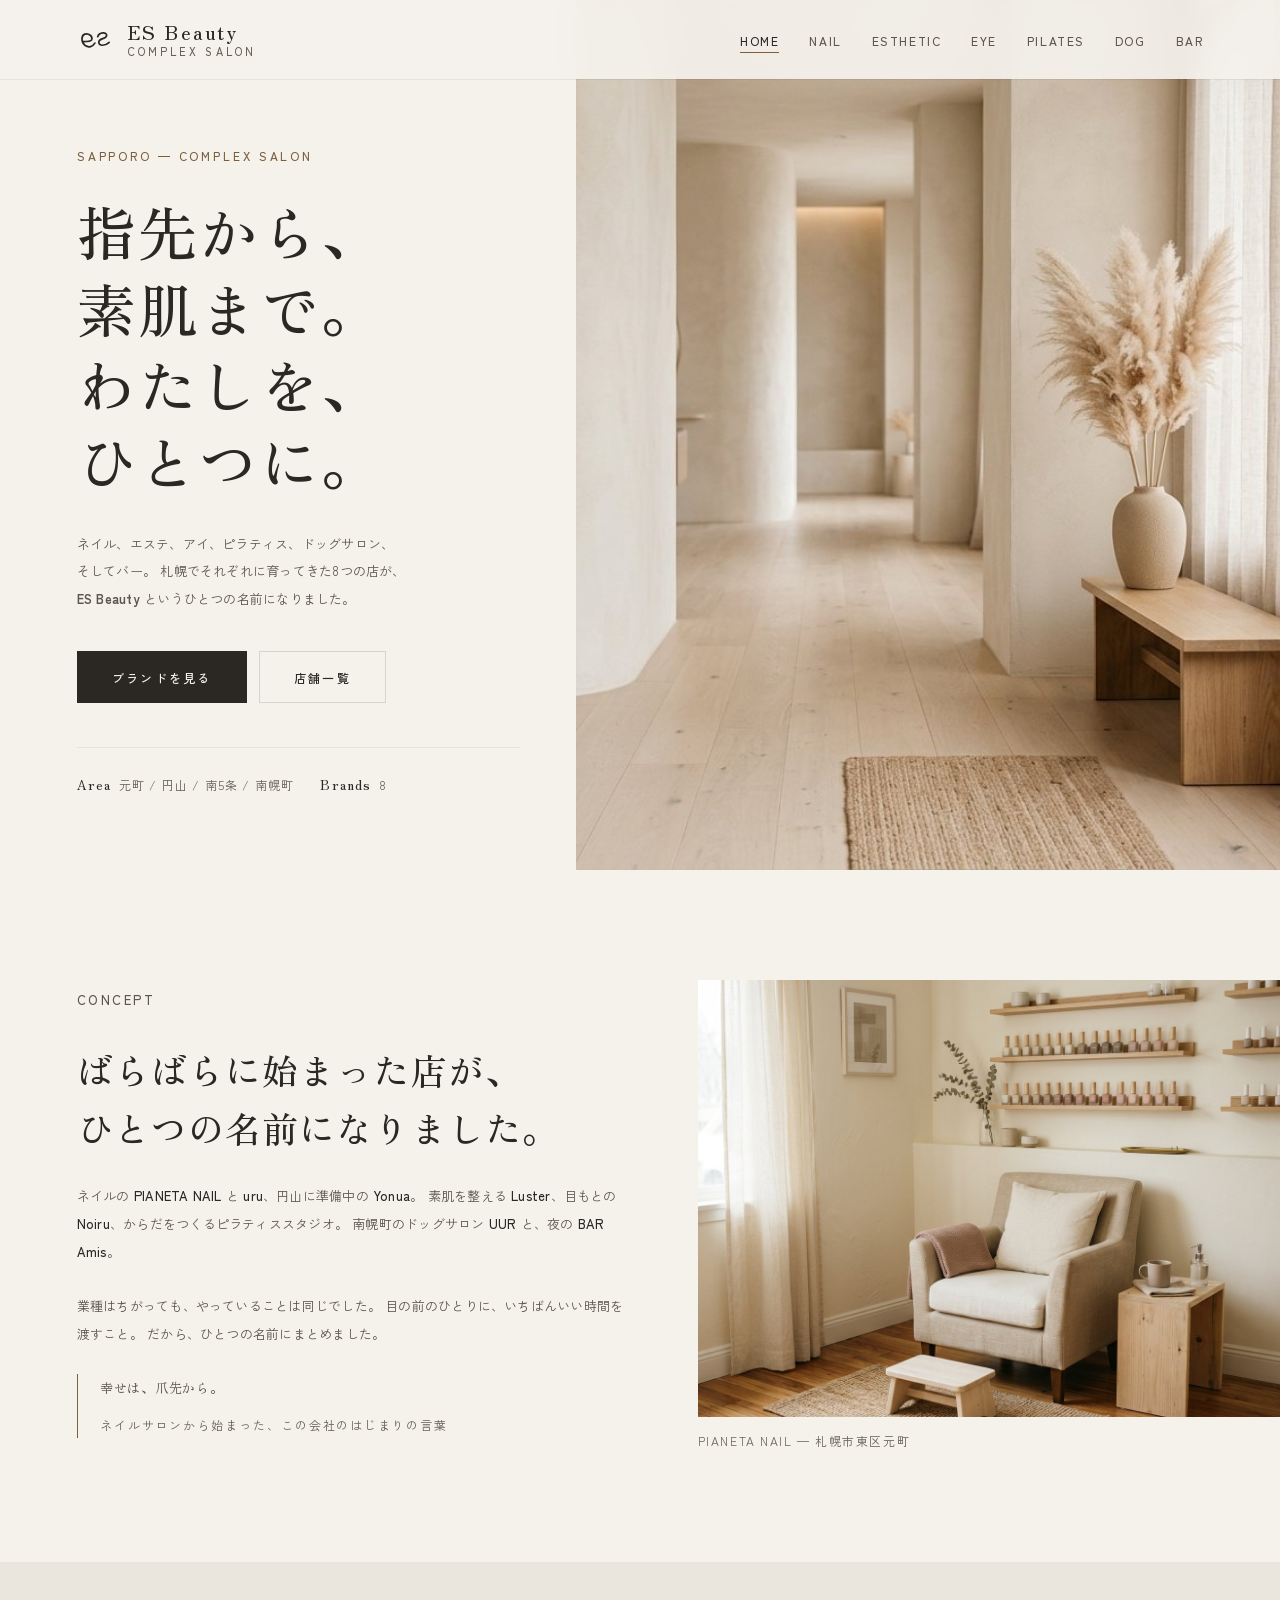
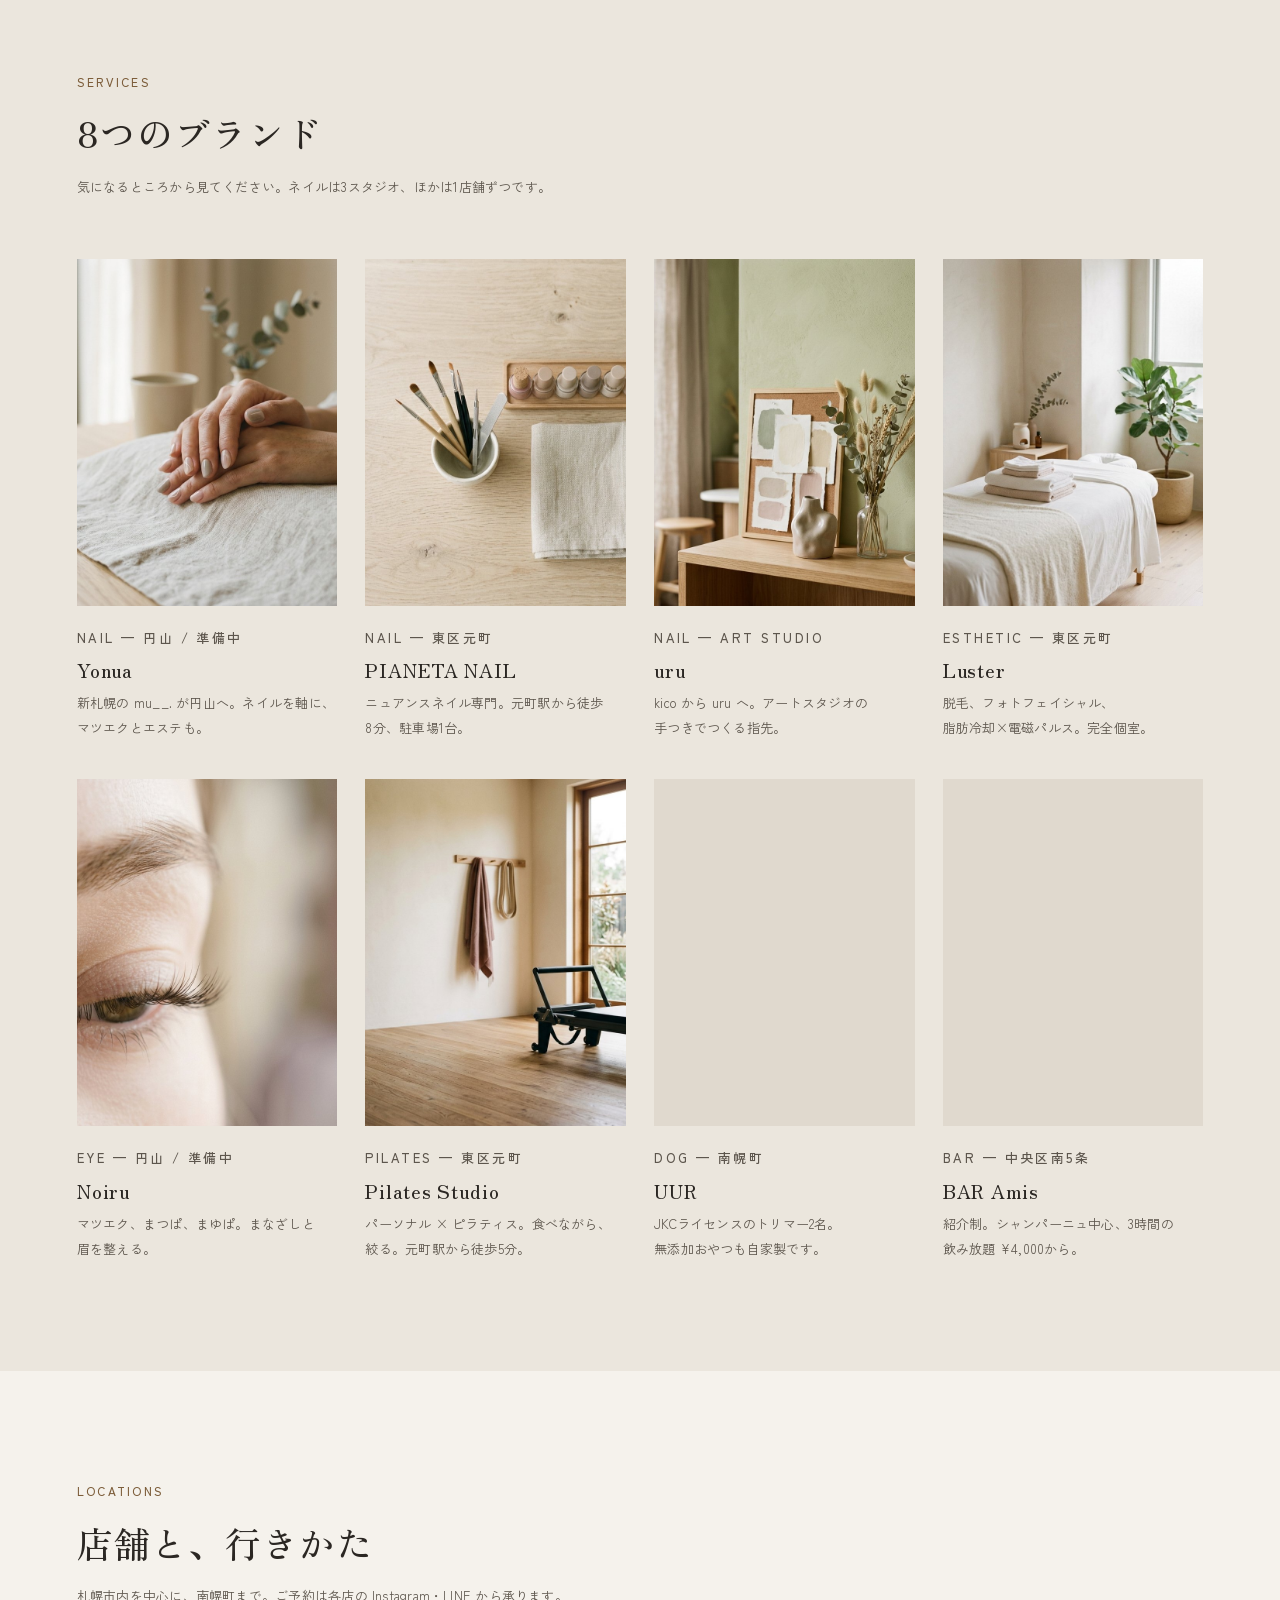
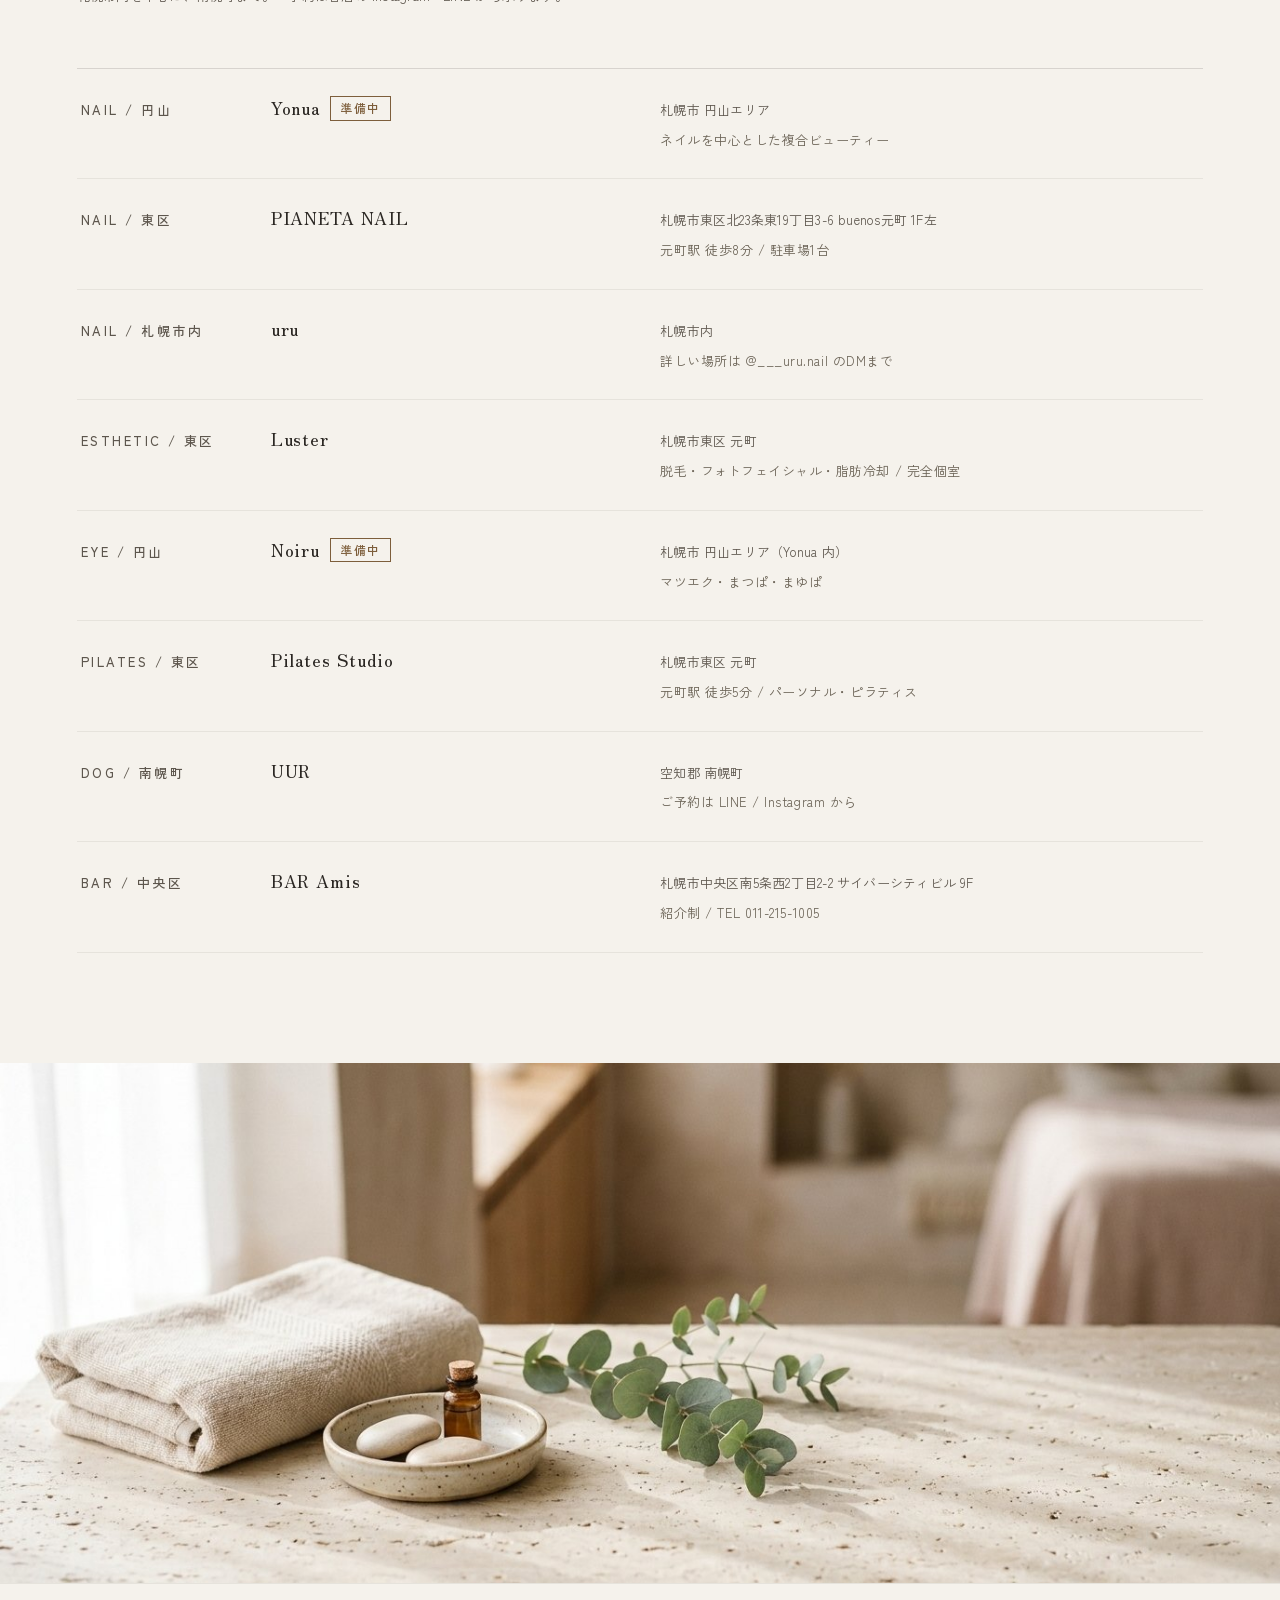
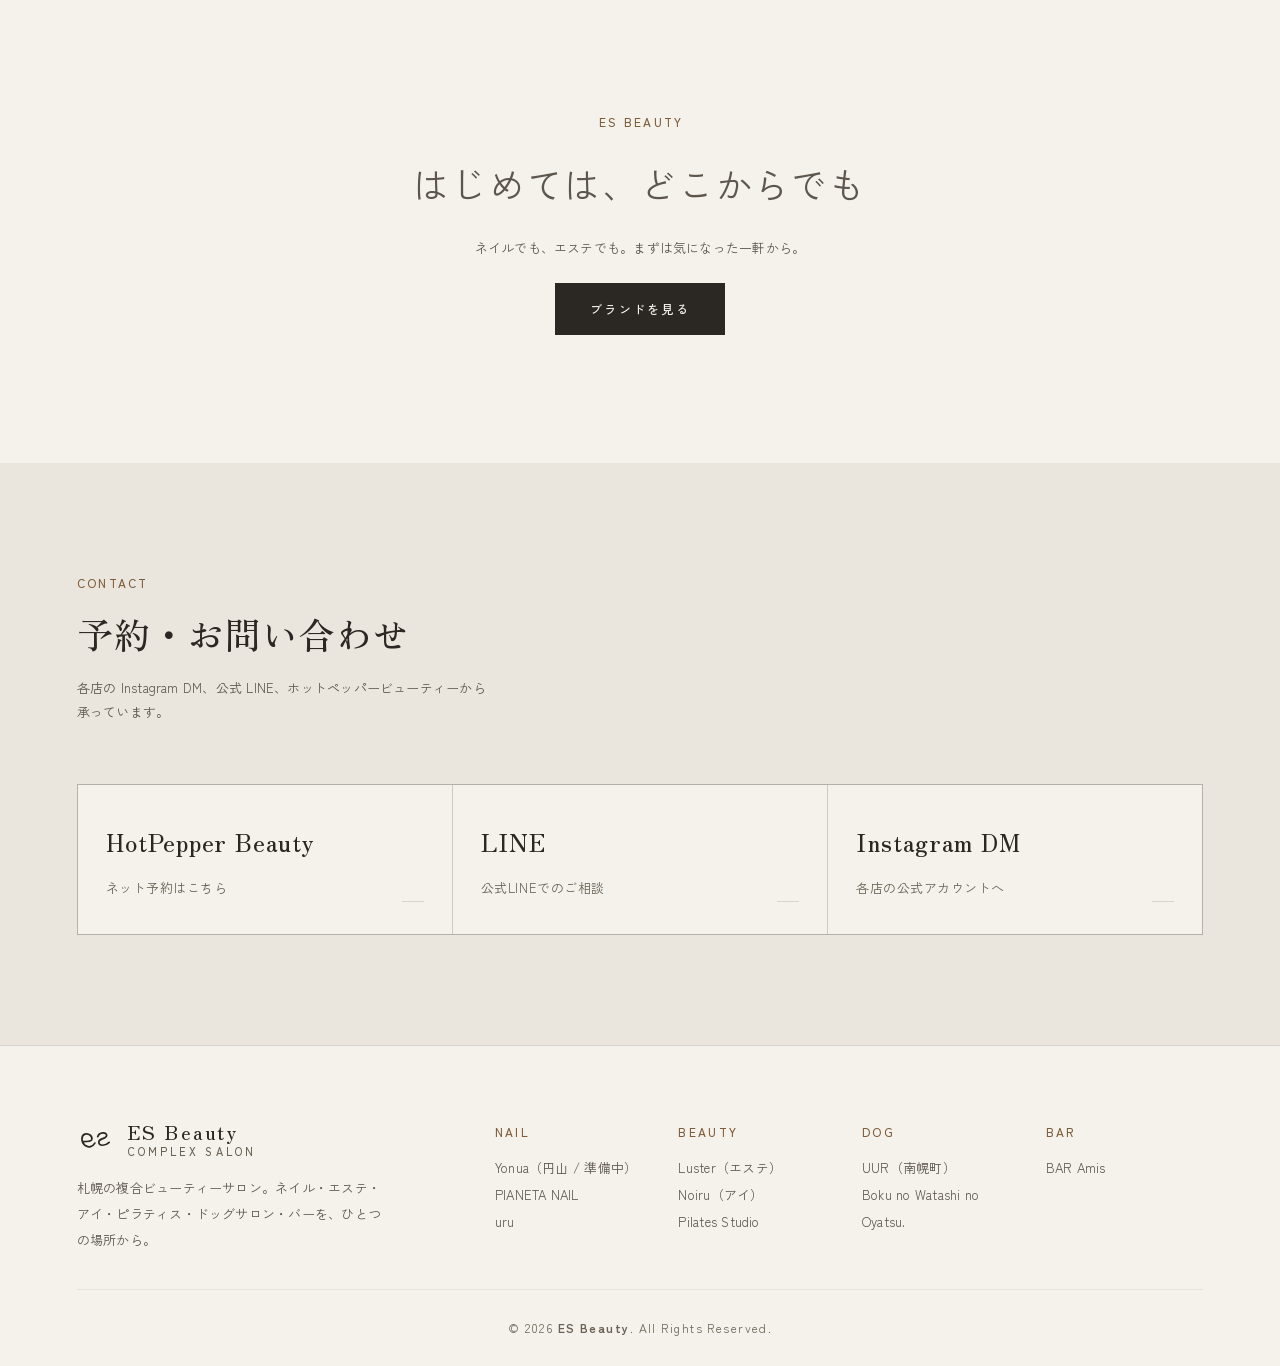
<file: index.html>
<!DOCTYPE html>
<html lang="ja">
<head>
<meta charset="UTF-8">
<meta name="viewport" content="width=device-width, initial-scale=1.0">
<meta name="color-scheme" content="light">
<meta name="theme-color" content="#f5f2ec">
<meta name="description" content="ES Beauty — 札幌の複合ビューティーサロン。ネイル(Yonua / PIANETA NAIL / uru)、エステ(Luster)、アイ(Noiru)、ピラティス、ドッグサロン(UUR)、BAR Amis。">
<title>ES Beauty — 札幌の複合ビューティーサロン</title>
<link rel="canonical" href="https://playmark0227-svg.github.io/shogosan/">
<link rel="icon" type="image/svg+xml" href="favicon.svg">
<meta property="og:type" content="website">
<meta property="og:site_name" content="ES Beauty">
<meta property="og:title" content="ES Beauty — 札幌の複合ビューティーサロン">
<meta property="og:description" content="ネイル・エステ・アイ・ピラティス・ドッグサロン・バー。札幌と南幌町の8ブランド。">
<meta property="og:url" content="https://playmark0227-svg.github.io/shogosan/">
<meta property="og:locale" content="ja_JP">
<meta name="twitter:card" content="summary">
<link rel="preconnect" href="https://fonts.googleapis.com">
<link rel="preconnect" href="https://fonts.gstatic.com" crossorigin>
<link href="https://fonts.googleapis.com/css2?family=Zen+Old+Mincho:wght@400;500&family=Zen+Kaku+Gothic+New:wght@400;500&display=swap" rel="stylesheet">
<link rel="stylesheet" href="css/style.css">
</head>
<body data-page="home">

<header class="header" id="header">
  <div class="header__inner">
    <a href="index.html" class="header__logo" aria-label="ES Beauty">
      <span class="header__logo-mark" aria-hidden="true">
        <svg viewBox="0 0 56 40" class="brandmark" fill="none" aria-hidden="true"><path d="M9,23 C11,23 19,23 20.5,20.5 C22.5,16 16.5,10.5 11,12.5 C5.5,14.5 5.5,24 11.5,28.5 C16.5,32 22,30 25,25 M29,16 C31,9.5 42,9 41.5,14.5 C41,19.5 30.5,18 30.5,23.5 C30.5,29.5 39.5,29.5 45,24" stroke="currentColor" stroke-width="2.4" stroke-linecap="round" stroke-linejoin="round"/></svg>
      </span>
      <span class="header__logo-text"><b data-company>ES Beauty</b><small>complex salon</small></span>
    </a>
    <nav class="nav" id="nav">
      <ul class="nav__list">
        <li><a href="index.html" data-page="home">Home</a></li>
        <li><a href="nail.html" data-page="nail">Nail</a></li>
        <li><a href="esthetic.html" data-page="esthetic">Esthetic</a></li>
        <li><a href="eye.html" data-page="eye">Eye</a></li>
        <li><a href="pilates.html" data-page="pilates">Pilates</a></li>
        <li><a href="dog.html" data-page="dog">Dog</a></li>
        <li><a href="bar.html" data-page="bar">Bar</a></li>
      </ul>
    </nav>
    <button class="nav__toggle" id="navToggle" aria-label="メニューを開く" aria-expanded="false" aria-controls="nav"><span></span><span></span><span></span></button>
  </div>
</header>

<main>

<section class="hero" id="top">
  <div class="hero__panel">
    <p class="hero__kicker">sapporo — complex salon</p>
    <h1 class="hero__title"><span class="line">指先から、</span><span class="line">素肌まで。</span><span class="line">わたしを、</span><span class="line">ひとつに。</span></h1>
    <p class="hero__lead">
      ネイル、エステ、アイ、ピラティス、ドッグサロン、そしてバー。
      札幌でそれぞれに育ってきた8つの店が、<b data-company>ES Beauty</b> というひとつの名前になりました。
    </p>
    <div class="hero__cta">
      <a href="#brands" class="btn btn--primary">ブランドを見る</a>
      <a href="#locations" class="btn btn--ghost">店舗一覧</a>
    </div>
    <ul class="hero__meta">
      <li><b>Area</b>元町 / 円山 / 南5条 / 南幌町</li>
      <li><b>Brands</b>8</li>
    </ul>
  </div>
  <figure class="hero__media">
    <img src="images/hero-home.jpg" alt="ES Beauty のサロン空間" width="1365" height="768" fetchpriority="high" decoding="async">
  </figure>
</section>

<section class="statement" id="concept">
  <div class="container">
    <div class="statement__grid">
      <div class="statement__body">
        <p class="eyebrow">Concept</p>
        <h2 class="statement__title">ばらばらに始まった店が、<br>ひとつの名前になりました。</h2>
        <p>
          ネイルの <strong>PIANETA NAIL</strong> と <strong>uru</strong>、円山に準備中の <strong>Yonua</strong>。
          素肌を整える <strong>Luster</strong>、目もとの <strong>Noiru</strong>、からだをつくるピラティススタジオ。
          南幌町のドッグサロン <strong>UUR</strong> と、夜の <strong>BAR Amis</strong>。
        </p>
        <p>
          業種はちがっても、やっていることは同じでした。
          目の前のひとりに、いちばんいい時間を渡すこと。
          だから、ひとつの名前にまとめました。
        </p>
        <p class="statement__quote">
          幸せは、爪先から。
          <small>ネイルサロンから始まった、この会社のはじまりの言葉</small>
        </p>
      </div>
      <figure class="statement__figure">
        <img src="images/salon-pianeta.jpg" alt="PIANETA NAIL の店内" loading="lazy" decoding="async">
        <figcaption>PIANETA NAIL — 札幌市東区元町</figcaption>
      </figure>
    </div>
  </div>
</section>

<section class="brand-section" id="brands">
  <div class="container">
    <header class="section-head">
      <p class="section-head__en">Services</p>
      <h2 class="section-head__ja">8つのブランド</h2>
      <p class="section-head__desc">気になるところから見てください。ネイルは3スタジオ、ほかは1店舗ずつです。</p>
    </header>

    <div class="brands-grid">
      <a href="nail.html" class="brand-tile">
        <span class="brand-tile__photo"><img src="images/tile-yonua.jpg" alt="" loading="lazy" decoding="async"></span>
        <div class="brand-tile__body">
          <p class="brand-tile__kicker">Nail — 円山 / 準備中</p>
          <h3>Yonua</h3>
          <p>新札幌の mu__. が円山へ。ネイルを軸に、マツエクとエステも。</p>
        </div>
      </a>
      <a href="nail.html" class="brand-tile">
        <span class="brand-tile__photo"><img src="images/tile-pianeta.jpg" alt="" loading="lazy" decoding="async"></span>
        <div class="brand-tile__body">
          <p class="brand-tile__kicker">Nail — 東区元町</p>
          <h3>PIANETA NAIL</h3>
          <p>ニュアンスネイル専門。元町駅から徒歩8分、駐車場1台。</p>
        </div>
      </a>
      <a href="nail.html" class="brand-tile">
        <span class="brand-tile__photo"><img src="images/tile-uru.jpg" alt="" loading="lazy" decoding="async"></span>
        <div class="brand-tile__body">
          <p class="brand-tile__kicker">Nail — art studio</p>
          <h3>uru</h3>
          <p>kico から uru へ。アートスタジオの手つきでつくる指先。</p>
        </div>
      </a>
      <a href="esthetic.html" class="brand-tile">
        <span class="brand-tile__photo"><img src="images/tile-luster.jpg" alt="" loading="lazy" decoding="async"></span>
        <div class="brand-tile__body">
          <p class="brand-tile__kicker">Esthetic — 東区元町</p>
          <h3>Luster</h3>
          <p>脱毛、フォトフェイシャル、脂肪冷却×電磁パルス。完全個室。</p>
        </div>
      </a>
      <a href="eye.html" class="brand-tile">
        <span class="brand-tile__photo"><img src="images/tile-noiru.jpg" alt="" loading="lazy" decoding="async"></span>
        <div class="brand-tile__body">
          <p class="brand-tile__kicker">Eye — 円山 / 準備中</p>
          <h3>Noiru</h3>
          <p>マツエク、まつぱ、まゆぱ。まなざしと眉を整える。</p>
        </div>
      </a>
      <a href="pilates.html" class="brand-tile">
        <span class="brand-tile__photo"><img src="images/tile-pilates.jpg" alt="" loading="lazy" decoding="async"></span>
        <div class="brand-tile__body">
          <p class="brand-tile__kicker">Pilates — 東区元町</p>
          <h3>Pilates Studio</h3>
          <p>パーソナル × ピラティス。食べながら、絞る。元町駅から徒歩5分。</p>
        </div>
      </a>
      <a href="dog.html" class="brand-tile">
        <span class="brand-tile__photo"><img src="images/tile-uur.jpg" alt="" loading="lazy" decoding="async"></span>
        <div class="brand-tile__body">
          <p class="brand-tile__kicker">Dog — 南幌町</p>
          <h3>UUR</h3>
          <p>JKCライセンスのトリマー2名。無添加おやつも自家製です。</p>
        </div>
      </a>
      <a href="bar.html" class="brand-tile">
        <span class="brand-tile__photo"><img src="images/tile-bar.jpg" alt="" loading="lazy" decoding="async"></span>
        <div class="brand-tile__body">
          <p class="brand-tile__kicker">Bar — 中央区南5条</p>
          <h3>BAR Amis</h3>
          <p>紹介制。シャンパーニュ中心、3時間の飲み放題 ¥4,000から。</p>
        </div>
      </a>
    </div>
  </div>
</section>

<section class="access" id="locations">
  <div class="container">
    <header class="section-head">
      <p class="section-head__en">Locations</p>
      <h2 class="section-head__ja">店舗と、行きかた</h2>
      <p class="section-head__desc">札幌市内を中心に、南幌町まで。ご予約は各店の Instagram・LINE から承ります。</p>
    </header>
    <div class="access-list">
      <a href="nail.html" class="access-item">
        <p class="access-item__cat">Nail / 円山</p>
        <h3>Yonua<small>準備中</small></h3>
        <p>札幌市 円山エリア<small>ネイルを中心とした複合ビューティー</small></p>
      </a>
      <a href="nail.html" class="access-item">
        <p class="access-item__cat">Nail / 東区</p>
        <h3>PIANETA NAIL</h3>
        <p>札幌市東区北23条東19丁目3-6 buenos元町 1F左<small>元町駅 徒歩8分 / 駐車場1台</small></p>
      </a>
      <a href="nail.html" class="access-item">
        <p class="access-item__cat">Nail / 札幌市内</p>
        <h3>uru</h3>
        <p>札幌市内<small>詳しい場所は @___uru.nail のDMまで</small></p>
      </a>
      <a href="esthetic.html" class="access-item">
        <p class="access-item__cat">Esthetic / 東区</p>
        <h3>Luster</h3>
        <p>札幌市東区 元町<small>脱毛・フォトフェイシャル・脂肪冷却 / 完全個室</small></p>
      </a>
      <a href="eye.html" class="access-item">
        <p class="access-item__cat">Eye / 円山</p>
        <h3>Noiru<small>準備中</small></h3>
        <p>札幌市 円山エリア（Yonua 内）<small>マツエク・まつぱ・まゆぱ</small></p>
      </a>
      <a href="pilates.html" class="access-item">
        <p class="access-item__cat">Pilates / 東区</p>
        <h3>Pilates Studio</h3>
        <p>札幌市東区 元町<small>元町駅 徒歩5分 / パーソナル・ピラティス</small></p>
      </a>
      <a href="dog.html" class="access-item">
        <p class="access-item__cat">Dog / 南幌町</p>
        <h3>UUR</h3>
        <p>空知郡 南幌町<small>ご予約は LINE / Instagram から</small></p>
      </a>
      <a href="bar.html" class="access-item">
        <p class="access-item__cat">Bar / 中央区</p>
        <h3>BAR Amis</h3>
        <p>札幌市中央区南5条西2丁目2-2 サイバーシティビル 9F<small>紹介制 / TEL 011-215-1005</small></p>
      </a>
    </div>
  </div>
</section>

<figure class="band">
  <img src="images/concept.jpg" alt="" loading="lazy" decoding="async">
</figure>

<section class="cta-band">
  <div class="container">
    <div class="cta-band__inner">
      <p class="cta-band__kicker" data-company>ES Beauty</p>
      <p class="cta-band__title">はじめては、どこからでも</p>
      <p class="cta-band__note">ネイルでも、エステでも。まずは気になった一軒から。</p>
      <a href="#brands" class="btn btn--primary">ブランドを見る</a>
    </div>
  </div>
</section>

<section class="contact" id="contact">
  <div class="container">
    <header class="section-head">
      <p class="section-head__en">Contact</p>
      <h2 class="section-head__ja">予約・お問い合わせ</h2>
      <p class="section-head__desc">各店の Instagram DM、公式 LINE、ホットペッパービューティーから承っています。</p>
    </header>
    <div class="contact-grid">
      <a href="https://beauty.hotpepper.jp/" class="contact-card" target="_blank" rel="noopener">
        <strong>HotPepper Beauty</strong>
        <small>ネット予約はこちら</small>
      </a>
      <a href="https://lin.ee/GeuPyLI" class="contact-card" target="_blank" rel="noopener">
        <strong>LINE</strong>
        <small>公式LINEでのご相談</small>
      </a>
      <a href="https://www.instagram.com/" class="contact-card" target="_blank" rel="noopener">
        <strong>Instagram DM</strong>
        <small>各店の公式アカウントへ</small>
      </a>
    </div>
  </div>
</section>

</main>

<footer class="footer">
  <div class="container">
    <div class="footer__top">
      <div class="footer__brand">
        <a href="index.html" class="header__logo">
          <span class="header__logo-mark" aria-hidden="true">
            <svg viewBox="0 0 56 40" class="brandmark" fill="none" aria-hidden="true"><path d="M9,23 C11,23 19,23 20.5,20.5 C22.5,16 16.5,10.5 11,12.5 C5.5,14.5 5.5,24 11.5,28.5 C16.5,32 22,30 25,25 M29,16 C31,9.5 42,9 41.5,14.5 C41,19.5 30.5,18 30.5,23.5 C30.5,29.5 39.5,29.5 45,24" stroke="currentColor" stroke-width="2.4" stroke-linecap="round" stroke-linejoin="round"/></svg>
          </span>
          <span class="header__logo-text"><b data-company>ES Beauty</b><small>complex salon</small></span>
        </a>
        <p>札幌の複合ビューティーサロン。ネイル・エステ・アイ・ピラティス・ドッグサロン・バーを、ひとつの場所から。</p>
      </div>
      <div class="footer__cols">
        <div><h4>Nail</h4><ul><li><a href="nail.html">Yonua（円山 / 準備中）</a></li><li><a href="nail.html">PIANETA NAIL</a></li><li><a href="nail.html">uru</a></li></ul></div>
        <div><h4>Beauty</h4><ul><li><a href="esthetic.html">Luster（エステ）</a></li><li><a href="eye.html">Noiru（アイ）</a></li><li><a href="pilates.html">Pilates Studio</a></li></ul></div>
        <div><h4>Dog</h4><ul><li><a href="dog.html">UUR（南幌町）</a></li><li><a href="dog.html">Boku no Watashi no Oyatsu.</a></li></ul></div>
        <div><h4>Bar</h4><ul><li><a href="bar.html">BAR Amis</a></li></ul></div>
      </div>
    </div>
    <p class="footer__copy">© <span id="year"></span> <b data-company>ES Beauty</b>. All Rights Reserved.</p>
  </div>
</footer>

<script src="js/config.js" defer></script>
<script src="js/main.js" defer></script>
</body>
</html>
</file>
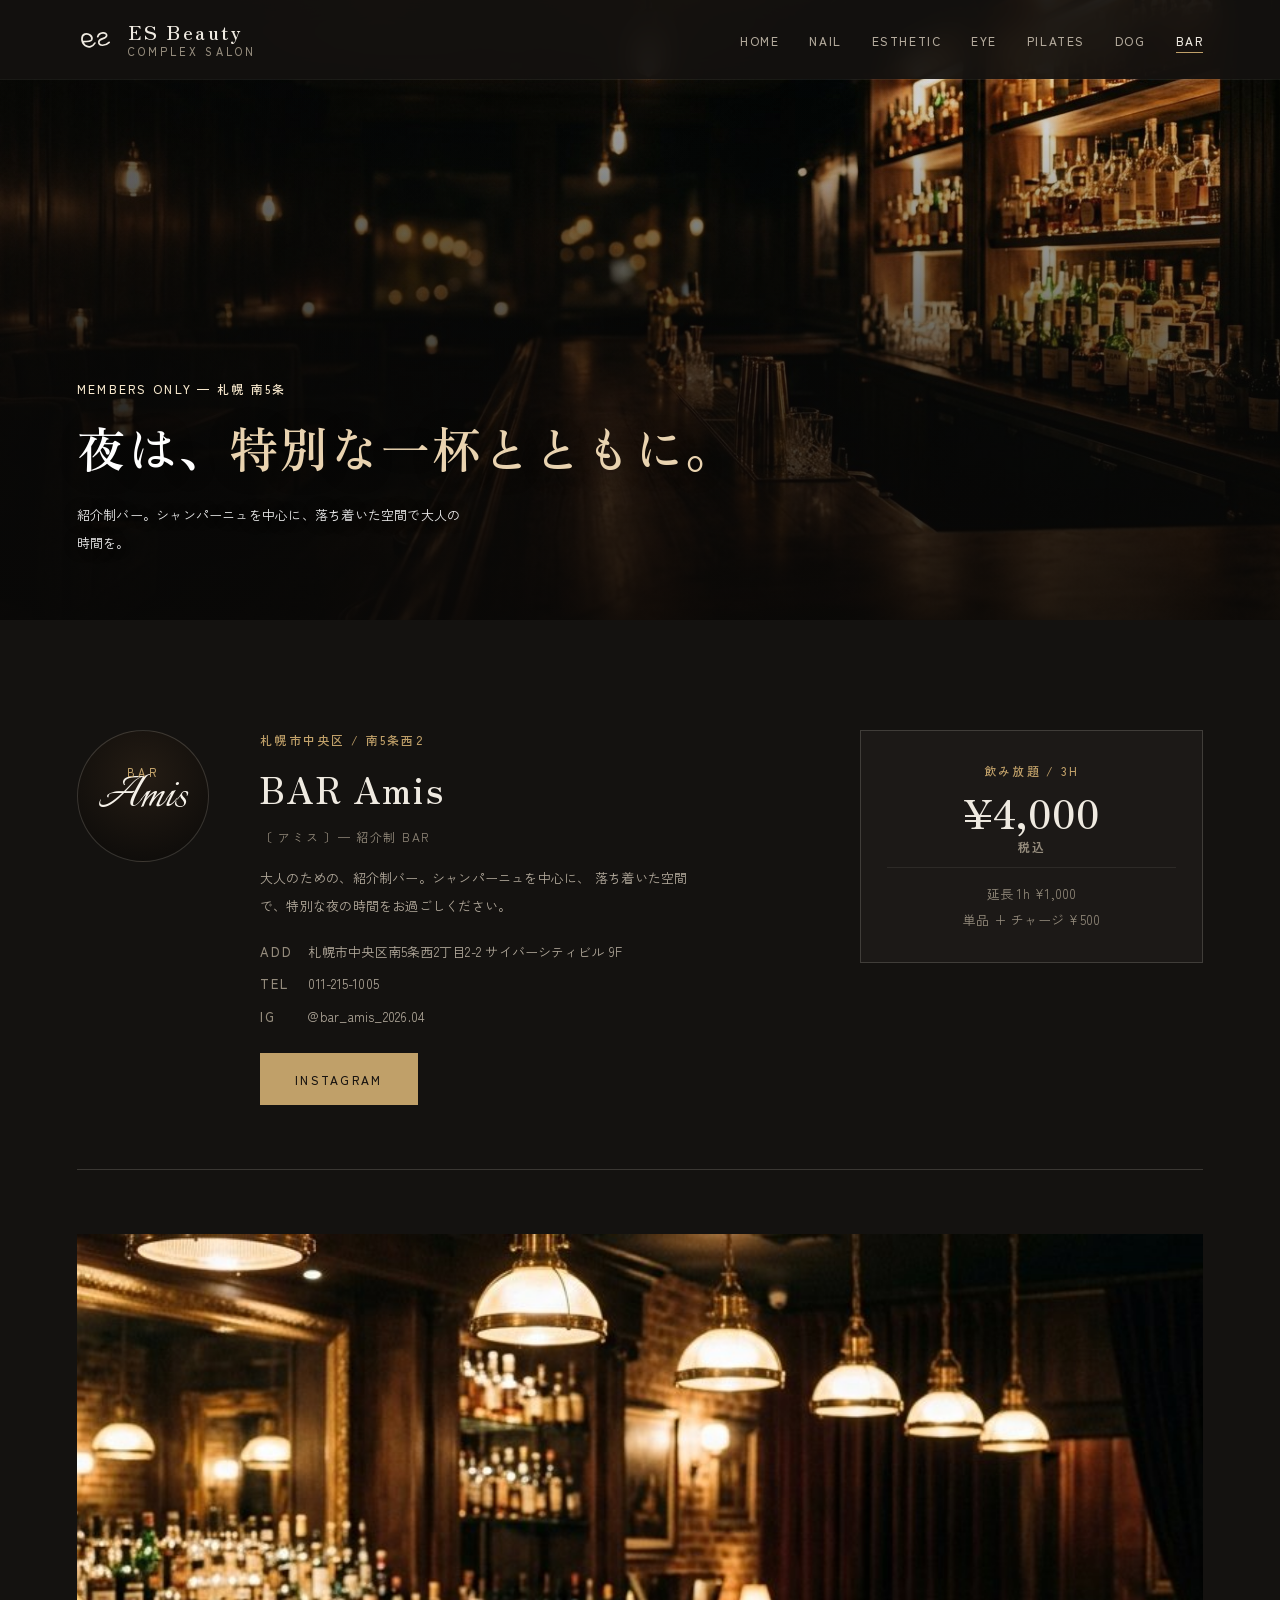
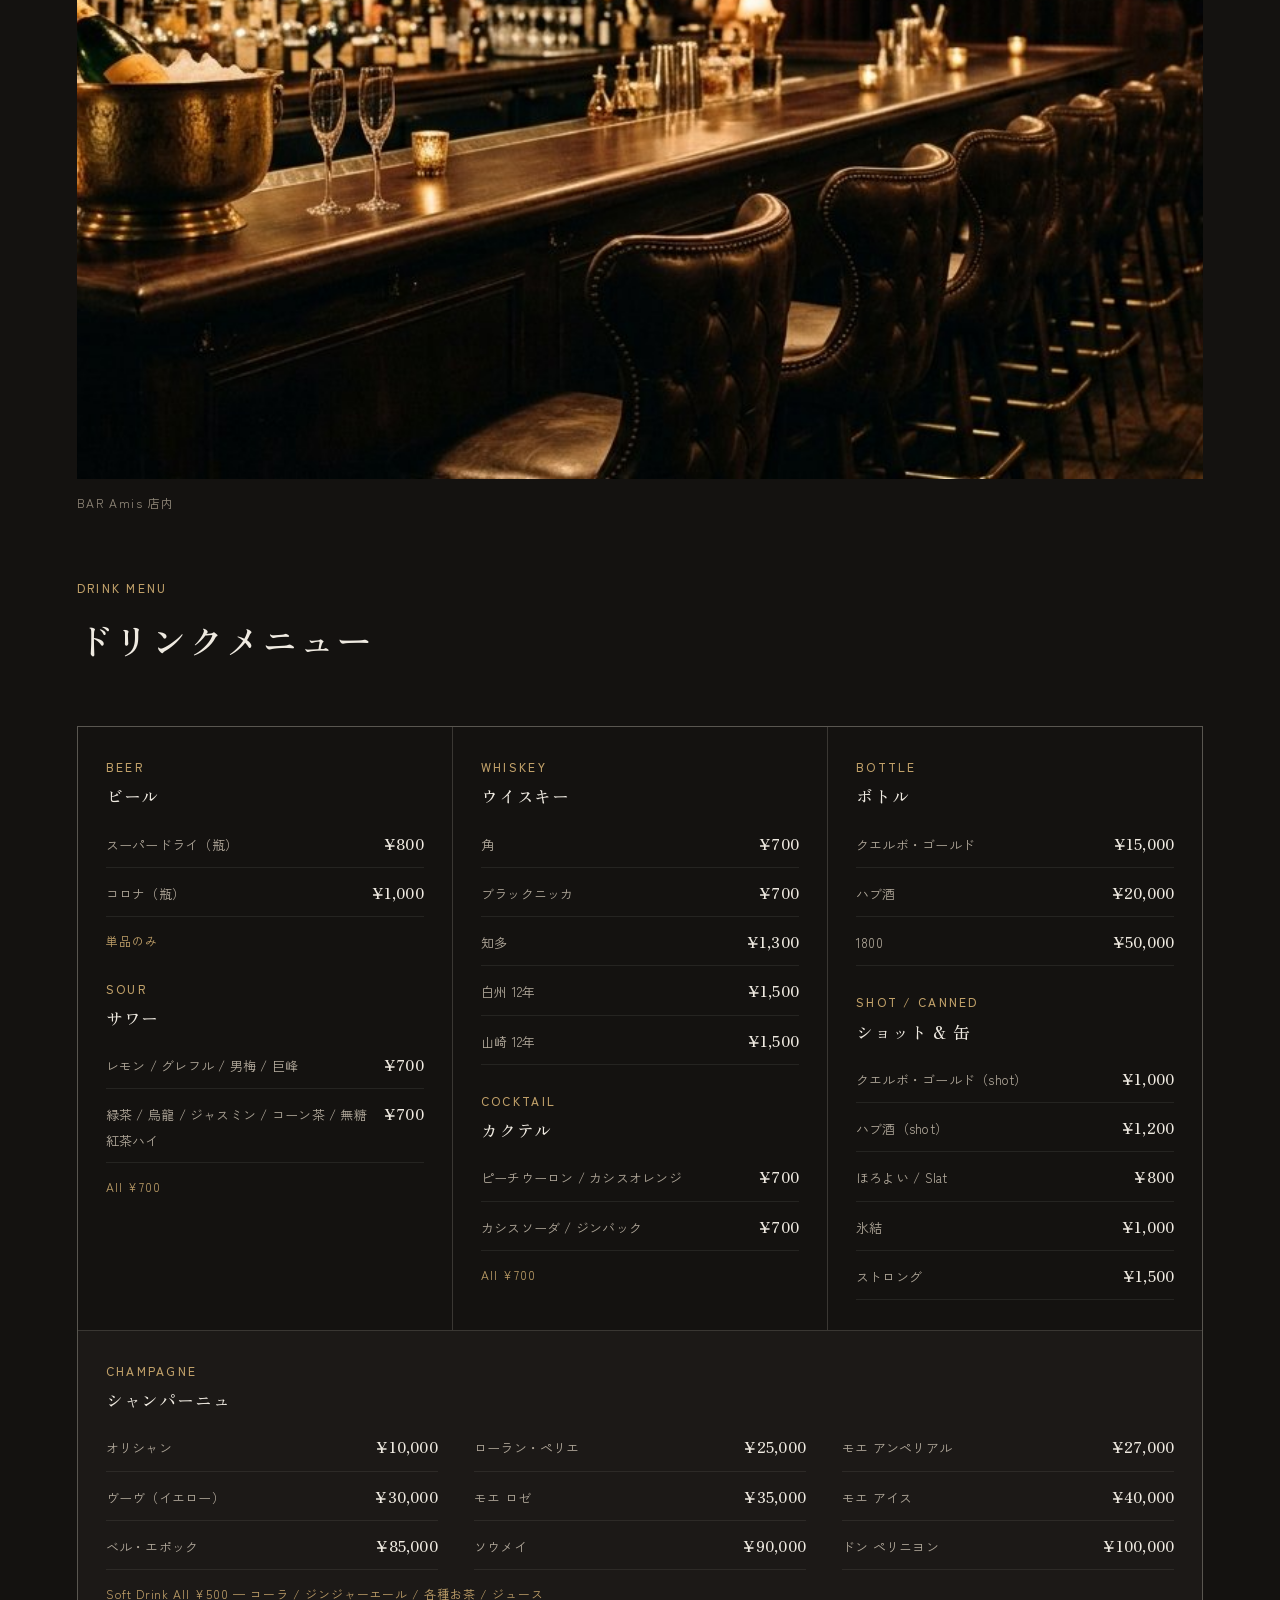
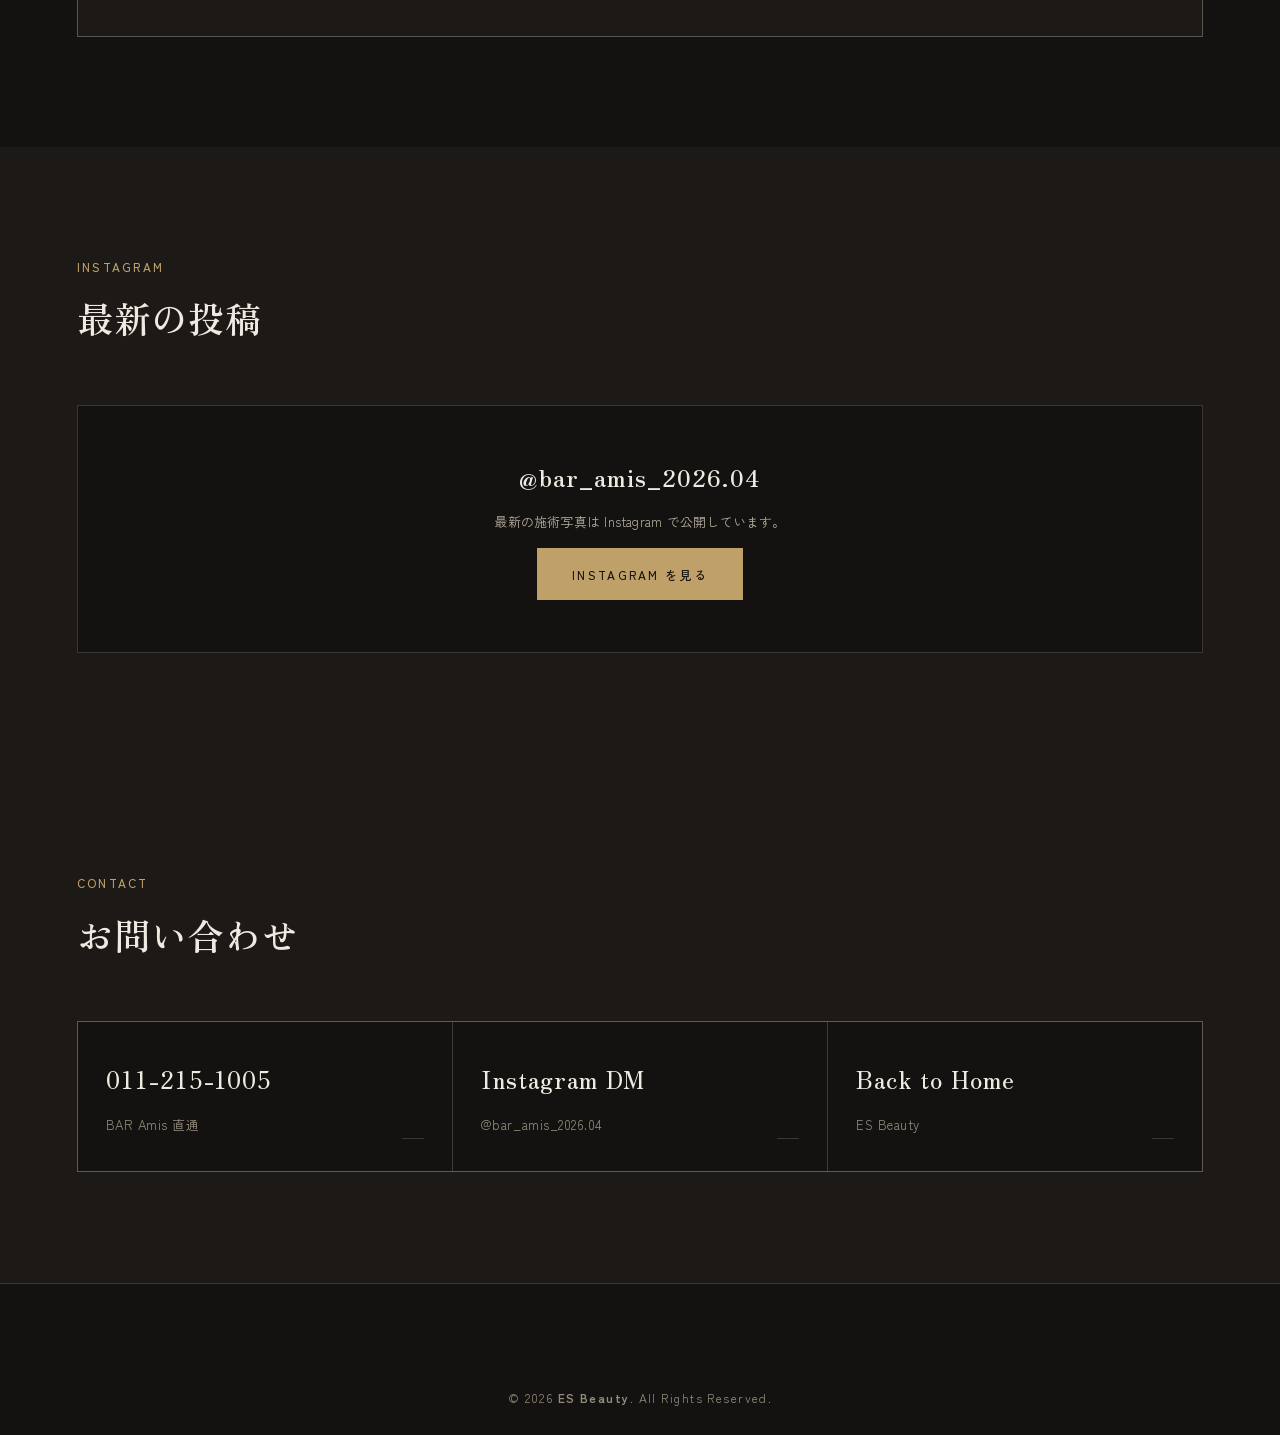
<file: bar.html>
<!DOCTYPE html>
<html lang="ja">
<head>
<meta charset="UTF-8">
<meta name="viewport" content="width=device-width, initial-scale=1.0">
<meta name="color-scheme" content="dark">
<meta name="theme-color" content="#141210">
<meta name="description" content="BAR Amis — ES Beauty の紹介制バー。札幌・南5条、シャンパーニュと夜の時間。">
<title>BAR Amis | ES Beauty</title>
<link rel="canonical" href="https://playmark0227-svg.github.io/shogosan/bar.html">
<link rel="icon" type="image/svg+xml" href="favicon.svg">
<meta property="og:type" content="website">
<meta property="og:site_name" content="ES Beauty">
<meta property="og:title" content="BAR Amis | ES Beauty">
<meta property="og:description" content="BAR Amis — ES Beauty の紹介制バー。札幌・南5条、シャンパーニュと夜の時間。">
<meta property="og:url" content="https://playmark0227-svg.github.io/shogosan/bar.html">
<meta property="og:locale" content="ja_JP">
<meta name="twitter:card" content="summary">
<link rel="preconnect" href="https://fonts.googleapis.com">
<link rel="preconnect" href="https://fonts.gstatic.com" crossorigin>
<link href="https://fonts.googleapis.com/css2?family=Zen+Old+Mincho:wght@400;500;600&family=Zen+Kaku+Gothic+New:wght@400;500&family=Italianno&display=swap" rel="stylesheet">
<link rel="stylesheet" href="css/style.css">
</head>
<body data-page="bar">

<header class="header" id="header">
  <div class="header__inner">
    <a href="index.html" class="header__logo" aria-label="ES Beauty">
      <span class="header__logo-mark" aria-hidden="true">
        <svg viewBox="0 0 56 40" class="brandmark" fill="none" aria-hidden="true"><path d="M9,23 C11,23 19,23 20.5,20.5 C22.5,16 16.5,10.5 11,12.5 C5.5,14.5 5.5,24 11.5,28.5 C16.5,32 22,30 25,25 M29,16 C31,9.5 42,9 41.5,14.5 C41,19.5 30.5,18 30.5,23.5 C30.5,29.5 39.5,29.5 45,24" stroke="currentColor" stroke-width="2.4" stroke-linecap="round" stroke-linejoin="round"/></svg>
      </span>
      <span class="header__logo-text"><b data-company>ES Beauty</b><small>complex salon</small></span>
    </a>
    <nav class="nav" id="nav">
      <ul class="nav__list">
        <li><a href="index.html" data-page="home">Home</a></li>
        <li><a href="nail.html" data-page="nail">Nail</a></li>
        <li><a href="esthetic.html" data-page="esthetic">Esthetic</a></li>
        <li><a href="eye.html" data-page="eye">Eye</a></li>
        <li><a href="pilates.html" data-page="pilates">Pilates</a></li>
        <li><a href="dog.html" data-page="dog">Dog</a></li>
        <li><a href="bar.html" data-page="bar">Bar</a></li>
      </ul>
    </nav>
    <button class="nav__toggle" id="navToggle" aria-label="メニューを開く" aria-expanded="false" aria-controls="nav"><span></span><span></span><span></span></button>
  </div>
</header>

<main>

<section class="page-hero">
  <div class="page-hero__bg" aria-hidden="true"><img src="images/hero-bar.jpg" alt="" width="1365" height="768" fetchpriority="high" decoding="async"></div>
  <div class="container">
    <p class="page-hero__kicker">Members Only — 札幌 南5条</p>
    <h1 class="page-hero__title">夜は、<em>特別な一杯とともに。</em></h1>
    <p class="page-hero__lead">紹介制バー。シャンパーニュを中心に、落ち着いた空間で大人の時間を。</p>
  </div>
</section>


<section class="bar bar--page">
  <div class="container">

    <div class="bar__head">
      <div class="bar__logo"><b>BAR</b><span>Amis</span></div>
      <div class="bar__intro">
        <p class="bar__area">札幌市中央区 / 南5条西2</p>
        <h3 class="bar__name">BAR Amis</h3>
        <p class="bar__catch">〔 アミス 〕— 紹介制 BAR</p>
        <p class="bar__desc">
          大人のための、紹介制バー。シャンパーニュを中心に、
          落ち着いた空間で、特別な夜の時間をお過ごしください。
        </p>
        <dl class="bar__meta">
          <dt>ADD</dt><dd>札幌市中央区南5条西2丁目2-2 サイバーシティビル 9F</dd>
          <dt>TEL</dt><dd>011-215-1005</dd>
          <dt>IG</dt><dd>@bar_amis_2026.04</dd>
        </dl>
        <a class="btn btn--primary" href="https://www.instagram.com/bar_amis_2026.04/" target="_blank" rel="noopener">Instagram</a>
      </div>
      <div class="bar__plan">
        <p class="bar__plan-label">飲み放題 / 3h</p>
        <p class="bar__plan-price"><b>¥4,000</b><small>税込</small></p>
        <p class="bar__plan-sub">延長 1h ¥1,000<br>単品 + チャージ ¥500</p>
      </div>
    </div>

    <figure class="media-slot" style="margin-bottom:64px;aspect-ratio:21/9">
      <img src="images/bar-interior.jpg" alt="BAR Amis 店内" loading="lazy" decoding="async">
      <figcaption class="media-slot__label">BAR Amis 店内</figcaption>
    </figure>

    <header class="section-head">
      <p class="section-head__en">Drink Menu</p>
      <h2 class="section-head__ja">ドリンクメニュー</h2>
    </header>

    <div class="bar-menu">
      <div class="bar-cat">
        <div class="bar-sub">
          <p class="bar-cat__name">Beer</p>
          <p class="bar-cat__jp">ビール</p>
          <ul class="bar-list">
            <li><span>スーパードライ（瓶）</span><b>¥800</b></li>
            <li><span>コロナ（瓶）</span><b>¥1,000</b></li>
          </ul>
          <p class="bar-list__note">単品のみ</p>
        </div>
        <div class="bar-sub">
          <p class="bar-cat__name">Sour</p>
          <p class="bar-cat__jp">サワー</p>
          <ul class="bar-list">
            <li><span>レモン / グレフル / 男梅 / 巨峰</span><b>¥700</b></li>
            <li><span>緑茶 / 烏龍 / ジャスミン / コーン茶 / 無糖紅茶ハイ</span><b>¥700</b></li>
          </ul>
          <p class="bar-list__note">All ¥700</p>
        </div>
      </div>

      <div class="bar-cat">
        <div class="bar-sub">
          <p class="bar-cat__name">Whiskey</p>
          <p class="bar-cat__jp">ウイスキー</p>
          <ul class="bar-list">
            <li><span>角</span><b>¥700</b></li>
            <li><span>ブラックニッカ</span><b>¥700</b></li>
            <li><span>知多</span><b>¥1,300</b></li>
            <li><span>白州 12年</span><b>¥1,500</b></li>
            <li><span>山崎 12年</span><b>¥1,500</b></li>
          </ul>
        </div>
        <div class="bar-sub">
          <p class="bar-cat__name">Cocktail</p>
          <p class="bar-cat__jp">カクテル</p>
          <ul class="bar-list">
            <li><span>ピーチウーロン / カシスオレンジ</span><b>¥700</b></li>
            <li><span>カシスソーダ / ジンバック</span><b>¥700</b></li>
          </ul>
          <p class="bar-list__note">All ¥700</p>
        </div>
      </div>

      <div class="bar-cat">
        <div class="bar-sub">
          <p class="bar-cat__name">Bottle</p>
          <p class="bar-cat__jp">ボトル</p>
          <ul class="bar-list">
            <li><span>クエルボ・ゴールド</span><b>¥15,000</b></li>
            <li><span>ハブ酒</span><b>¥20,000</b></li>
            <li><span>1800</span><b>¥50,000</b></li>
          </ul>
        </div>
        <div class="bar-sub">
          <p class="bar-cat__name">Shot / Canned</p>
          <p class="bar-cat__jp">ショット & 缶</p>
          <ul class="bar-list">
            <li><span>クエルボ・ゴールド（shot）</span><b>¥1,000</b></li>
            <li><span>ハブ酒（shot）</span><b>¥1,200</b></li>
            <li><span>ほろよい / Slat</span><b>¥800</b></li>
            <li><span>氷結</span><b>¥1,000</b></li>
            <li><span>ストロング</span><b>¥1,500</b></li>
          </ul>
        </div>
      </div>

      <div class="bar-cat bar-cat--feature">
        <p class="bar-cat__name">Champagne</p>
        <p class="bar-cat__jp">シャンパーニュ</p>
        <ul class="bar-list">
          <li><span>オリシャン</span><b>¥10,000</b></li>
          <li><span>ローラン・ペリエ</span><b>¥25,000</b></li>
          <li><span>モエ アンペリアル</span><b>¥27,000</b></li>
          <li><span>ヴーヴ（イエロー）</span><b>¥30,000</b></li>
          <li><span>モエ ロゼ</span><b>¥35,000</b></li>
          <li><span>モエ アイス</span><b>¥40,000</b></li>
          <li><span>ベル・エポック</span><b>¥85,000</b></li>
          <li><span>ソウメイ</span><b>¥90,000</b></li>
          <li><span>ドン ペリニヨン</span><b>¥100,000</b></li>
        </ul>
        <p class="bar-list__note">Soft Drink All ¥500 — コーラ / ジンジャーエール / 各種お茶 / ジュース</p>
      </div>
    </div>
  </div>
</section>

<section class="instagram">
  <div class="container">
    <header class="section-head">
      <p class="section-head__en">Instagram</p>
      <h2 class="section-head__ja">最新の投稿</h2>
    </header>
    <div class="ig-feed" id="igFeed" data-accounts="bar_amis_2026.04" aria-live="polite">
      <div class="ig-loading"><p>Loading…</p></div>
    </div>
  </div>
</section>

<section class="contact">
  <div class="container">
    <header class="section-head">
      <p class="section-head__en">Contact</p>
      <h2 class="section-head__ja">お問い合わせ</h2>
    </header>
    <div class="contact-grid">
      <a href="tel:011-215-1005" class="contact-card">
        <strong>011-215-1005</strong><small>BAR Amis 直通</small>
      </a>
      <a href="https://www.instagram.com/bar_amis_2026.04/" class="contact-card" target="_blank" rel="noopener">
        <strong>Instagram DM</strong><small>@bar_amis_2026.04</small>
      </a>
      <a href="index.html" class="contact-card">
        <strong>Back to Home</strong><small>ES Beauty</small>
      </a>
    </div>
  </div>
</section>

</main>

<footer class="footer">
  <div class="container">
    <p class="footer__copy">© <span id="year"></span> <b data-company>ES Beauty</b>. All Rights Reserved.</p>
  </div>
</footer>

<script src="js/config.js" defer></script>
<script src="js/main.js" defer></script>
</body>
</html>
</file>
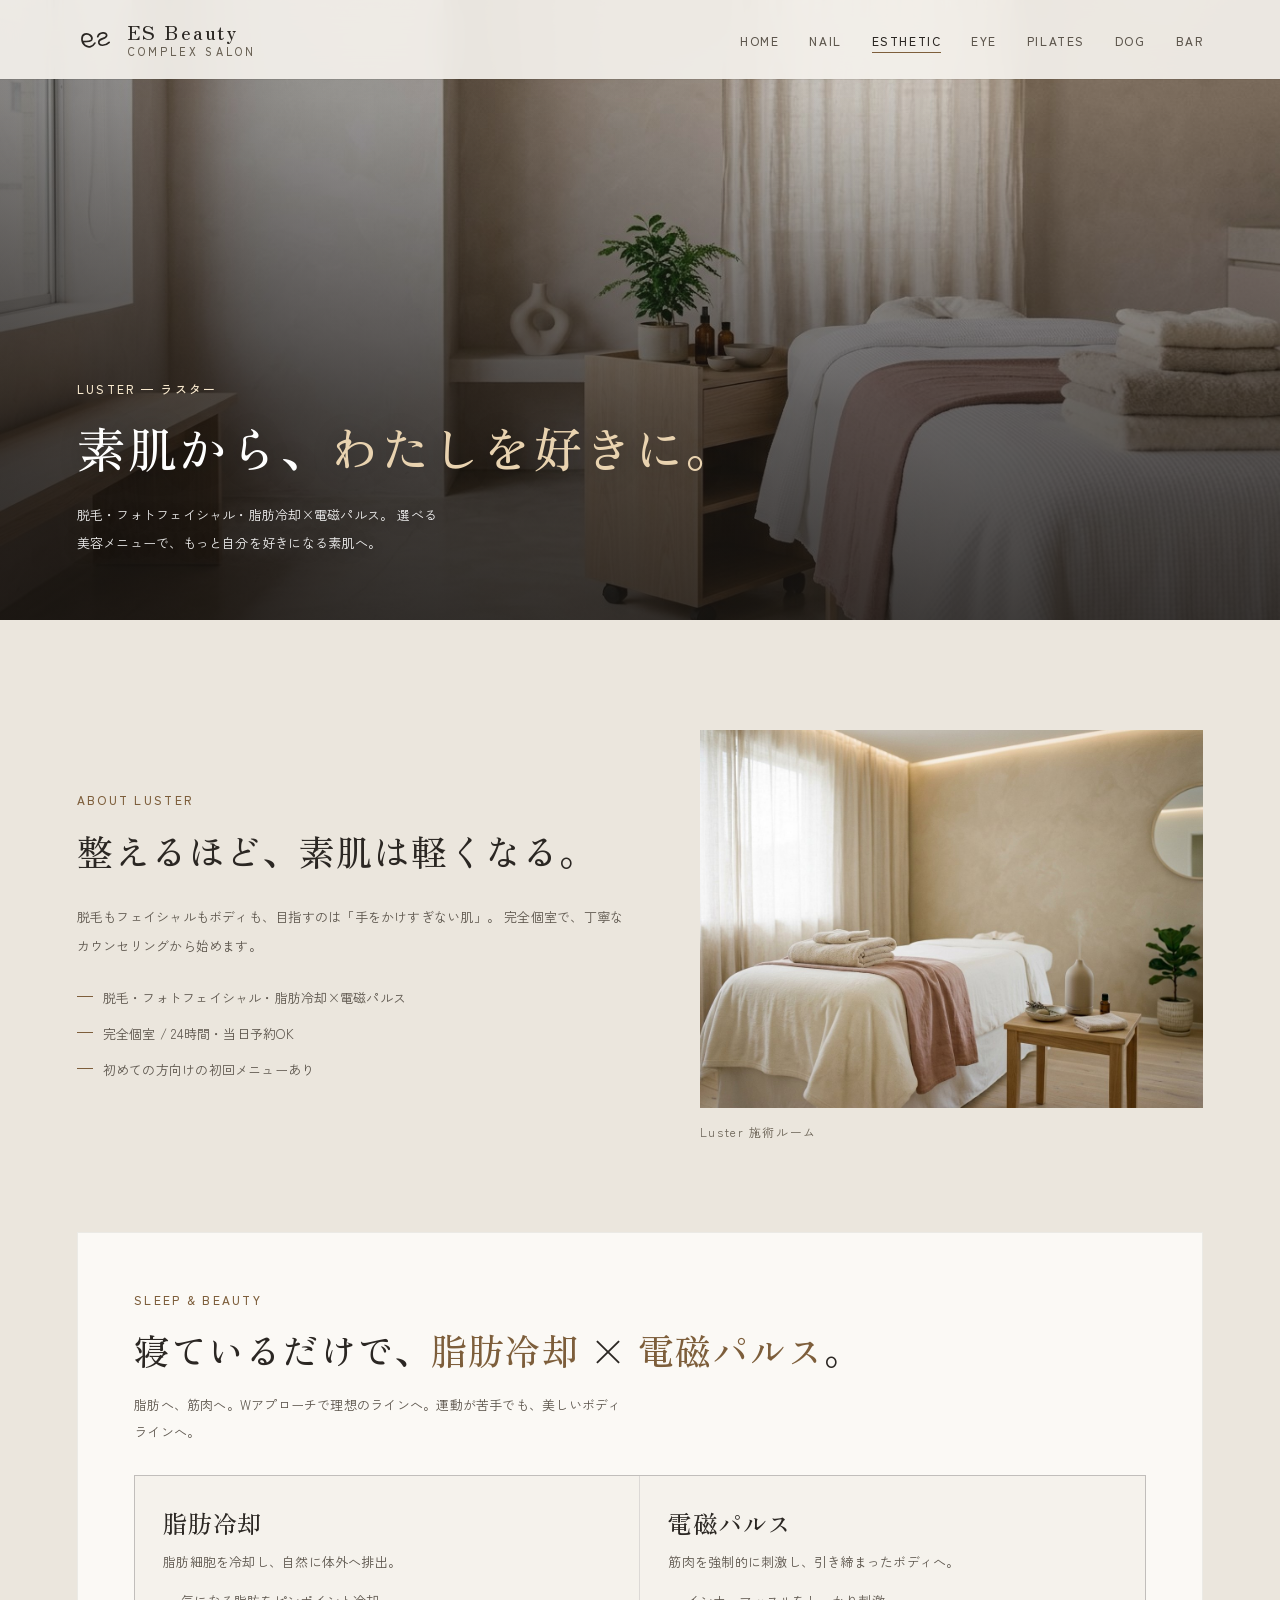
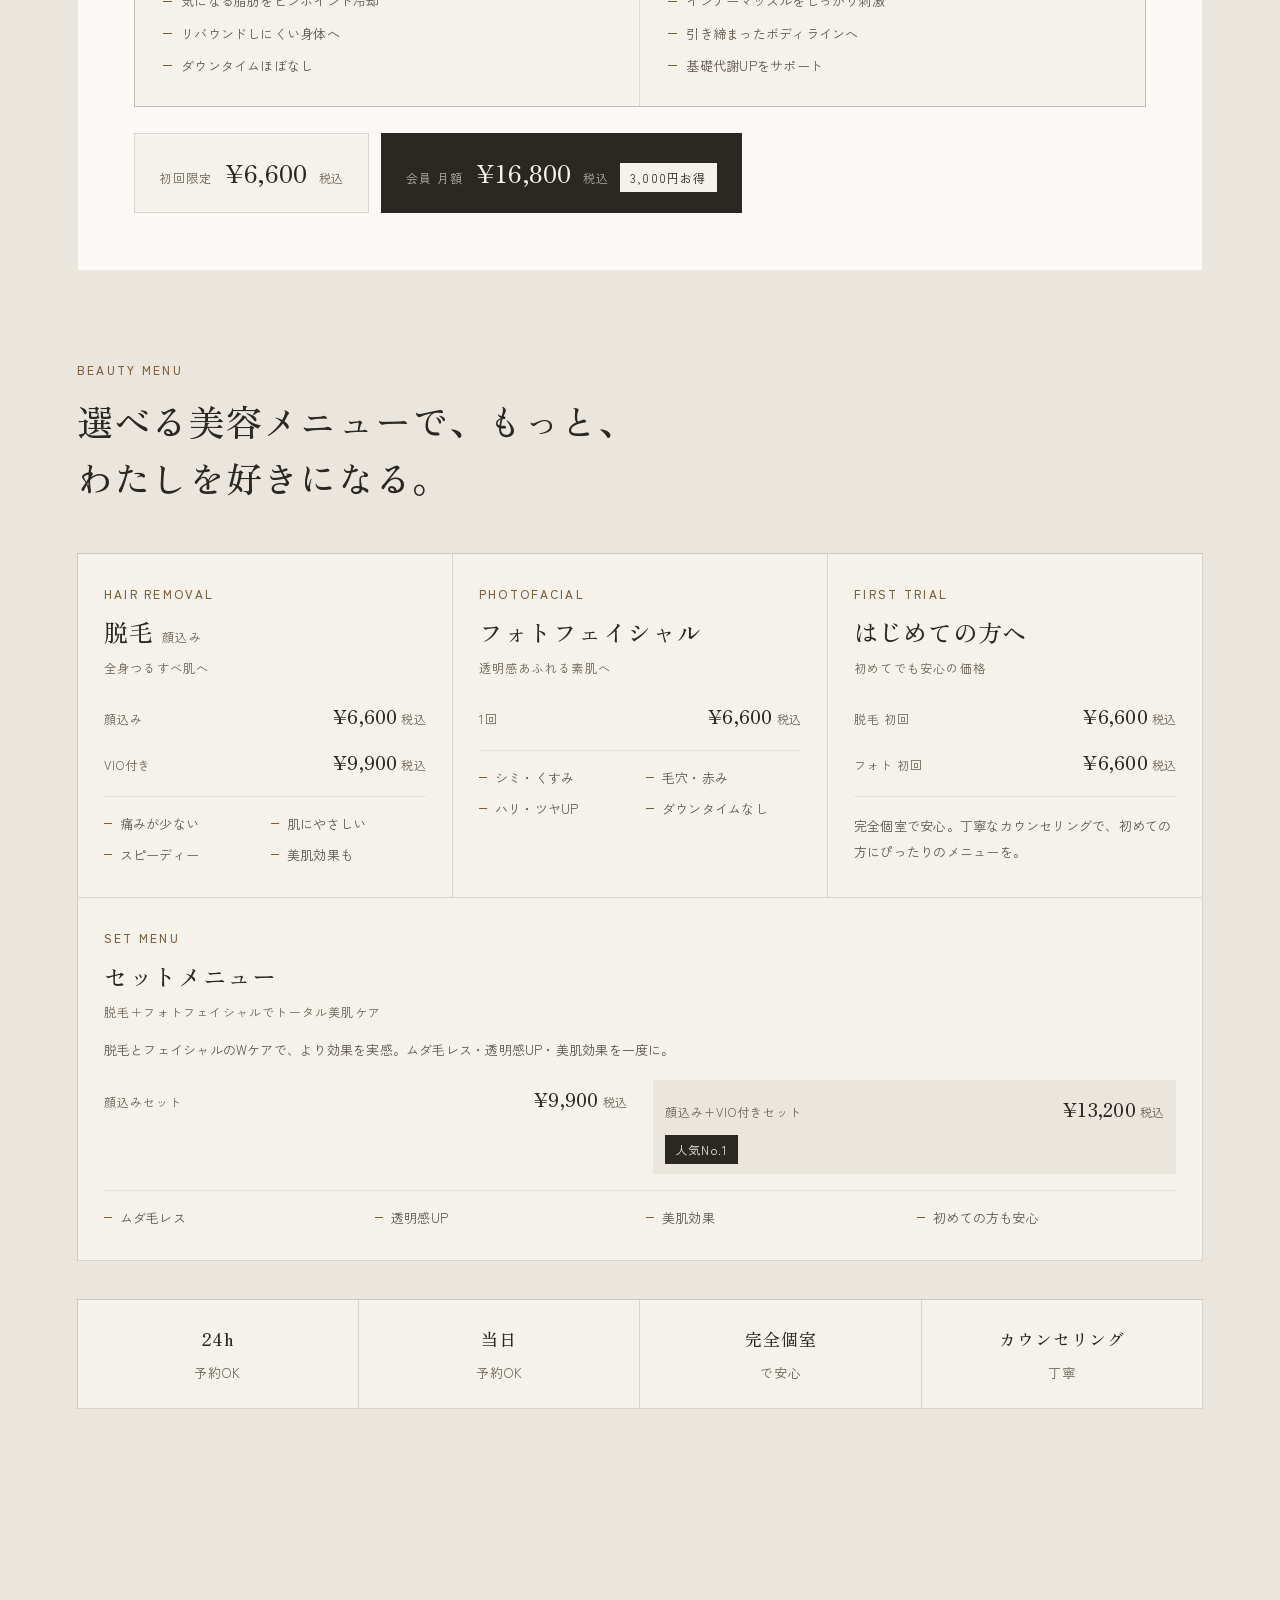
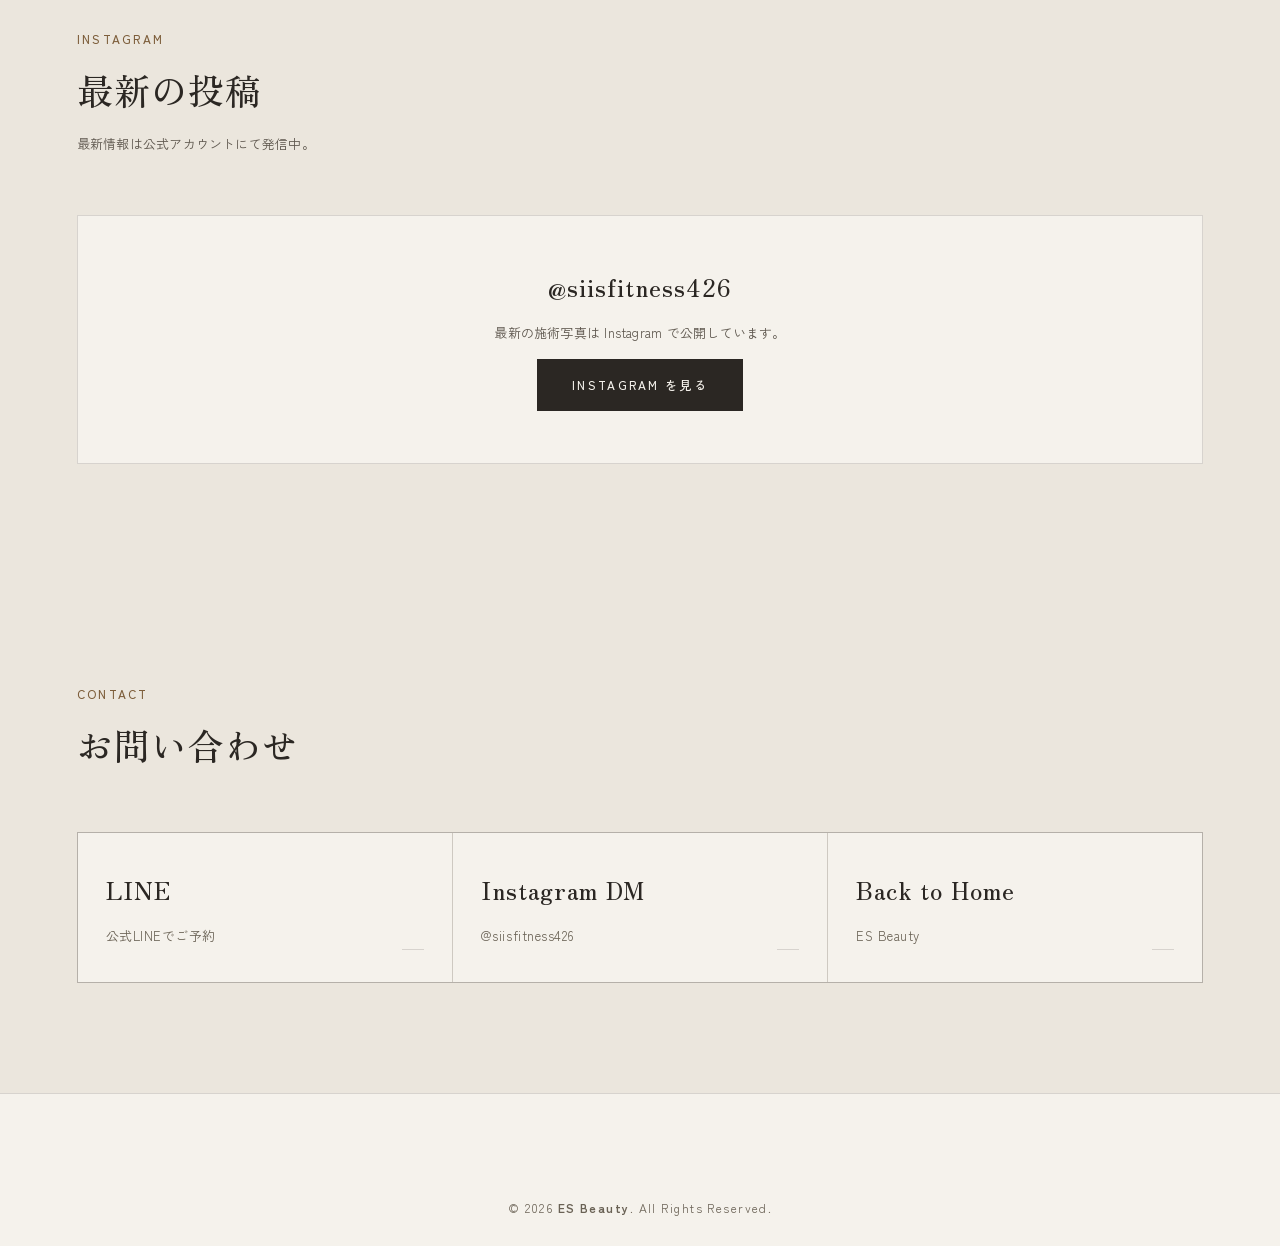
<file: beauty.html>
<!DOCTYPE html>
<html lang="ja">
<head>
<meta charset="UTF-8">
<meta name="viewport" content="width=device-width, initial-scale=1.0">
<meta name="robots" content="noindex,follow">
<title>Beauty — ページが移動しました | ES Beauty</title>
<link rel="canonical" href="https://playmark0227-svg.github.io/shogosan/esthetic.html">
<meta http-equiv="refresh" content="0; url=esthetic.html">
<link rel="icon" type="image/svg+xml" href="favicon.svg">
</head>
<body>
<p>このページは <a href="esthetic.html">Luster（Esthetic）</a> へ移動しました。パーソナル・ピラティスは <a href="pilates.html">Pilates</a> をご覧ください。</p>
<script>location.replace("esthetic.html");</script>
</body>
</html>
</file>
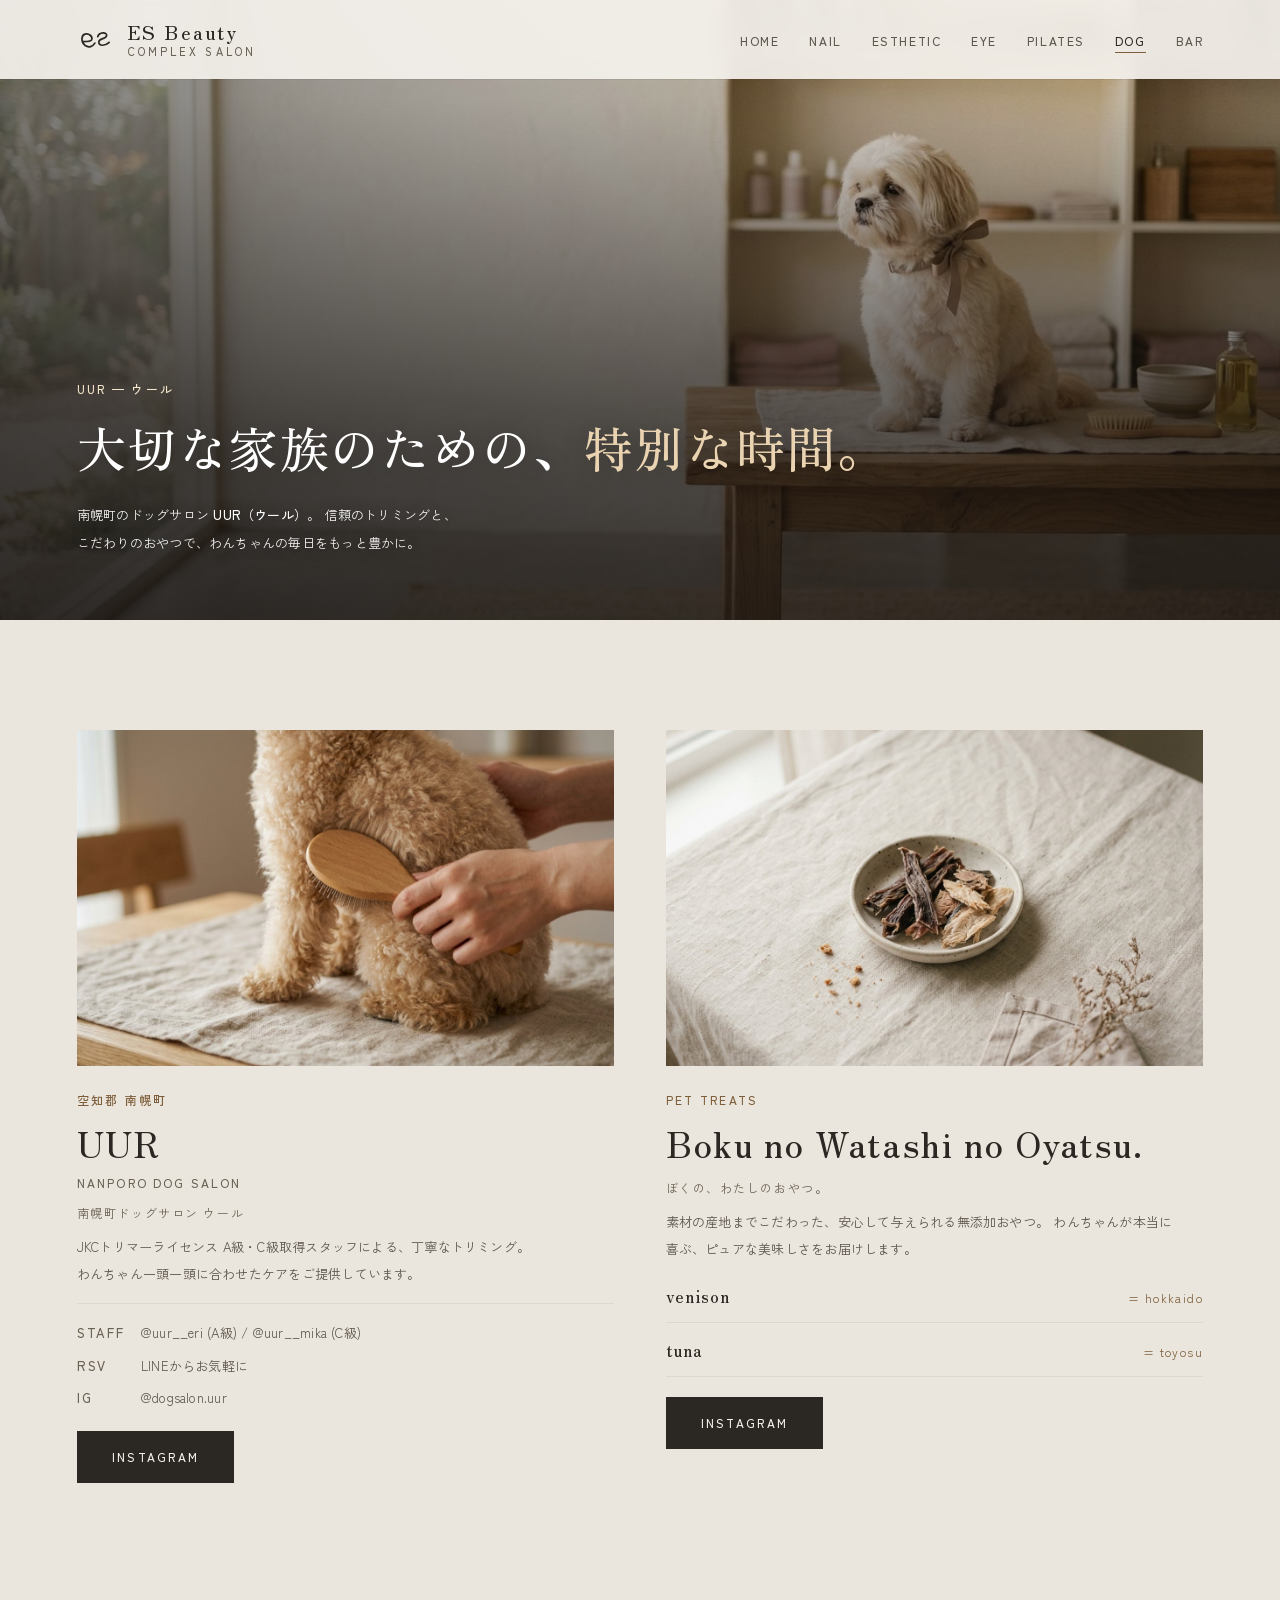
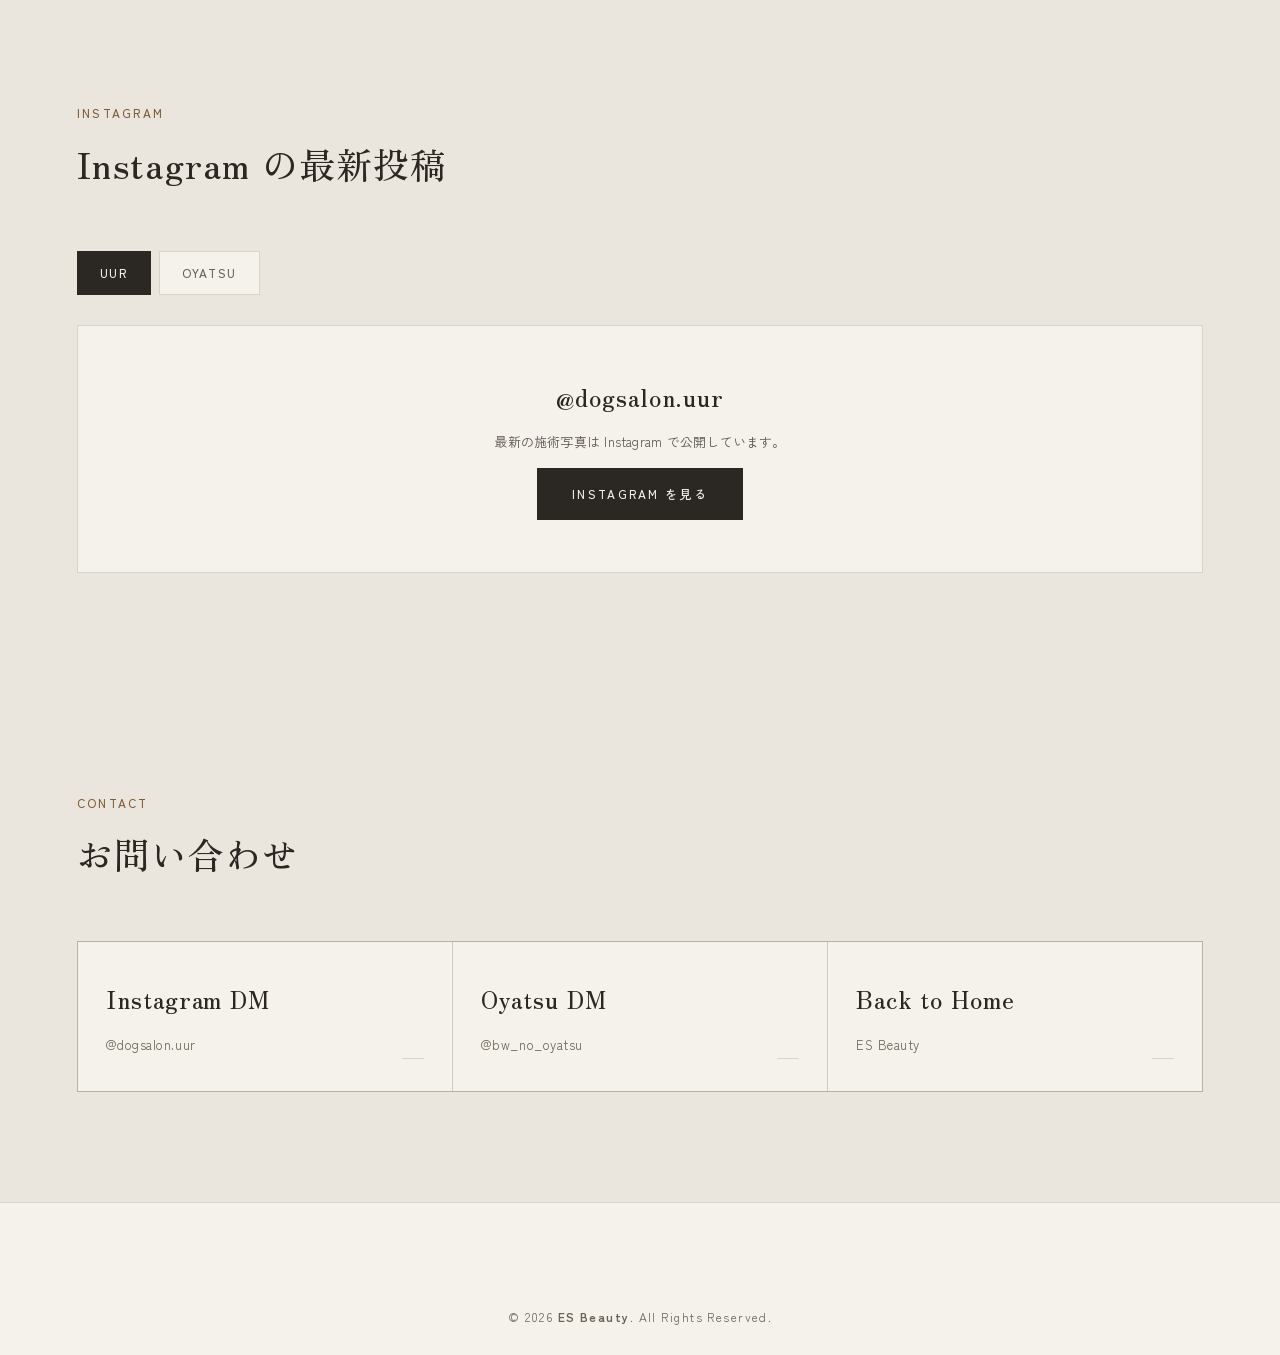
<file: dog.html>
<!DOCTYPE html>
<html lang="ja">
<head>
<meta charset="UTF-8">
<meta name="viewport" content="width=device-width, initial-scale=1.0">
<meta name="color-scheme" content="light">
<meta name="theme-color" content="#f5f2ec">
<meta name="description" content="UUR（ウール）— ES Beauty のドッグサロン（南幌町）。丁寧なトリミングと、こだわりの無添加おやつ Boku no Watashi no Oyatsu。">
<title>UUR — Dog Salon | ES Beauty</title>
<link rel="canonical" href="https://playmark0227-svg.github.io/shogosan/dog.html">
<link rel="icon" type="image/svg+xml" href="favicon.svg">
<meta property="og:type" content="website">
<meta property="og:site_name" content="ES Beauty">
<meta property="og:title" content="UUR — Dog Salon | ES Beauty">
<meta property="og:description" content="南幌町のドッグサロン UUR と、こだわりのペットおやつ Boku no Watashi no Oyatsu。">
<meta property="og:url" content="https://playmark0227-svg.github.io/shogosan/dog.html">
<meta property="og:locale" content="ja_JP">
<meta name="twitter:card" content="summary">
<link rel="preconnect" href="https://fonts.googleapis.com">
<link rel="preconnect" href="https://fonts.gstatic.com" crossorigin>
<link href="https://fonts.googleapis.com/css2?family=Zen+Old+Mincho:wght@400;500&family=Zen+Kaku+Gothic+New:wght@400;500&display=swap" rel="stylesheet">
<link rel="stylesheet" href="css/style.css">
</head>
<body data-page="dog">

<header class="header" id="header">
  <div class="header__inner">
    <a href="index.html" class="header__logo" aria-label="ES Beauty">
      <span class="header__logo-mark" aria-hidden="true">
        <svg viewBox="0 0 56 40" class="brandmark" fill="none" aria-hidden="true"><path d="M9,23 C11,23 19,23 20.5,20.5 C22.5,16 16.5,10.5 11,12.5 C5.5,14.5 5.5,24 11.5,28.5 C16.5,32 22,30 25,25 M29,16 C31,9.5 42,9 41.5,14.5 C41,19.5 30.5,18 30.5,23.5 C30.5,29.5 39.5,29.5 45,24" stroke="currentColor" stroke-width="2.4" stroke-linecap="round" stroke-linejoin="round"/></svg>
      </span>
      <span class="header__logo-text"><b data-company>ES Beauty</b><small>complex salon</small></span>
    </a>
    <nav class="nav" id="nav">
      <ul class="nav__list">
        <li><a href="index.html" data-page="home">Home</a></li>
        <li><a href="nail.html" data-page="nail">Nail</a></li>
        <li><a href="esthetic.html" data-page="esthetic">Esthetic</a></li>
        <li><a href="eye.html" data-page="eye">Eye</a></li>
        <li><a href="pilates.html" data-page="pilates">Pilates</a></li>
        <li><a href="dog.html" data-page="dog">Dog</a></li>
        <li><a href="bar.html" data-page="bar">Bar</a></li>
      </ul>
    </nav>
    <button class="nav__toggle" id="navToggle" aria-label="メニューを開く" aria-expanded="false" aria-controls="nav"><span></span><span></span><span></span></button>
  </div>
</header>

<main>

<section class="page-hero">
  <div class="page-hero__bg" aria-hidden="true"><img src="images/hero-dog.jpg" alt="" width="1365" height="768" fetchpriority="high" decoding="async"></div>
  <div class="container">
    <p class="page-hero__kicker">UUR — ウール</p>
    <h1 class="page-hero__title">大切な家族のための、<em>特別な時間。</em></h1>
    <p class="page-hero__lead">
      南幌町のドッグサロン <strong>UUR（ウール）</strong>。
      信頼のトリミングと、こだわりのおやつで、わんちゃんの毎日をもっと豊かに。
    </p>
  </div>
</section>


<section class="brand-section brand-section--pet">
  <div class="container">
    <div class="pet-grid">
      <article class="pet-card">
        <figure class="pet-card__thumb">
          <img src="images/uur-trimming.jpg" alt="UUR トリミング" loading="lazy" decoding="async">
        </figure>
        <div class="pet-card__body">
          <p class="pet-card__area">空知郡 南幌町</p>
          <h3 class="pet-card__name">UUR <small>nanporo dog salon</small></h3>
          <p class="pet-card__catch">南幌町ドッグサロン ウール</p>
          <p class="pet-card__desc">
            JKCトリマーライセンス A級・C級取得スタッフによる、丁寧なトリミング。
            わんちゃん一頭一頭に合わせたケアをご提供しています。
          </p>
          <dl class="pet-card__meta">
            <dt>STAFF</dt><dd>@uur__eri (A級) / @uur__mika (C級)</dd>
            <dt>RSV</dt><dd>LINEからお気軽に</dd>
            <dt>IG</dt><dd>@dogsalon.uur</dd>
          </dl>
          <a href="https://www.instagram.com/dogsalon.uur/" class="btn btn--primary" target="_blank" rel="noopener">Instagram</a>
        </div>
      </article>

      <article class="pet-card">
        <figure class="pet-card__thumb">
          <img src="images/oyatsu.jpg" alt="Boku no Watashi no Oyatsu." loading="lazy" decoding="async">
        </figure>
        <div class="pet-card__body">
          <p class="pet-card__area">Pet Treats</p>
          <h3 class="pet-card__name">Boku no Watashi no Oyatsu.</h3>
          <p class="pet-card__catch">ぼくの、わたしのおやつ。</p>
          <p class="pet-card__desc">
            素材の産地までこだわった、安心して与えられる無添加おやつ。
            わんちゃんが本当に喜ぶ、ピュアな美味しさをお届けします。
          </p>
          <ul class="pet-card__items">
            <li><strong>venison</strong><span>= hokkaido</span></li>
            <li><strong>tuna</strong><span>= toyosu</span></li>
          </ul>
          <a href="https://www.instagram.com/bw_no_oyatsu/" class="btn btn--primary" target="_blank" rel="noopener">Instagram</a>
        </div>
      </article>
    </div>
  </div>
</section>

<section class="instagram">
  <div class="container">
    <header class="section-head">
      <p class="section-head__en">Instagram</p>
      <h2 class="section-head__ja">Instagram の最新投稿</h2>
    </header>
    <div class="ig-tabs" role="tablist" aria-label="Instagram アカウント" id="igTabs">
      <button class="ig-tab is-active" data-account="dogsalon.uur" role="tab" id="igtab-dogsalon-uur" aria-controls="igFeed" aria-selected="true" tabindex="0">UUR</button>
      <button class="ig-tab" data-account="bw_no_oyatsu" role="tab" id="igtab-bw-no-oyatsu" aria-controls="igFeed" aria-selected="false" tabindex="-1">Oyatsu</button>
    </div>
    <div class="ig-feed" id="igFeed" role="tabpanel" tabindex="0" data-accounts="dogsalon.uur,bw_no_oyatsu" aria-live="polite">
      <div class="ig-loading"><p>Loading…</p></div>
    </div>
  </div>
</section>

<section class="contact">
  <div class="container">
    <header class="section-head">
      <p class="section-head__en">Contact</p>
      <h2 class="section-head__ja">お問い合わせ</h2>
    </header>
    <div class="contact-grid">
      <a href="https://www.instagram.com/dogsalon.uur/" class="contact-card" target="_blank" rel="noopener">
        <strong>Instagram DM</strong><small>@dogsalon.uur</small>
      </a>
      <a href="https://www.instagram.com/bw_no_oyatsu/" class="contact-card" target="_blank" rel="noopener">
        <strong>Oyatsu DM</strong><small>@bw_no_oyatsu</small>
      </a>
      <a href="index.html" class="contact-card">
        <strong>Back to Home</strong><small>ES Beauty</small>
      </a>
    </div>
  </div>
</section>

</main>

<footer class="footer">
  <div class="container">
    <p class="footer__copy">© <span id="year"></span> <b data-company>ES Beauty</b>. All Rights Reserved.</p>
  </div>
</footer>

<script src="js/config.js" defer></script>
<script src="js/main.js" defer></script>
</body>
</html>
</file>
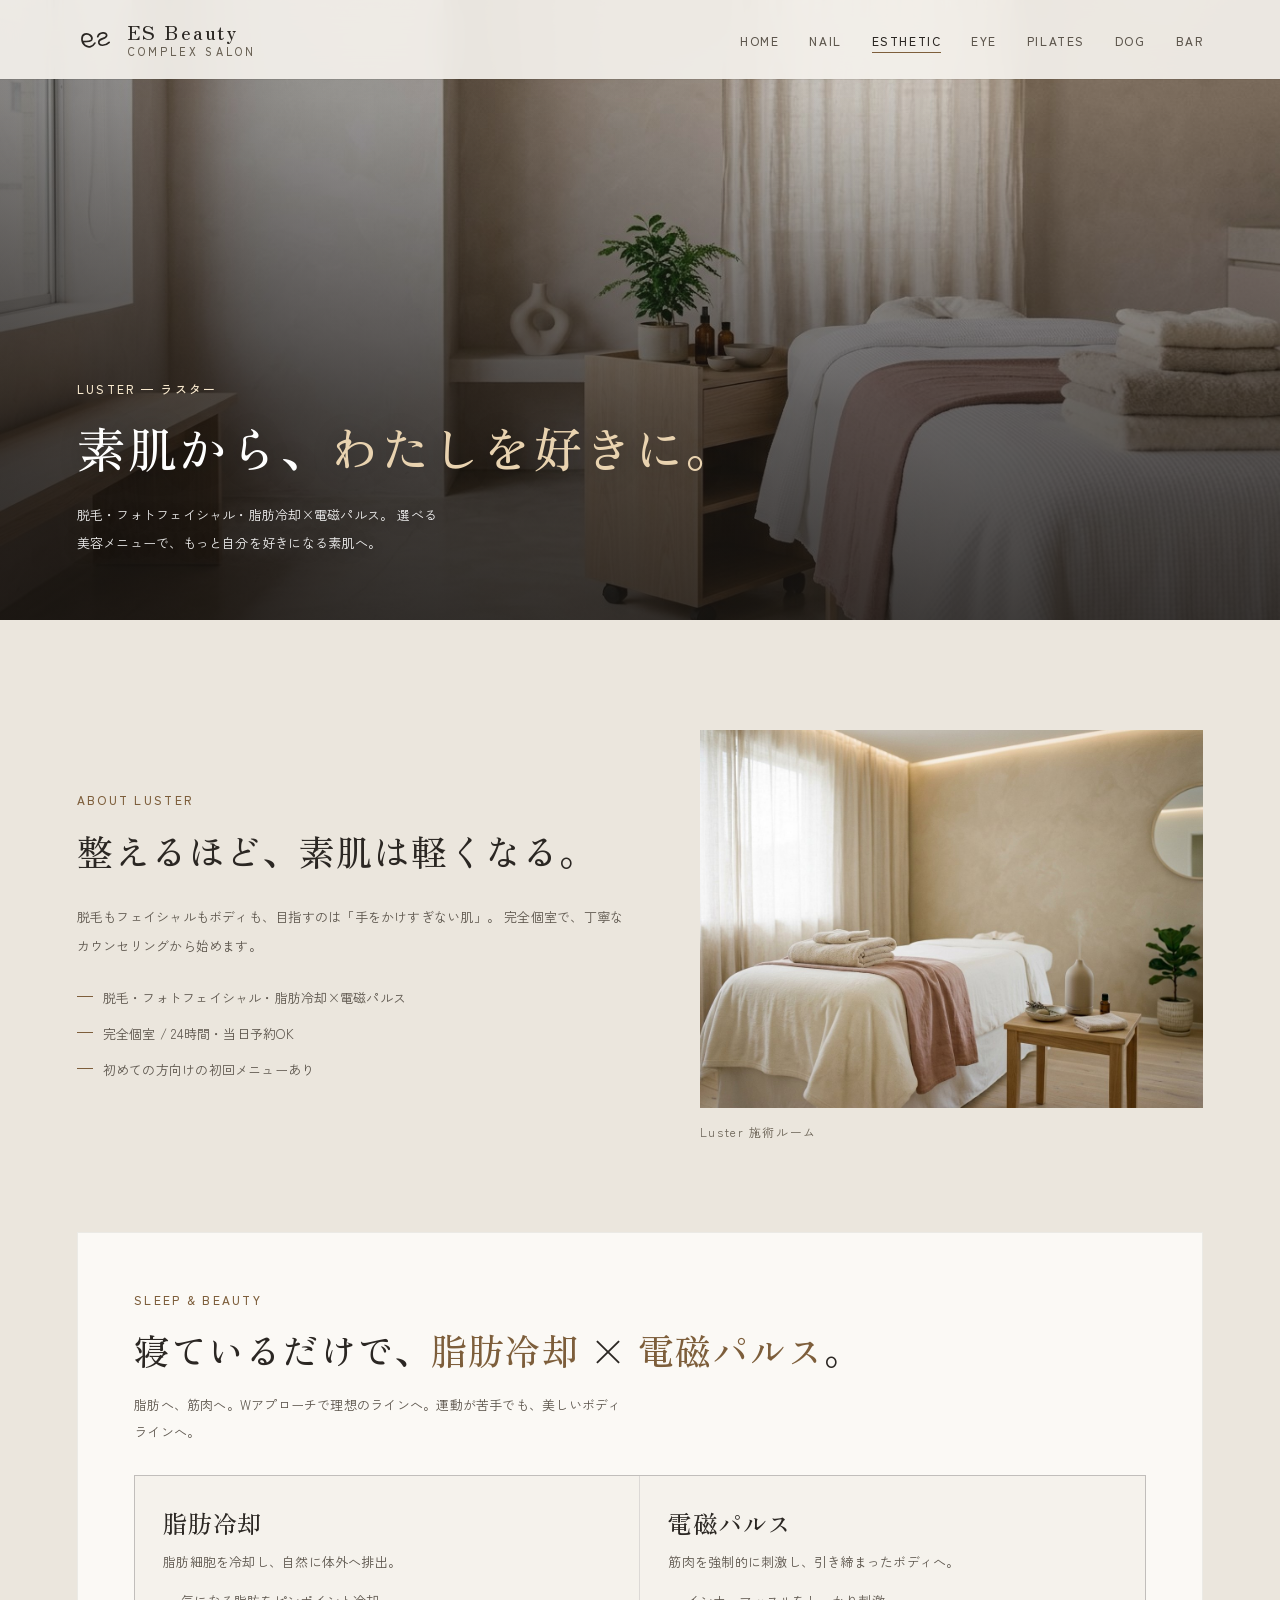
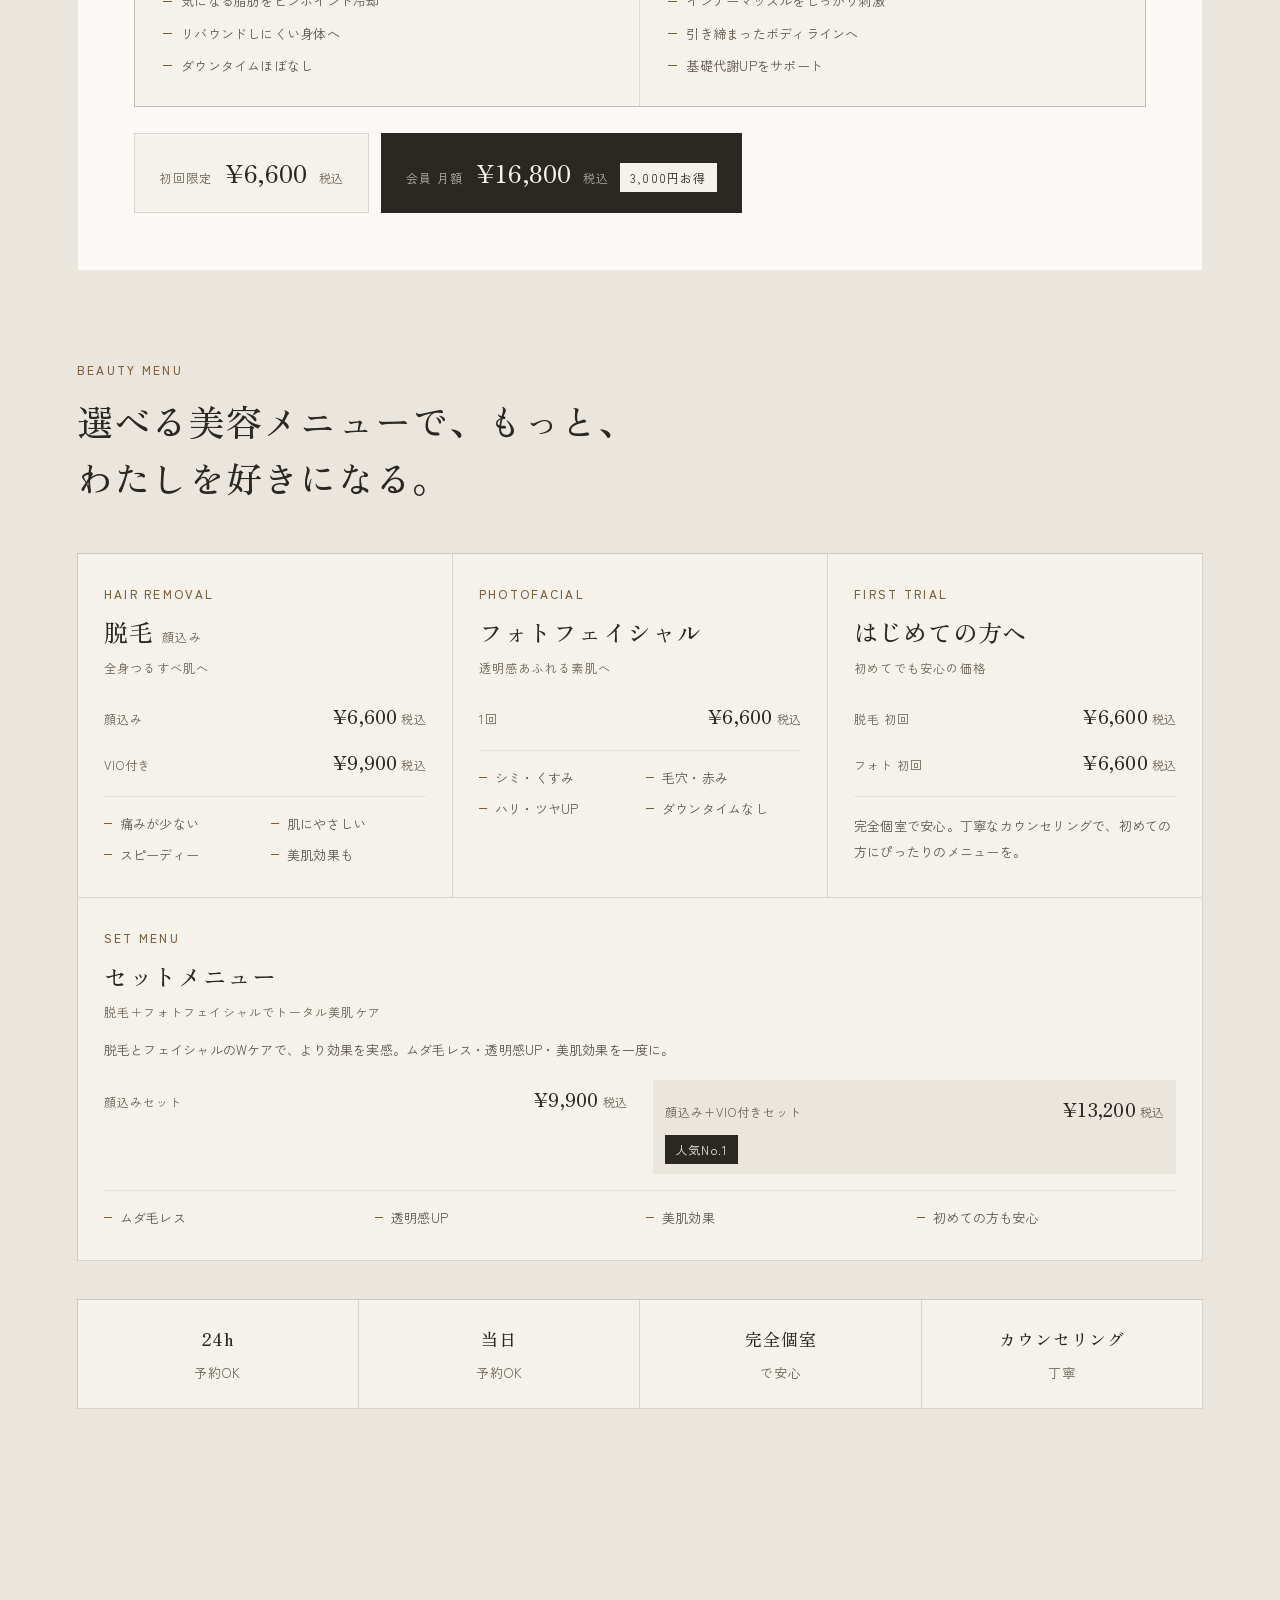
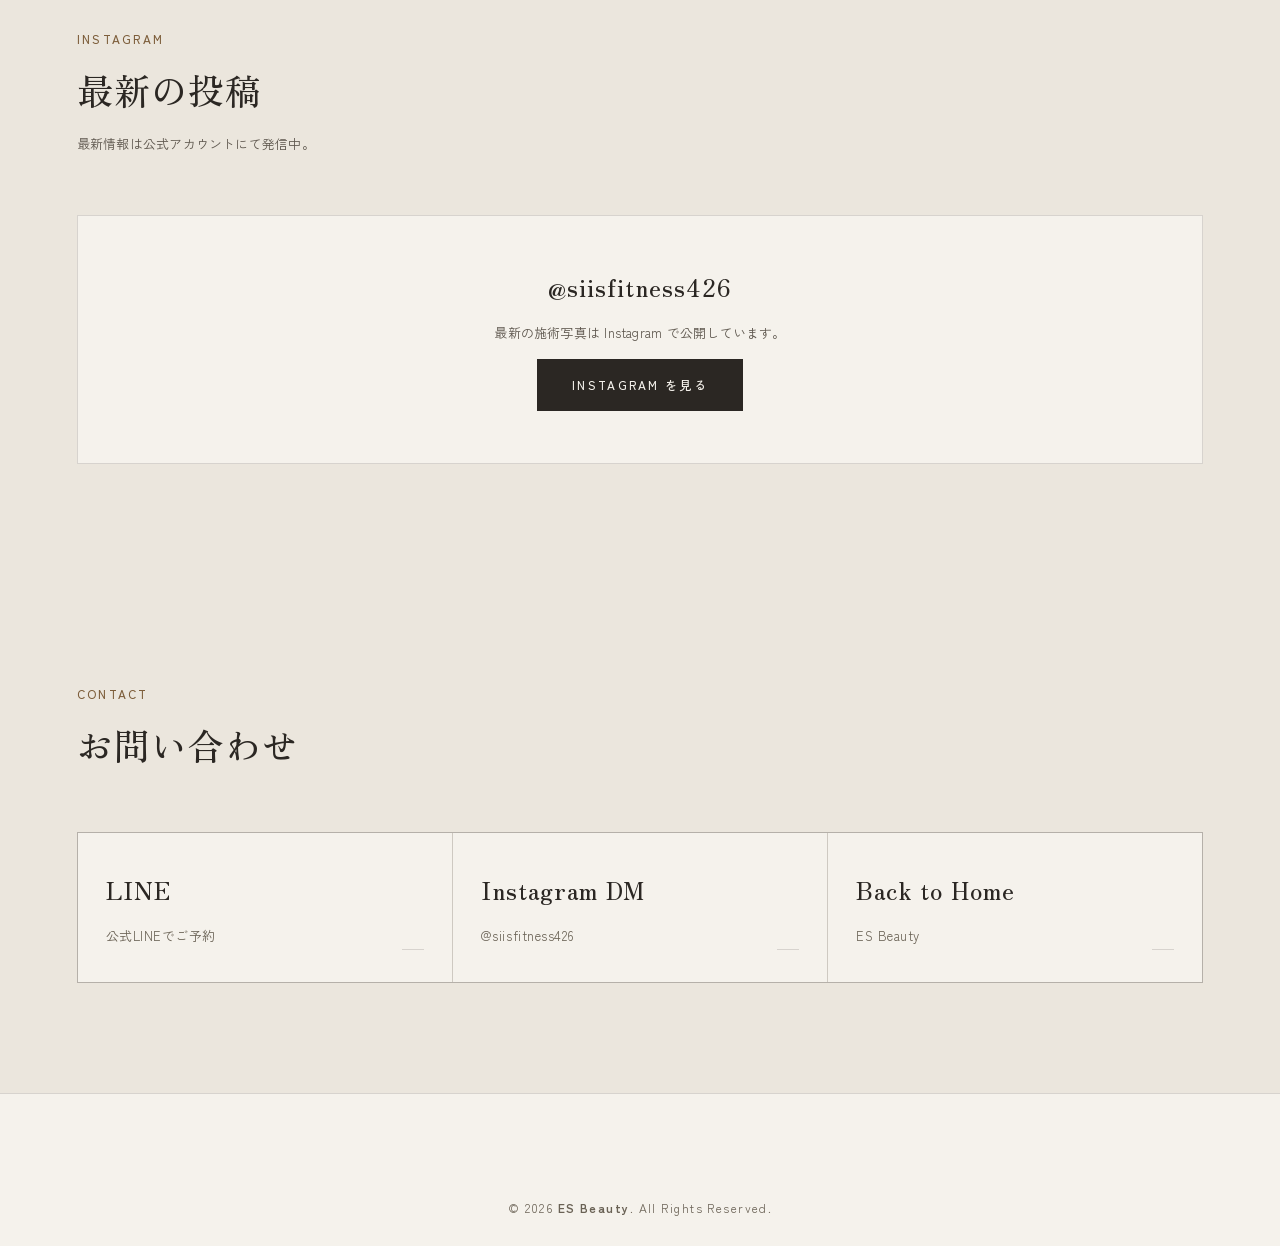
<file: esthetic.html>
<!DOCTYPE html>
<html lang="ja">
<head>
<meta charset="UTF-8">
<meta name="viewport" content="width=device-width, initial-scale=1.0">
<meta name="color-scheme" content="light">
<meta name="theme-color" content="#f5f2ec">
<meta name="description" content="Luster（ラスター）— ES Beauty のエステ。脱毛・フォトフェイシャル・脂肪冷却×電磁パルス。素肌から、わたしを好きに。">
<title>Luster — Esthetic | ES Beauty</title>
<link rel="canonical" href="https://playmark0227-svg.github.io/shogosan/esthetic.html">
<link rel="icon" type="image/svg+xml" href="favicon.svg">
<meta property="og:type" content="website">
<meta property="og:site_name" content="ES Beauty">
<meta property="og:title" content="Luster — Esthetic | ES Beauty">
<meta property="og:description" content="脱毛・フォトフェイシャル・脂肪冷却×電磁パルス。ES Beauty のエステ Luster。">
<meta property="og:url" content="https://playmark0227-svg.github.io/shogosan/esthetic.html">
<meta property="og:locale" content="ja_JP">
<meta name="twitter:card" content="summary">
<link rel="preconnect" href="https://fonts.googleapis.com">
<link rel="preconnect" href="https://fonts.gstatic.com" crossorigin>
<link href="https://fonts.googleapis.com/css2?family=Zen+Old+Mincho:wght@400;500&family=Zen+Kaku+Gothic+New:wght@400;500&display=swap" rel="stylesheet">
<link rel="stylesheet" href="css/style.css">
</head>
<body data-page="esthetic">

<header class="header" id="header">
  <div class="header__inner">
    <a href="index.html" class="header__logo" aria-label="ES Beauty">
      <span class="header__logo-mark" aria-hidden="true">
        <svg viewBox="0 0 56 40" class="brandmark" fill="none" aria-hidden="true"><path d="M9,23 C11,23 19,23 20.5,20.5 C22.5,16 16.5,10.5 11,12.5 C5.5,14.5 5.5,24 11.5,28.5 C16.5,32 22,30 25,25 M29,16 C31,9.5 42,9 41.5,14.5 C41,19.5 30.5,18 30.5,23.5 C30.5,29.5 39.5,29.5 45,24" stroke="currentColor" stroke-width="2.4" stroke-linecap="round" stroke-linejoin="round"/></svg>
      </span>
      <span class="header__logo-text"><b data-company>ES Beauty</b><small>complex salon</small></span>
    </a>
    <nav class="nav" id="nav">
      <ul class="nav__list">
        <li><a href="index.html" data-page="home">Home</a></li>
        <li><a href="nail.html" data-page="nail">Nail</a></li>
        <li><a href="esthetic.html" data-page="esthetic">Esthetic</a></li>
        <li><a href="eye.html" data-page="eye">Eye</a></li>
        <li><a href="pilates.html" data-page="pilates">Pilates</a></li>
        <li><a href="dog.html" data-page="dog">Dog</a></li>
        <li><a href="bar.html" data-page="bar">Bar</a></li>
      </ul>
    </nav>
    <button class="nav__toggle" id="navToggle" aria-label="メニューを開く" aria-expanded="false" aria-controls="nav"><span></span><span></span><span></span></button>
  </div>
</header>

<main>

<section class="page-hero">
  <div class="page-hero__bg" aria-hidden="true"><img src="images/hero-esthetic.jpg" alt="" width="1365" height="768" fetchpriority="high" decoding="async"></div>
  <div class="container">
    <p class="page-hero__kicker">Luster — ラスター</p>
    <h1 class="page-hero__title">素肌から、<em>わたしを好きに。</em></h1>
    <p class="page-hero__lead">
      脱毛・フォトフェイシャル・脂肪冷却×電磁パルス。
      選べる美容メニューで、もっと自分を好きになる素肌へ。
    </p>
  </div>
</section>


<section class="brand-section">
  <div class="container">

    <div class="intro-split">
      <div>
        <header class="section-head">
          <p class="section-head__en">About Luster</p>
          <h2 class="section-head__ja">整えるほど、素肌は軽くなる。</h2>
        </header>
        <p class="lede">
          脱毛もフェイシャルもボディも、目指すのは「手をかけすぎない肌」。
          完全個室で、丁寧なカウンセリングから始めます。
        </p>
        <ul class="pointlist">
          <li>脱毛・フォトフェイシャル・脂肪冷却×電磁パルス</li>
          <li>完全個室 / 24時間・当日予約OK</li>
          <li>初めての方向けの初回メニューあり</li>
        </ul>
      </div>
      <figure class="media-slot">
        <img src="images/luster-room.jpg" alt="Luster 施術ルーム" loading="lazy" decoding="async">
        <figcaption class="media-slot__label">Luster 施術ルーム</figcaption>
      </figure>
    </div>

    <div class="body-callout">
      <p class="body-callout__label">Sleep &amp; Beauty</p>
      <h2 class="body-callout__title">寝ているだけで、<b>脂肪冷却</b> × <i>電磁パルス</i>。</h2>
      <p class="body-callout__lead">脂肪へ、筋肉へ。Wアプローチで理想のラインへ。運動が苦手でも、美しいボディラインへ。</p>
      <div class="body-callout__cols">
        <div class="body-col body-col--ice">
          <h4>脂肪冷却</h4>
          <p>脂肪細胞を冷却し、自然に体外へ排出。</p>
          <ul><li>気になる脂肪をピンポイント冷却</li><li>リバウンドしにくい身体へ</li><li>ダウンタイムほぼなし</li></ul>
        </div>
        <div class="body-col body-col--pulse">
          <h4>電磁パルス</h4>
          <p>筋肉を強制的に刺激し、引き締まったボディへ。</p>
          <ul><li>インナーマッスルをしっかり刺激</li><li>引き締まったボディラインへ</li><li>基礎代謝UPをサポート</li></ul>
        </div>
      </div>
      <div class="body-callout__prices">
        <div class="body-price"><span>初回限定</span><strong>¥6,600</strong><small>税込</small></div>
        <div class="body-price body-price--feat"><span>会員 月額</span><strong>¥16,800</strong><small>税込</small><em>3,000円お得</em></div>
      </div>
    </div>

    <div class="menu-block">
      <div class="menu-block__head">
        <p class="menu-block__title">Beauty Menu</p>
        <p class="menu-block__sub">選べる美容メニューで、もっと、わたしを好きになる。</p>
      </div>

      <div class="menu-grid menu-grid--3">
        <article class="menu-card">
          <p class="menu-card__en">Hair Removal</p>
          <h4 class="menu-card__name">脱毛<small>顔込み</small></h4>
          <p class="menu-card__catch">全身つるすべ肌へ</p>
          <ul class="menu-card__prices">
            <li><span>顔込み</span><strong>¥6,600<small>税込</small></strong></li>
            <li><span>VIO付き</span><strong>¥9,900<small>税込</small></strong></li>
          </ul>
          <ul class="menu-card__features"><li>痛みが少ない</li><li>肌にやさしい</li><li>スピーディー</li><li>美肌効果も</li></ul>
        </article>
        <article class="menu-card">
          <p class="menu-card__en">Photofacial</p>
          <h4 class="menu-card__name">フォトフェイシャル</h4>
          <p class="menu-card__catch">透明感あふれる素肌へ</p>
          <ul class="menu-card__prices"><li><span>1回</span><strong>¥6,600<small>税込</small></strong></li></ul>
          <ul class="menu-card__features"><li>シミ・くすみ</li><li>毛穴・赤み</li><li>ハリ・ツヤUP</li><li>ダウンタイムなし</li></ul>
        </article>
        <article class="menu-card">
          <p class="menu-card__en">First Trial</p>
          <h4 class="menu-card__name">はじめての方へ</h4>
          <p class="menu-card__catch">初めてでも安心の価格</p>
          <ul class="menu-card__prices">
            <li><span>脱毛 初回</span><strong>¥6,600<small>税込</small></strong></li>
            <li><span>フォト 初回</span><strong>¥6,600<small>税込</small></strong></li>
          </ul>
          <p class="menu-card__note">完全個室で安心。丁寧なカウンセリングで、初めての方にぴったりのメニューを。</p>
        </article>
        <article class="menu-card menu-card--wide">
          <p class="menu-card__en">Set Menu</p>
          <h4 class="menu-card__name">セットメニュー</h4>
          <p class="menu-card__catch">脱毛＋フォトフェイシャルでトータル美肌ケア</p>
          <p class="menu-card__desc">脱毛とフェイシャルのWケアで、より効果を実感。ムダ毛レス・透明感UP・美肌効果を一度に。</p>
          <ul class="menu-card__prices">
            <li><span>顔込みセット</span><strong>¥9,900<small>税込</small></strong></li>
            <li class="featured"><span>顔込み+VIO付きセット</span><strong>¥13,200<small>税込</small></strong><em>人気No.1</em></li>
          </ul>
          <ul class="menu-card__features"><li>ムダ毛レス</li><li>透明感UP</li><li>美肌効果</li><li>初めての方も安心</li></ul>
        </article>
      </div>

      <ul class="menu-foot">
        <li><strong>24h</strong>予約OK</li>
        <li><strong>当日</strong>予約OK</li>
        <li><strong>完全個室</strong>で安心</li>
        <li><strong>カウンセリング</strong>丁寧</li>
      </ul>
    </div>
  </div>
</section>

<section class="instagram">
  <div class="container">
    <header class="section-head">
      <p class="section-head__en">Instagram</p>
      <h2 class="section-head__ja">最新の投稿</h2>
      <p class="section-head__desc">最新情報は公式アカウントにて発信中。</p>
    </header>
    <div class="ig-feed" id="igFeed" data-accounts="siisfitness426" aria-live="polite">
      <div class="ig-loading"><p>Loading…</p></div>
    </div>
  </div>
</section>

<section class="contact">
  <div class="container">
    <header class="section-head">
      <p class="section-head__en">Contact</p>
      <h2 class="section-head__ja">お問い合わせ</h2>
    </header>
    <div class="contact-grid">
      <a href="https://lin.ee/GeuPyLI" class="contact-card" target="_blank" rel="noopener">
        <strong>LINE</strong><small>公式LINEでご予約</small>
      </a>
      <a href="https://www.instagram.com/siisfitness426/" class="contact-card" target="_blank" rel="noopener">
        <strong>Instagram DM</strong><small>@siisfitness426</small>
      </a>
      <a href="index.html" class="contact-card">
        <strong>Back to Home</strong><small>ES Beauty</small>
      </a>
    </div>
  </div>
</section>

</main>

<footer class="footer">
  <div class="container">
    <p class="footer__copy">© <span id="year"></span> <b data-company>ES Beauty</b>. All Rights Reserved.</p>
  </div>
</footer>

<script src="js/config.js" defer></script>
<script src="js/main.js" defer></script>
</body>
</html>
</file>
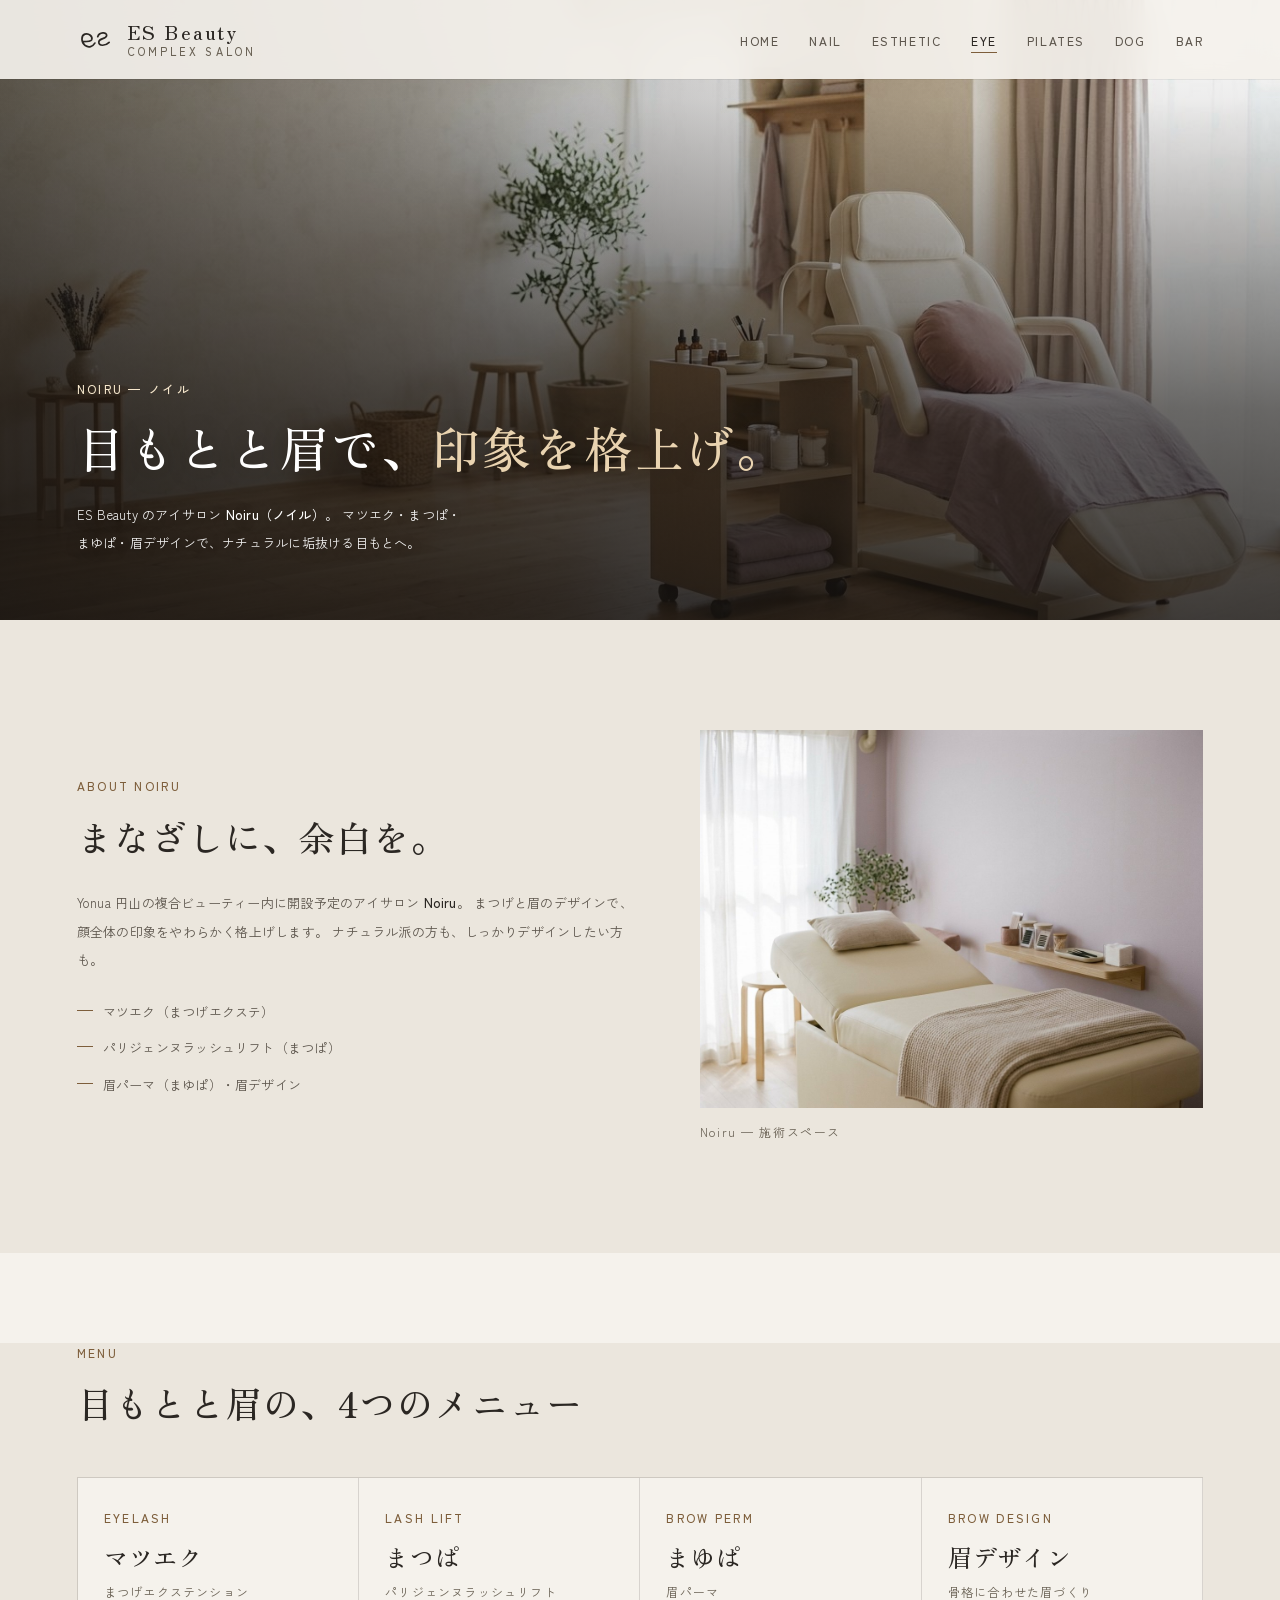
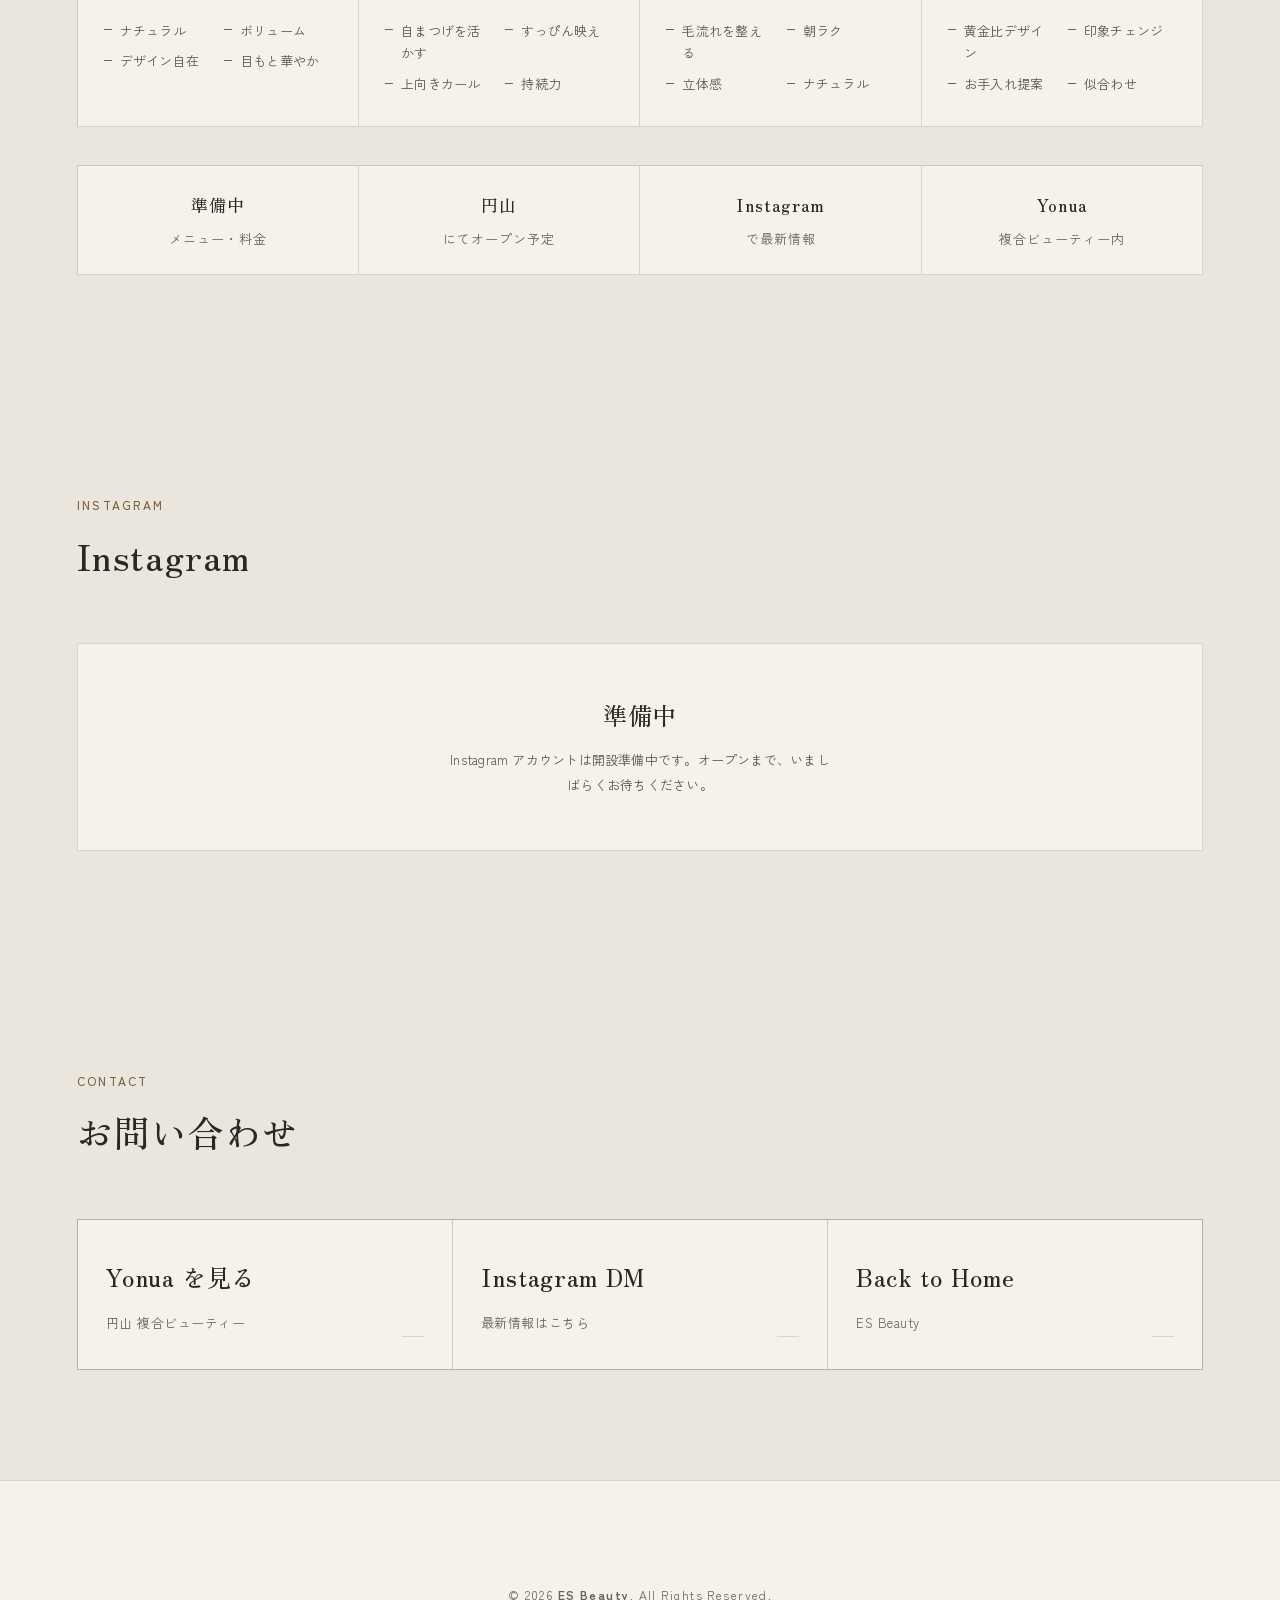
<file: eye.html>
<!DOCTYPE html>
<html lang="ja">
<head>
<meta charset="UTF-8">
<meta name="viewport" content="width=device-width, initial-scale=1.0">
<meta name="color-scheme" content="light">
<meta name="theme-color" content="#f5f2ec">
<meta name="description" content="Noiru（ノイル）— ES Beauty のアイサロン。マツエク・パリジェンヌラッシュリフト（まつぱ）・眉パーマ（まゆぱ）・眉デザイン。">
<title>Noiru — Eye Salon | ES Beauty</title>
<link rel="canonical" href="https://playmark0227-svg.github.io/shogosan/eye.html">
<link rel="icon" type="image/svg+xml" href="favicon.svg">
<meta property="og:type" content="website">
<meta property="og:site_name" content="ES Beauty">
<meta property="og:title" content="Noiru — Eye Salon | ES Beauty">
<meta property="og:description" content="マツエク・まつぱ・まゆぱ・眉デザイン。ES Beauty のアイサロン Noiru。">
<meta property="og:url" content="https://playmark0227-svg.github.io/shogosan/eye.html">
<meta property="og:locale" content="ja_JP">
<meta name="twitter:card" content="summary">
<link rel="preconnect" href="https://fonts.googleapis.com">
<link rel="preconnect" href="https://fonts.gstatic.com" crossorigin>
<link href="https://fonts.googleapis.com/css2?family=Zen+Old+Mincho:wght@400;500&family=Zen+Kaku+Gothic+New:wght@400;500&display=swap" rel="stylesheet">
<link rel="stylesheet" href="css/style.css">
</head>
<body data-page="eye">

<header class="header" id="header">
  <div class="header__inner">
    <a href="index.html" class="header__logo" aria-label="ES Beauty">
      <span class="header__logo-mark" aria-hidden="true">
        <svg viewBox="0 0 56 40" class="brandmark" fill="none" aria-hidden="true"><path d="M9,23 C11,23 19,23 20.5,20.5 C22.5,16 16.5,10.5 11,12.5 C5.5,14.5 5.5,24 11.5,28.5 C16.5,32 22,30 25,25 M29,16 C31,9.5 42,9 41.5,14.5 C41,19.5 30.5,18 30.5,23.5 C30.5,29.5 39.5,29.5 45,24" stroke="currentColor" stroke-width="2.4" stroke-linecap="round" stroke-linejoin="round"/></svg>
      </span>
      <span class="header__logo-text"><b data-company>ES Beauty</b><small>complex salon</small></span>
    </a>
    <nav class="nav" id="nav">
      <ul class="nav__list">
        <li><a href="index.html" data-page="home">Home</a></li>
        <li><a href="nail.html" data-page="nail">Nail</a></li>
        <li><a href="esthetic.html" data-page="esthetic">Esthetic</a></li>
        <li><a href="eye.html" data-page="eye">Eye</a></li>
        <li><a href="pilates.html" data-page="pilates">Pilates</a></li>
        <li><a href="dog.html" data-page="dog">Dog</a></li>
        <li><a href="bar.html" data-page="bar">Bar</a></li>
      </ul>
    </nav>
    <button class="nav__toggle" id="navToggle" aria-label="メニューを開く" aria-expanded="false" aria-controls="nav"><span></span><span></span><span></span></button>
  </div>
</header>

<main>

<section class="page-hero">
  <div class="page-hero__bg" aria-hidden="true"><img src="images/hero-eye.jpg" alt="" width="1365" height="768" fetchpriority="high" decoding="async"></div>
  <div class="container">
    <p class="page-hero__kicker">Noiru — ノイル</p>
    <h1 class="page-hero__title">目もとと眉で、<em>印象を格上げ。</em></h1>
    <p class="page-hero__lead">
      ES Beauty のアイサロン <strong>Noiru（ノイル）</strong>。
      マツエク・まつぱ・まゆぱ・眉デザインで、ナチュラルに垢抜ける目もとへ。
    </p>
  </div>
</section>


<section class="brand-section">
  <div class="container">
    <div class="intro-split">
      <div>
        <header class="section-head">
          <p class="section-head__en">About Noiru</p>
          <h2 class="section-head__ja">まなざしに、余白を。</h2>
        </header>
        <p class="lede">
          Yonua 円山の複合ビューティー内に開設予定のアイサロン <strong>Noiru</strong>。
          まつげと眉のデザインで、顔全体の印象をやわらかく格上げします。
          ナチュラル派の方も、しっかりデザインしたい方も。
        </p>
        <ul class="pointlist">
          <li>マツエク（まつげエクステ）</li>
          <li>パリジェンヌラッシュリフト（まつぱ）</li>
          <li>眉パーマ（まゆぱ）・眉デザイン</li>
        </ul>
      </div>
      <figure class="media-slot">
        <img src="images/noiru-salon.jpg" alt="Noiru サロン" loading="lazy" decoding="async">
        <figcaption class="media-slot__label">Noiru — 施術スペース</figcaption>
      </figure>
    </div>
  </div>
</section>

<section class="brand-section" style="padding-top:0">
  <div class="container">
    <div class="menu-block">
      <div class="menu-block__head">
        <p class="menu-block__title">Menu</p>
        <p class="menu-block__sub">目もとと眉の、4つのメニュー</p>
      </div>
      <div class="menu-grid">
        <article class="menu-card">
          <p class="menu-card__en">Eyelash</p>
          <h4 class="menu-card__name">マツエク</h4>
          <p class="menu-card__catch">まつげエクステンション</p>
          <ul class="menu-card__features"><li>ナチュラル</li><li>ボリューム</li><li>デザイン自在</li><li>目もと華やか</li></ul>
        </article>
        <article class="menu-card">
          <p class="menu-card__en">Lash Lift</p>
          <h4 class="menu-card__name">まつぱ</h4>
          <p class="menu-card__catch">パリジェンヌラッシュリフト</p>
          <ul class="menu-card__features"><li>自まつげを活かす</li><li>すっぴん映え</li><li>上向きカール</li><li>持続力</li></ul>
        </article>
        <article class="menu-card">
          <p class="menu-card__en">Brow Perm</p>
          <h4 class="menu-card__name">まゆぱ</h4>
          <p class="menu-card__catch">眉パーマ</p>
          <ul class="menu-card__features"><li>毛流れを整える</li><li>朝ラク</li><li>立体感</li><li>ナチュラル</li></ul>
        </article>
        <article class="menu-card">
          <p class="menu-card__en">Brow Design</p>
          <h4 class="menu-card__name">眉デザイン</h4>
          <p class="menu-card__catch">骨格に合わせた眉づくり</p>
          <ul class="menu-card__features"><li>黄金比デザイン</li><li>印象チェンジ</li><li>お手入れ提案</li><li>似合わせ</li></ul>
        </article>
      </div>
      <ul class="menu-foot">
        <li><strong>準備中</strong>メニュー・料金</li>
        <li><strong>円山</strong>にてオープン予定</li>
        <li><strong>Instagram</strong>で最新情報</li>
        <li><strong>Yonua</strong>複合ビューティー内</li>
      </ul>
    </div>
  </div>
</section>

<section class="instagram">
  <div class="container">
    <header class="section-head">
      <p class="section-head__en">Instagram</p>
      <h2 class="section-head__ja">Instagram</h2>
    </header>
    <div class="ig-feed" id="igFeed" data-accounts="noiru" aria-live="polite">
      <div class="ig-loading"><p>Loading…</p></div>
    </div>
  </div>
</section>

<section class="contact">
  <div class="container">
    <header class="section-head">
      <p class="section-head__en">Contact</p>
      <h2 class="section-head__ja">お問い合わせ</h2>
    </header>
    <div class="contact-grid">
      <a href="nail.html" class="contact-card">
        <strong>Yonua を見る</strong><small>円山 複合ビューティー</small>
      </a>
      <a href="https://www.instagram.com/" class="contact-card" target="_blank" rel="noopener">
        <strong>Instagram DM</strong><small>最新情報はこちら</small>
      </a>
      <a href="index.html" class="contact-card">
        <strong>Back to Home</strong><small>ES Beauty</small>
      </a>
    </div>
  </div>
</section>

</main>

<footer class="footer">
  <div class="container">
    <p class="footer__copy">© <span id="year"></span> <b data-company>ES Beauty</b>. All Rights Reserved.</p>
  </div>
</footer>

<script src="js/config.js" defer></script>
<script src="js/main.js" defer></script>
</body>
</html>
</file>
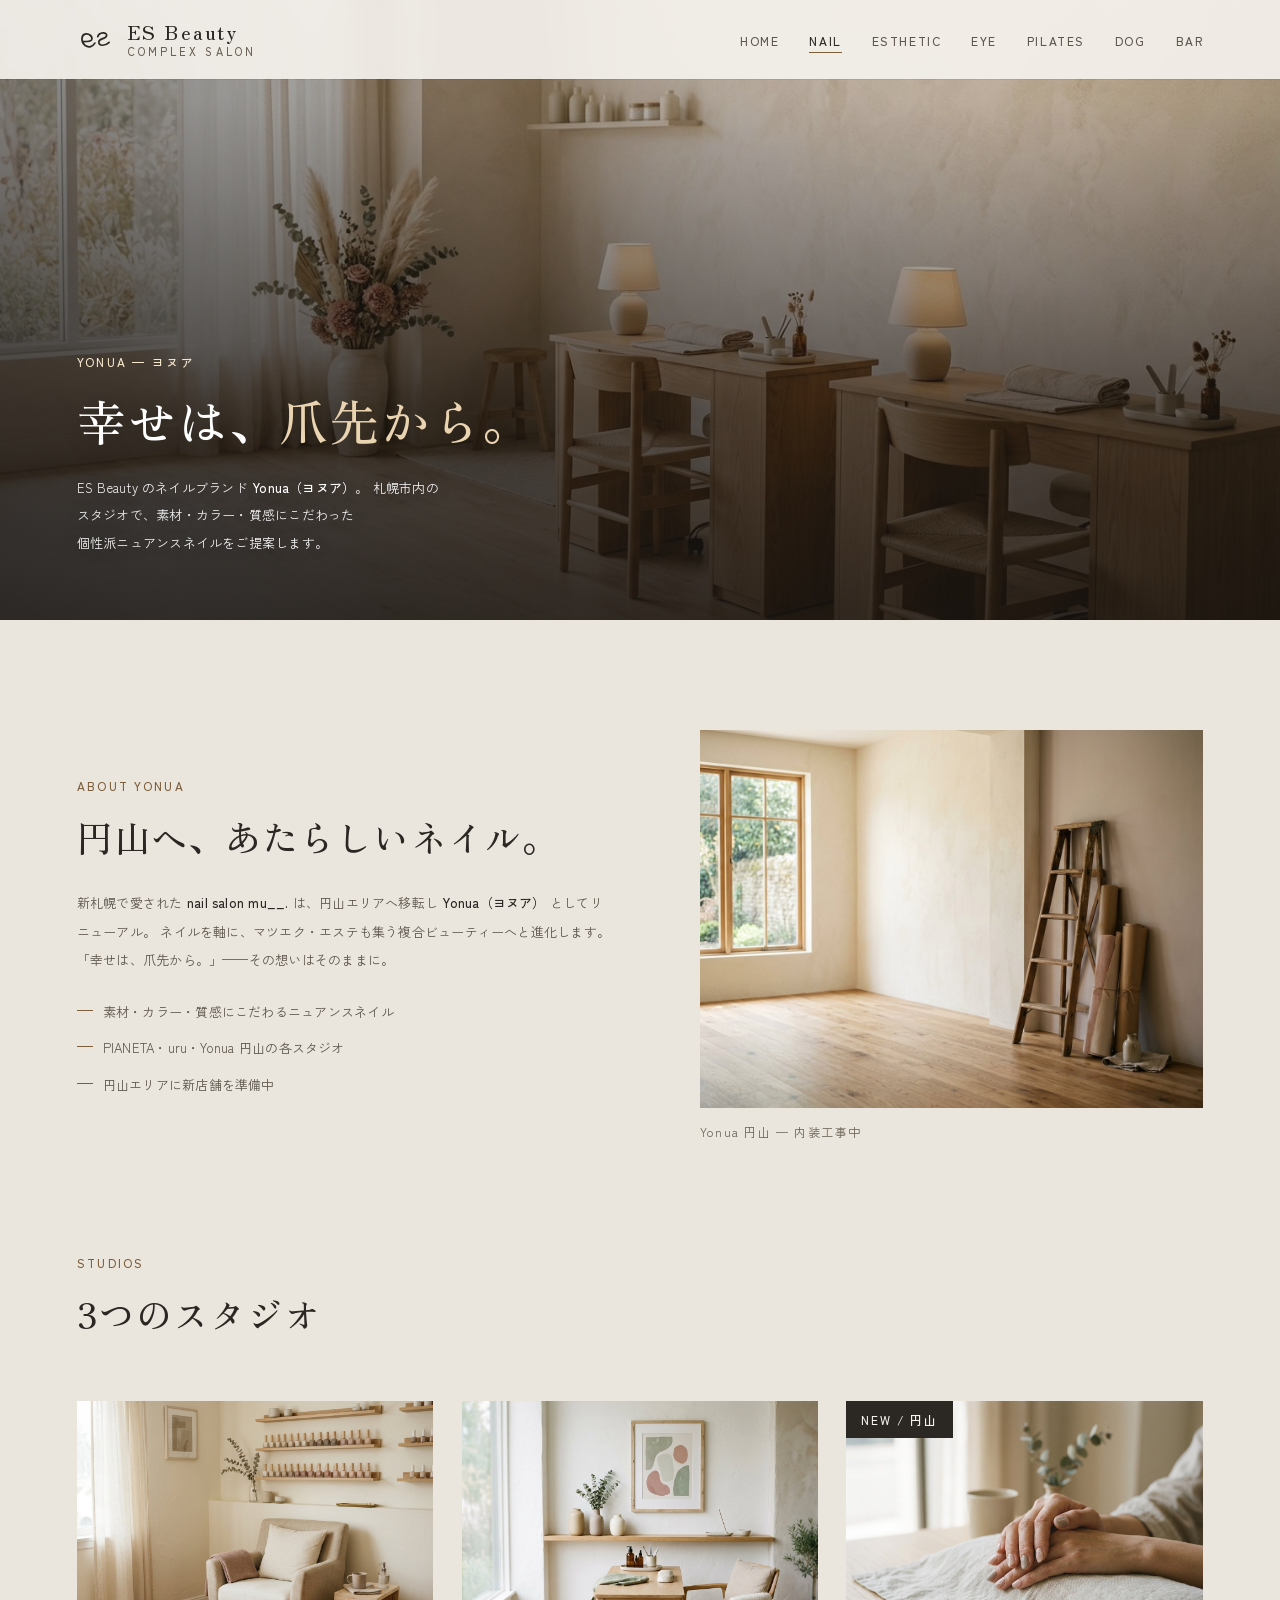
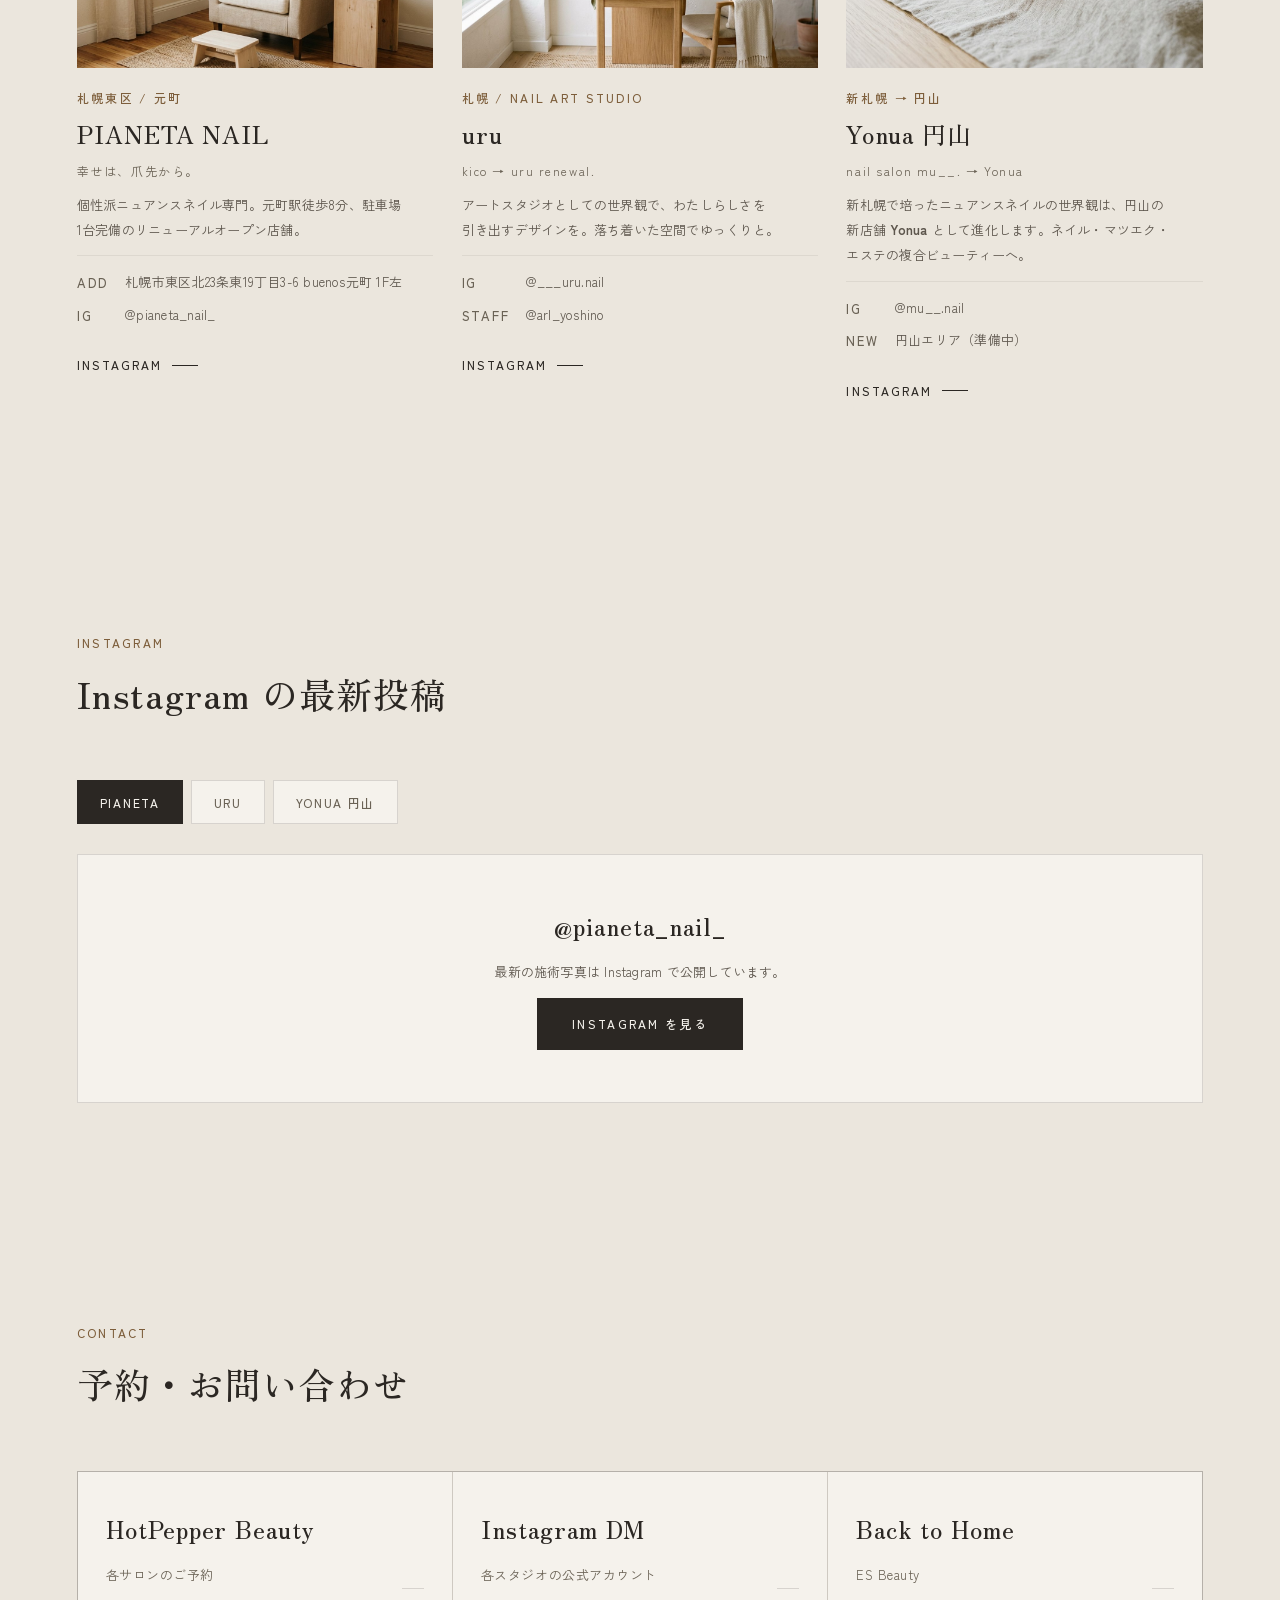
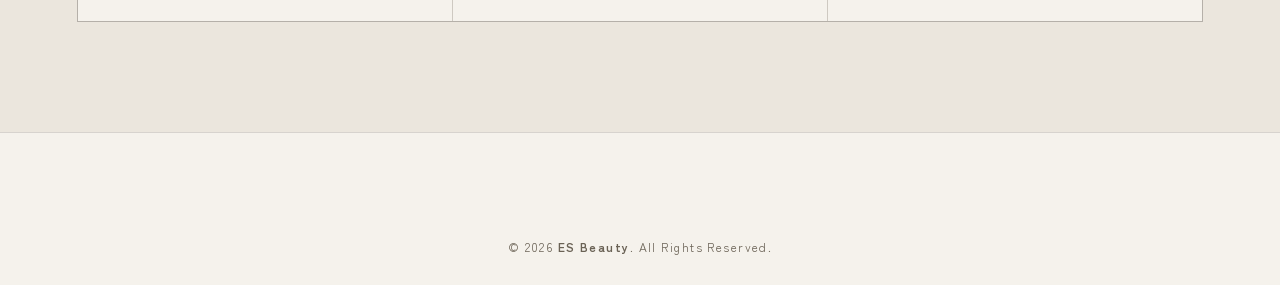
<file: nail.html>
<!DOCTYPE html>
<html lang="ja">
<head>
<meta charset="UTF-8">
<meta name="viewport" content="width=device-width, initial-scale=1.0">
<meta name="color-scheme" content="light">
<meta name="theme-color" content="#f5f2ec">
<meta name="description" content="Yonua（ヨヌア）— ES Beauty のネイル。幸せは、爪先から。PIANETA NAIL / uru / Yonua 円山。札幌の個性派ニュアンスネイル。">
<title>Yonua — Nail | ES Beauty</title>
<link rel="canonical" href="https://playmark0227-svg.github.io/shogosan/nail.html">
<link rel="icon" type="image/svg+xml" href="favicon.svg">
<meta property="og:type" content="website">
<meta property="og:site_name" content="ES Beauty">
<meta property="og:title" content="Yonua — Nail | ES Beauty">
<meta property="og:description" content="幸せは、爪先から。ES Beauty のネイル Yonua。PIANETA NAIL / uru / Yonua 円山。">
<meta property="og:url" content="https://playmark0227-svg.github.io/shogosan/nail.html">
<meta property="og:locale" content="ja_JP">
<meta name="twitter:card" content="summary">
<link rel="preconnect" href="https://fonts.googleapis.com">
<link rel="preconnect" href="https://fonts.gstatic.com" crossorigin>
<link href="https://fonts.googleapis.com/css2?family=Zen+Old+Mincho:wght@400;500&family=Zen+Kaku+Gothic+New:wght@400;500&display=swap" rel="stylesheet">
<link rel="stylesheet" href="css/style.css">
</head>
<body data-page="nail">

<header class="header" id="header">
  <div class="header__inner">
    <a href="index.html" class="header__logo" aria-label="ES Beauty">
      <span class="header__logo-mark" aria-hidden="true">
        <svg viewBox="0 0 56 40" class="brandmark" fill="none" aria-hidden="true"><path d="M9,23 C11,23 19,23 20.5,20.5 C22.5,16 16.5,10.5 11,12.5 C5.5,14.5 5.5,24 11.5,28.5 C16.5,32 22,30 25,25 M29,16 C31,9.5 42,9 41.5,14.5 C41,19.5 30.5,18 30.5,23.5 C30.5,29.5 39.5,29.5 45,24" stroke="currentColor" stroke-width="2.4" stroke-linecap="round" stroke-linejoin="round"/></svg>
      </span>
      <span class="header__logo-text"><b data-company>ES Beauty</b><small>complex salon</small></span>
    </a>
    <nav class="nav" id="nav">
      <ul class="nav__list">
        <li><a href="index.html" data-page="home">Home</a></li>
        <li><a href="nail.html" data-page="nail">Nail</a></li>
        <li><a href="esthetic.html" data-page="esthetic">Esthetic</a></li>
        <li><a href="eye.html" data-page="eye">Eye</a></li>
        <li><a href="pilates.html" data-page="pilates">Pilates</a></li>
        <li><a href="dog.html" data-page="dog">Dog</a></li>
        <li><a href="bar.html" data-page="bar">Bar</a></li>
      </ul>
    </nav>
    <button class="nav__toggle" id="navToggle" aria-label="メニューを開く" aria-expanded="false" aria-controls="nav"><span></span><span></span><span></span></button>
  </div>
</header>

<main>

<section class="page-hero">
  <div class="page-hero__bg" aria-hidden="true"><img src="images/hero-nail.jpg" alt="" width="1365" height="768" fetchpriority="high" decoding="async"></div>
  <div class="container">
    <p class="page-hero__kicker">Yonua — ヨヌア</p>
    <h1 class="page-hero__title">幸せは、<em>爪先から。</em></h1>
    <p class="page-hero__lead">
      ES Beauty のネイルブランド <strong>Yonua（ヨヌア）</strong>。
      札幌市内のスタジオで、素材・カラー・質感にこだわった個性派ニュアンスネイルをご提案します。
    </p>
  </div>
</section>


<section class="brand-section">
  <div class="container">
    <div class="intro-split">
      <div>
        <header class="section-head">
          <p class="section-head__en">About Yonua</p>
          <h2 class="section-head__ja">円山へ、あたらしいネイル。</h2>
        </header>
        <p class="lede">
          新札幌で愛された <strong>nail salon mu__.</strong> は、円山エリアへ移転し
          <strong>Yonua（ヨヌア）</strong> としてリニューアル。
          ネイルを軸に、マツエク・エステも集う複合ビューティーへと進化します。
          「幸せは、爪先から。」——その想いはそのままに。
        </p>
        <ul class="pointlist">
          <li>素材・カラー・質感にこだわるニュアンスネイル</li>
          <li>PIANETA・uru・Yonua 円山の各スタジオ</li>
          <li>円山エリアに新店舗を準備中</li>
        </ul>
      </div>
      <figure class="media-slot">
        <img src="images/salon-yonua.jpg" alt="内装工事中の Yonua 円山" loading="lazy" decoding="async">
        <figcaption class="media-slot__label">Yonua 円山 — 内装工事中</figcaption>
      </figure>
    </div>
  </div>
</section>

<section class="brand-section" style="padding-top:0">
  <div class="container">
    <header class="section-head">
      <p class="section-head__en">Studios</p>
      <h2 class="section-head__ja">3つのスタジオ</h2>
    </header>
    <div class="salon-grid">
      <article class="salon-card">
        <figure class="salon-card__thumb" data-salon="pianeta">
          <img src="images/salon-pianeta.jpg" alt="PIANETA NAIL 店内" loading="lazy" decoding="async">
          <div class="salon-card__mark">PIANETA</div>
        </figure>
        <div class="salon-card__body">
          <p class="salon-card__area">札幌東区 / 元町</p>
          <h3 class="salon-card__name">PIANETA NAIL</h3>
          <p class="salon-card__catch">幸せは、爪先から。</p>
          <p class="salon-card__desc">個性派ニュアンスネイル専門。元町駅徒歩8分、駐車場1台完備のリニューアルオープン店舗。</p>
          <dl class="salon-card__meta">
            <dt>ADD</dt><dd>札幌市東区北23条東19丁目3-6 buenos元町 1F左</dd>
            <dt>IG</dt><dd>@pianeta_nail_</dd>
          </dl>
          <a href="https://www.instagram.com/pianeta_nail_/" class="salon-card__link" target="_blank" rel="noopener">Instagram</a>
        </div>
      </article>

      <article class="salon-card">
        <figure class="salon-card__thumb" data-salon="uru">
          <img src="images/salon-uru.jpg" alt="uru 店内" loading="lazy" decoding="async">
          <div class="salon-card__mark">uru</div>
        </figure>
        <div class="salon-card__body">
          <p class="salon-card__area">札幌 / nail art studio</p>
          <h3 class="salon-card__name">uru</h3>
          <p class="salon-card__catch">kico → uru renewal.</p>
          <p class="salon-card__desc">アートスタジオとしての世界観で、わたしらしさを引き出すデザインを。落ち着いた空間でゆっくりと。</p>
          <dl class="salon-card__meta">
            <dt>IG</dt><dd>@___uru.nail</dd>
            <dt>STAFF</dt><dd>@arl_yoshino</dd>
          </dl>
          <a href="https://www.instagram.com/___uru.nail/" class="salon-card__link" target="_blank" rel="noopener">Instagram</a>
        </div>
      </article>

      <article class="salon-card">
        <figure class="salon-card__thumb" data-salon="mu">
          <span class="salon-card__ribbon">New / 円山</span>
          <img src="images/tile-yonua.jpg" alt="Yonua のネイル施術" loading="lazy" decoding="async">
          <div class="salon-card__mark">Yonua</div>
        </figure>
        <div class="salon-card__body">
          <p class="salon-card__area">新札幌 → 円山</p>
          <h3 class="salon-card__name">Yonua 円山</h3>
          <p class="salon-card__catch">nail salon mu__. → Yonua</p>
          <p class="salon-card__desc">新札幌で培ったニュアンスネイルの世界観は、円山の新店舗 <strong>Yonua</strong> として進化します。ネイル・マツエク・エステの複合ビューティーへ。</p>
          <dl class="salon-card__meta">
            <dt>IG</dt><dd>@mu__.nail</dd>
            <dt>NEW</dt><dd>円山エリア（準備中）</dd>
          </dl>
          <a href="https://www.instagram.com/mu__.nail/" class="salon-card__link" target="_blank" rel="noopener">Instagram</a>
        </div>
      </article>
    </div>
  </div>
</section>

<section class="instagram">
  <div class="container">
    <header class="section-head">
      <p class="section-head__en">Instagram</p>
      <h2 class="section-head__ja">Instagram の最新投稿</h2>
    </header>
    <div class="ig-tabs" role="tablist" aria-label="Instagram アカウント" id="igTabs">
      <button class="ig-tab is-active" data-account="pianeta_nail_" role="tab" id="igtab-pianeta-nail" aria-controls="igFeed" aria-selected="true" tabindex="0">PIANETA</button>
      <button class="ig-tab" data-account="___uru.nail" role="tab" id="igtab-uru-nail" aria-controls="igFeed" aria-selected="false" tabindex="-1">uru</button>
      <button class="ig-tab" data-account="mu__.nail" role="tab" id="igtab-mu-nail" aria-controls="igFeed" aria-selected="false" tabindex="-1">Yonua 円山</button>
    </div>
    <div class="ig-feed" id="igFeed" role="tabpanel" tabindex="0" data-accounts="pianeta_nail_,___uru.nail,mu__.nail" aria-live="polite">
      <div class="ig-loading"><p>Loading…</p></div>
    </div>
  </div>
</section>

<section class="contact">
  <div class="container">
    <header class="section-head">
      <p class="section-head__en">Contact</p>
      <h2 class="section-head__ja">予約・お問い合わせ</h2>
    </header>
    <div class="contact-grid">
      <a href="https://beauty.hotpepper.jp/" class="contact-card" target="_blank" rel="noopener">
        <strong>HotPepper Beauty</strong><small>各サロンのご予約</small>
      </a>
      <a href="https://www.instagram.com/pianeta_nail_/" class="contact-card" target="_blank" rel="noopener">
        <strong>Instagram DM</strong><small>各スタジオの公式アカウント</small>
      </a>
      <a href="index.html" class="contact-card">
        <strong>Back to Home</strong><small>ES Beauty</small>
      </a>
    </div>
  </div>
</section>

</main>

<footer class="footer">
  <div class="container">
    <p class="footer__copy">© <span id="year"></span> <b data-company>ES Beauty</b>. All Rights Reserved.</p>
  </div>
</footer>

<script src="js/config.js" defer></script>
<script src="js/main.js" defer></script>
</body>
</html>
</file>
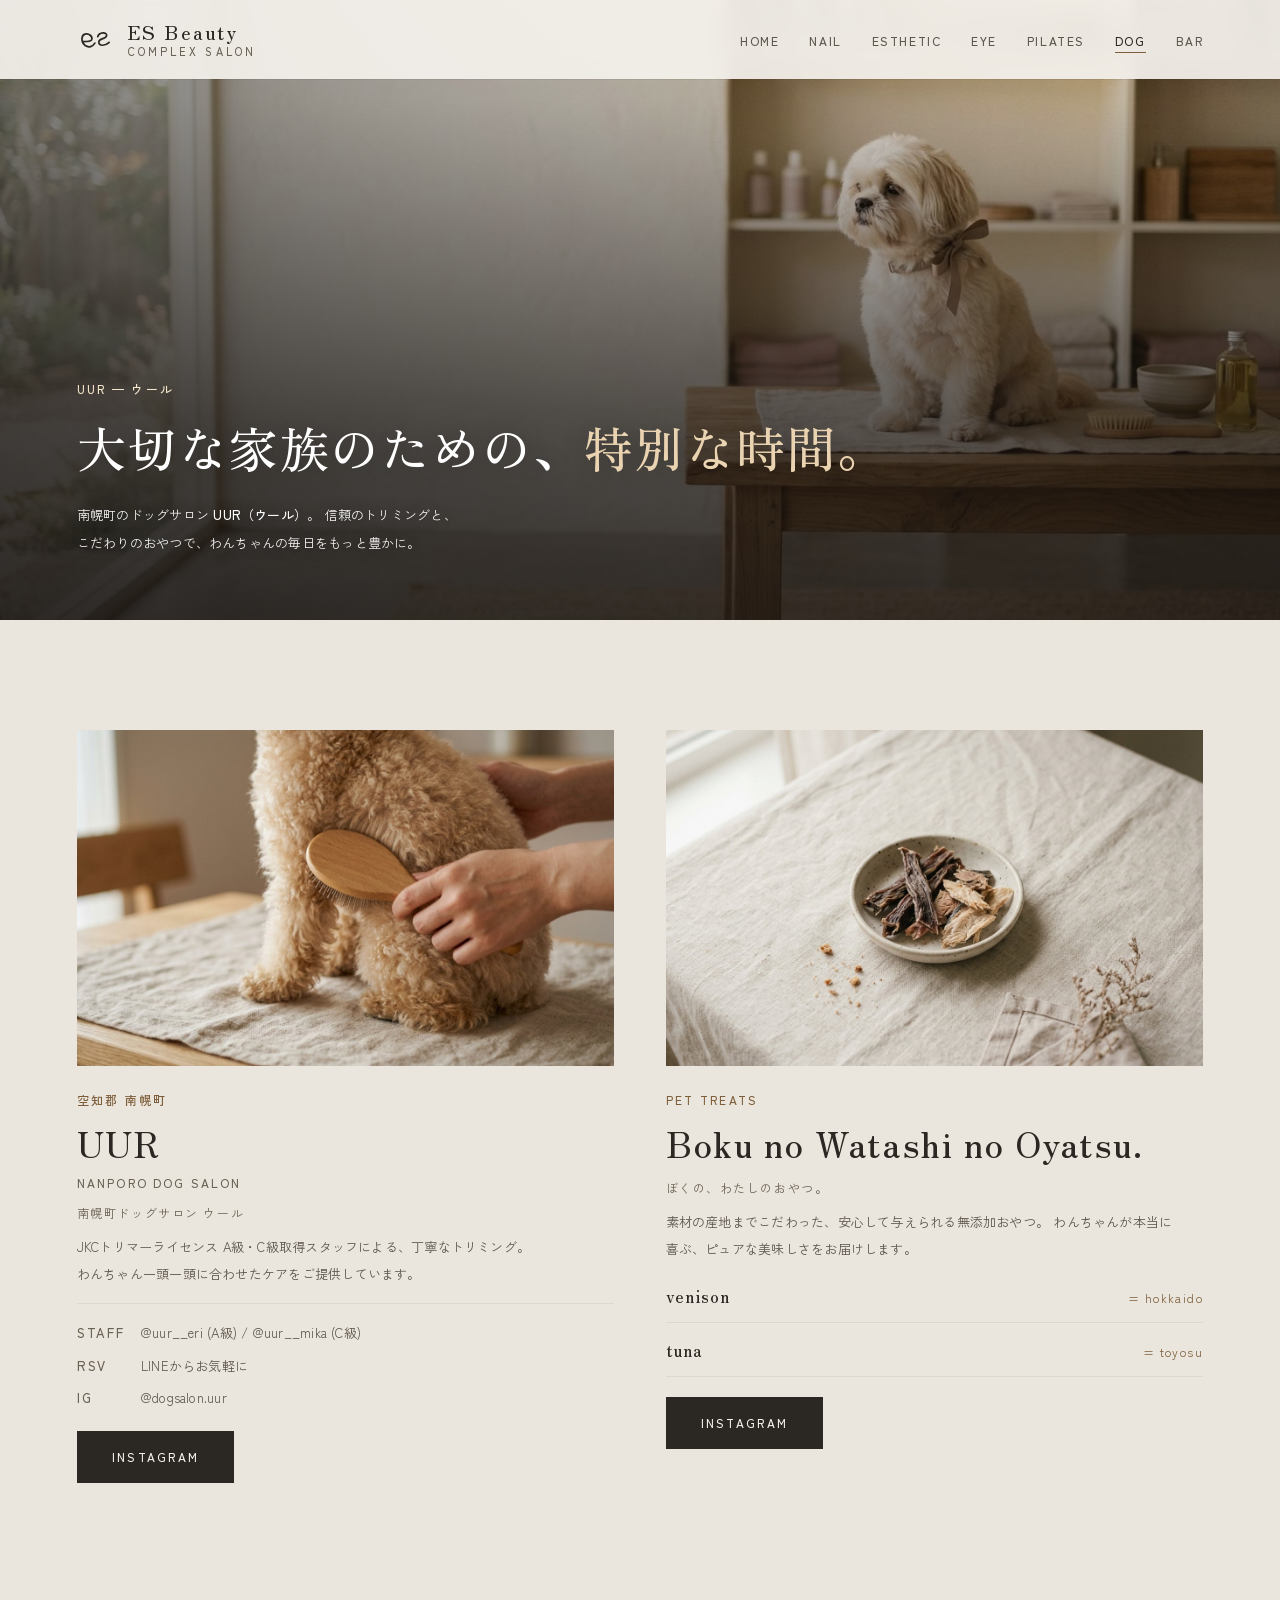
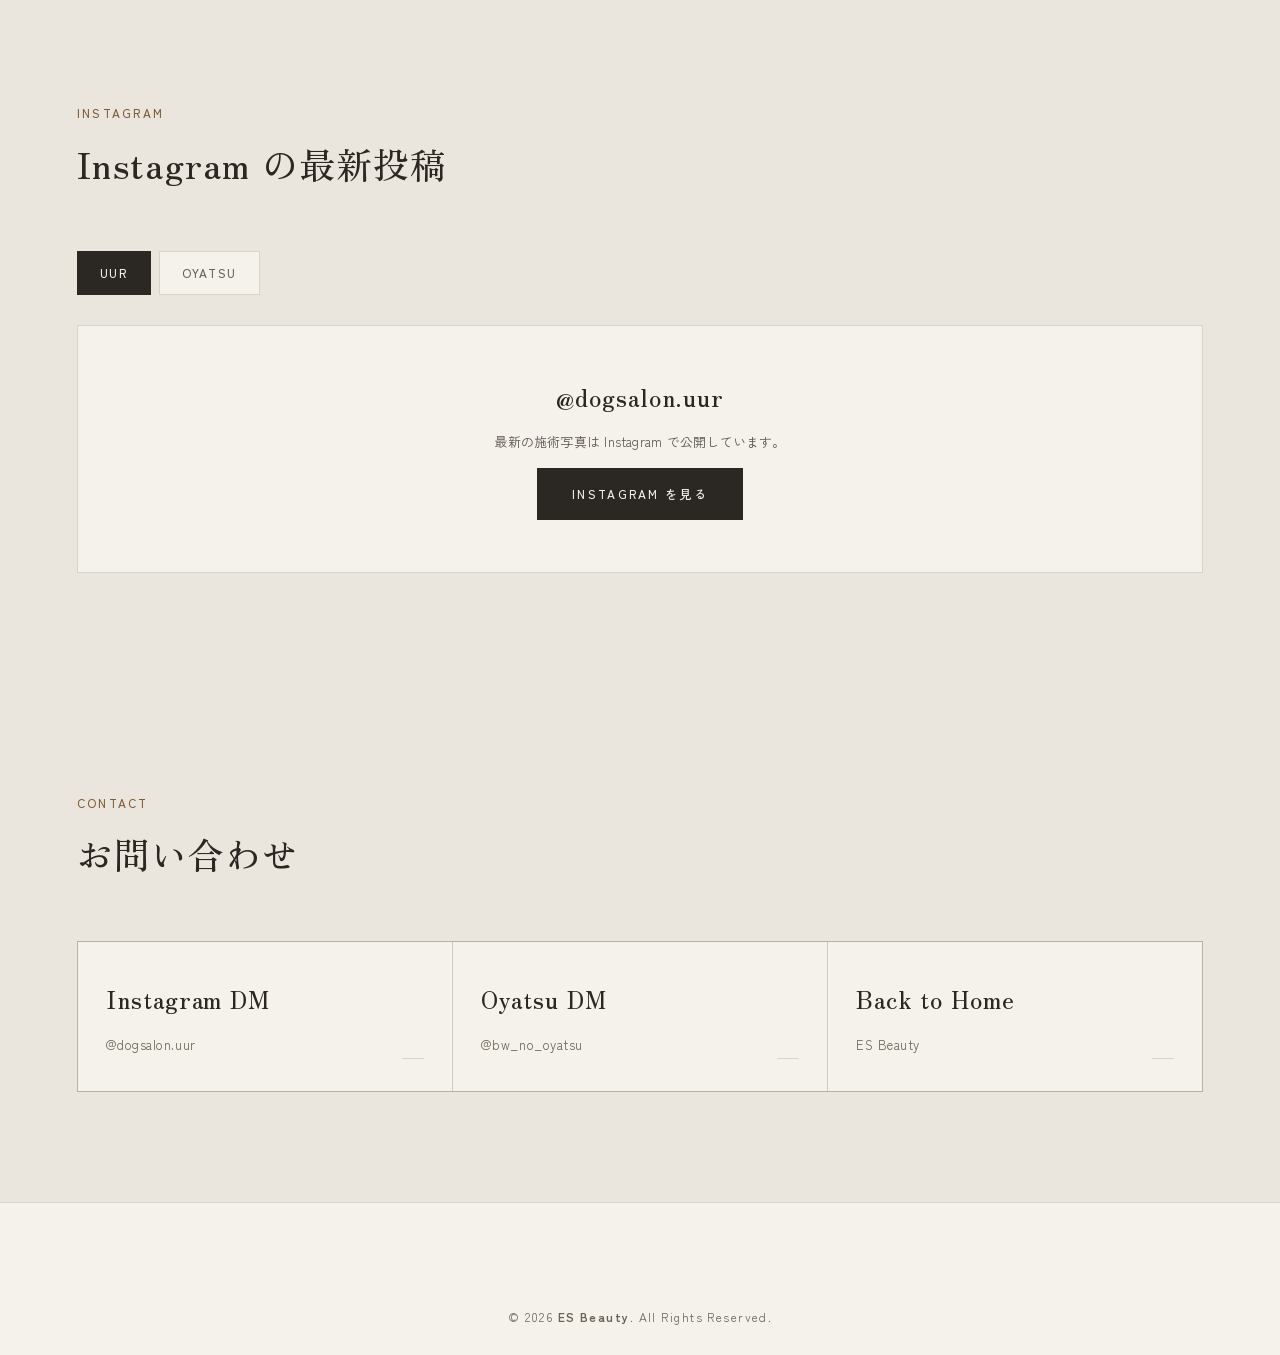
<file: pet.html>
<!DOCTYPE html>
<html lang="ja">
<head>
<meta charset="UTF-8">
<meta name="viewport" content="width=device-width, initial-scale=1.0">
<meta name="robots" content="noindex,follow">
<title>Pet — ページが移動しました | ES Beauty</title>
<link rel="canonical" href="https://playmark0227-svg.github.io/shogosan/dog.html">
<meta http-equiv="refresh" content="0; url=dog.html">
<link rel="icon" type="image/svg+xml" href="favicon.svg">
</head>
<body>
<p>このページは <a href="dog.html">UUR（Dog Salon）</a> へ移動しました。自動で移動しない場合はリンクをクリックしてください。</p>
<script>location.replace("dog.html");</script>
</body>
</html>
</file>
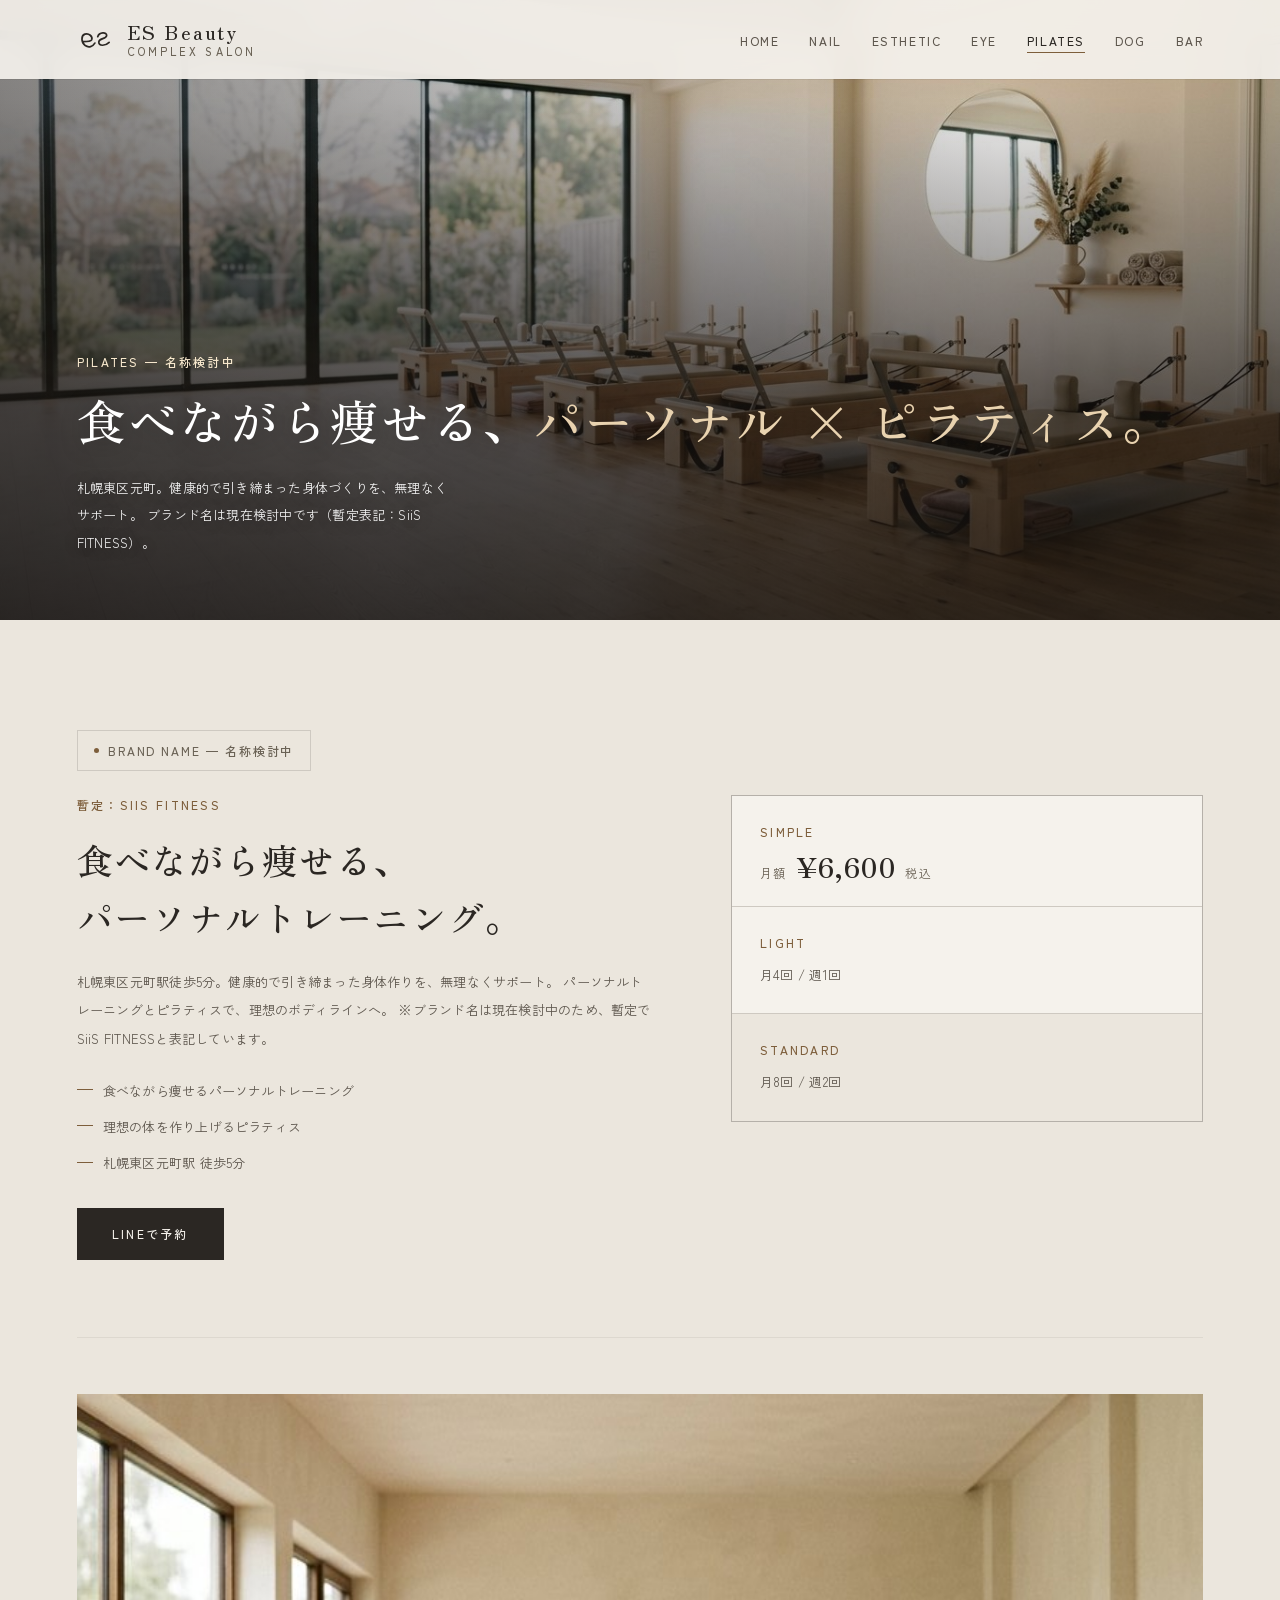
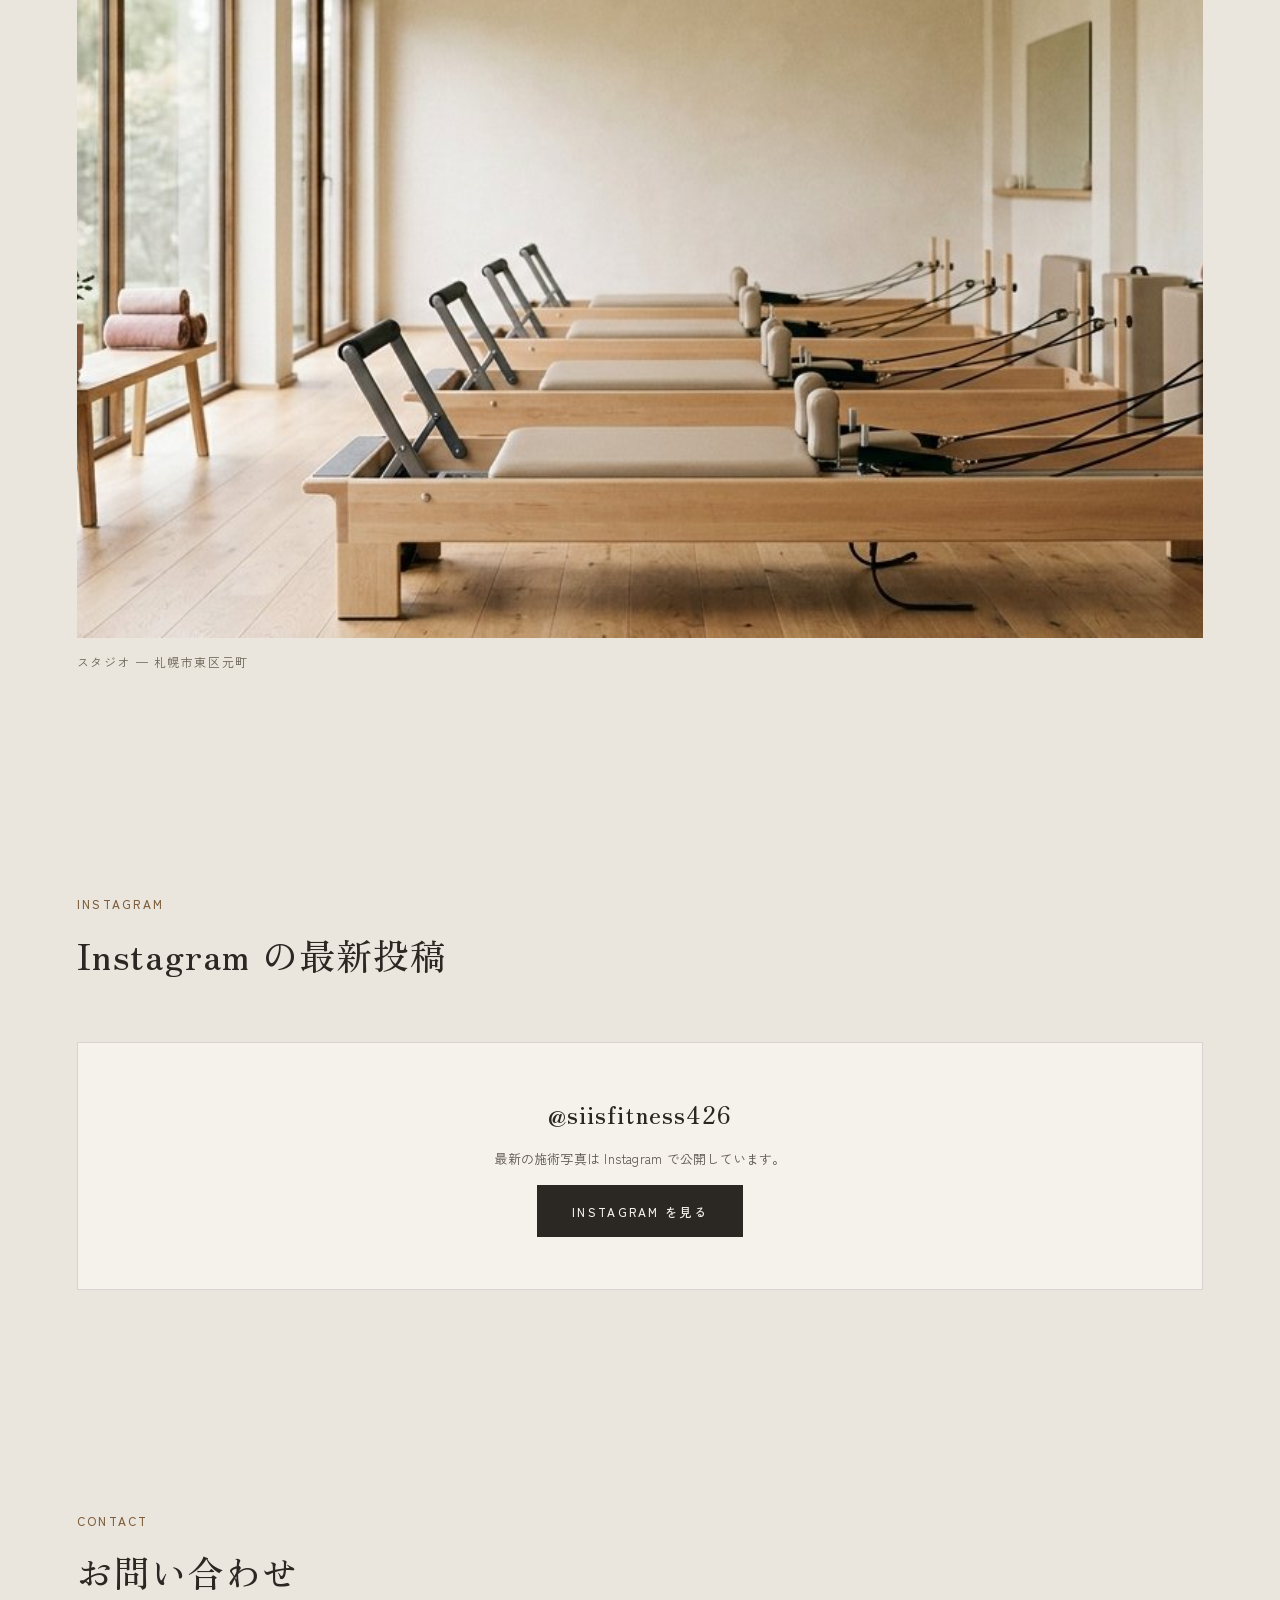
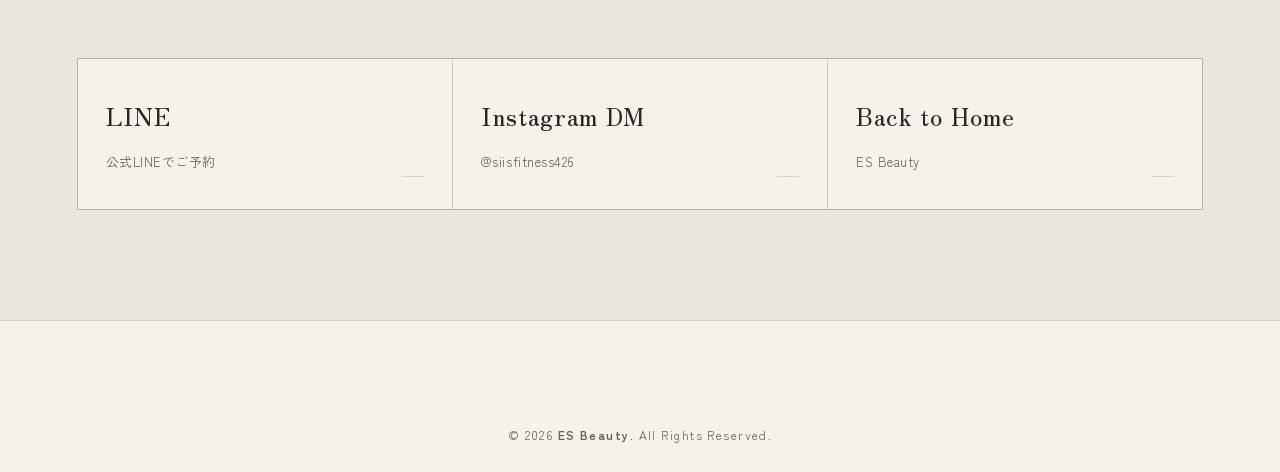
<file: pilates.html>
<!DOCTYPE html>
<html lang="ja">
<head>
<meta charset="UTF-8">
<meta name="viewport" content="width=device-width, initial-scale=1.0">
<meta name="color-scheme" content="light">
<meta name="theme-color" content="#f5f2ec">
<meta name="description" content="ES Beauty のピラティス・パーソナルトレーニング（名称検討中）。食べながら痩せる、パーソナル×ピラティス。札幌東区元町。">
<title>Pilates（名称検討中） | ES Beauty</title>
<link rel="canonical" href="https://playmark0227-svg.github.io/shogosan/pilates.html">
<link rel="icon" type="image/svg+xml" href="favicon.svg">
<meta property="og:type" content="website">
<meta property="og:site_name" content="ES Beauty">
<meta property="og:title" content="Pilates（名称検討中） | ES Beauty">
<meta property="og:description" content="食べながら痩せる、パーソナル×ピラティス。ES Beauty のボディメイク。">
<meta property="og:url" content="https://playmark0227-svg.github.io/shogosan/pilates.html">
<meta property="og:locale" content="ja_JP">
<meta name="twitter:card" content="summary">
<link rel="preconnect" href="https://fonts.googleapis.com">
<link rel="preconnect" href="https://fonts.gstatic.com" crossorigin>
<link href="https://fonts.googleapis.com/css2?family=Zen+Old+Mincho:wght@400;500&family=Zen+Kaku+Gothic+New:wght@400;500&display=swap" rel="stylesheet">
<link rel="stylesheet" href="css/style.css">
</head>
<body data-page="pilates">

<header class="header" id="header">
  <div class="header__inner">
    <a href="index.html" class="header__logo" aria-label="ES Beauty">
      <span class="header__logo-mark" aria-hidden="true">
        <svg viewBox="0 0 56 40" class="brandmark" fill="none" aria-hidden="true"><path d="M9,23 C11,23 19,23 20.5,20.5 C22.5,16 16.5,10.5 11,12.5 C5.5,14.5 5.5,24 11.5,28.5 C16.5,32 22,30 25,25 M29,16 C31,9.5 42,9 41.5,14.5 C41,19.5 30.5,18 30.5,23.5 C30.5,29.5 39.5,29.5 45,24" stroke="currentColor" stroke-width="2.4" stroke-linecap="round" stroke-linejoin="round"/></svg>
      </span>
      <span class="header__logo-text"><b data-company>ES Beauty</b><small>complex salon</small></span>
    </a>
    <nav class="nav" id="nav">
      <ul class="nav__list">
        <li><a href="index.html" data-page="home">Home</a></li>
        <li><a href="nail.html" data-page="nail">Nail</a></li>
        <li><a href="esthetic.html" data-page="esthetic">Esthetic</a></li>
        <li><a href="eye.html" data-page="eye">Eye</a></li>
        <li><a href="pilates.html" data-page="pilates">Pilates</a></li>
        <li><a href="dog.html" data-page="dog">Dog</a></li>
        <li><a href="bar.html" data-page="bar">Bar</a></li>
      </ul>
    </nav>
    <button class="nav__toggle" id="navToggle" aria-label="メニューを開く" aria-expanded="false" aria-controls="nav"><span></span><span></span><span></span></button>
  </div>
</header>

<main>

<section class="page-hero">
  <div class="page-hero__bg" aria-hidden="true"><img src="images/hero-pilates.jpg" alt="" width="1365" height="768" fetchpriority="high" decoding="async"></div>
  <div class="container">
    <p class="page-hero__kicker">Pilates — 名称検討中</p>
    <h1 class="page-hero__title">食べながら痩せる、<em>パーソナル × ピラティス。</em></h1>
    <p class="page-hero__lead">
      札幌東区元町。健康的で引き締まった身体づくりを、無理なくサポート。
      ブランド名は現在検討中です（暫定表記：SiiS FITNESS）。
    </p>
  </div>
</section>


<section class="brand-section brand-section--fitness">
  <div class="container">
    <p class="tbd-badge">Brand Name — 名称検討中</p>
    <div class="fitness-hero">
      <div class="fitness-hero__brand">
        <p class="fitness-hero__label">暫定：SiiS FITNESS</p>
        <h3 class="fitness-hero__title">食べながら痩せる、<br>パーソナルトレーニング。</h3>
        <p class="lede">
          札幌東区元町駅徒歩5分。健康的で引き締まった身体作りを、無理なくサポート。
          パーソナルトレーニングとピラティスで、理想のボディラインへ。
          ※ブランド名は現在検討中のため、暫定でSiiS FITNESSと表記しています。
        </p>
        <ul class="fitness-hero__points">
          <li>食べながら痩せるパーソナルトレーニング</li>
          <li>理想の体を作り上げるピラティス</li>
          <li>札幌東区元町駅 徒歩5分</li>
        </ul>
        <a href="https://lin.ee/GeuPyLI" class="btn btn--primary" target="_blank" rel="noopener">LINEで予約</a>
      </div>
      <div class="fitness-hero__plans">
        <div class="plan-card">
          <p class="plan-card__name">Simple</p>
          <p class="plan-card__price"><span>月額</span><b>¥6,600</b><small>税込</small></p>
        </div>
        <div class="plan-card">
          <p class="plan-card__name">Light</p>
          <p class="plan-card__desc">月4回 / 週1回</p>
        </div>
        <div class="plan-card plan-card--featured">
          <p class="plan-card__name">Standard</p>
          <p class="plan-card__desc">月8回 / 週2回</p>
        </div>
      </div>
    </div>

    <figure class="media-slot" style="margin-top:56px;aspect-ratio:21/9">
      <img src="images/pilates-studio.jpg" alt="ピラティススタジオ" loading="lazy" decoding="async">
      <figcaption class="media-slot__label">スタジオ — 札幌市東区元町</figcaption>
    </figure>
  </div>
</section>

<section class="instagram">
  <div class="container">
    <header class="section-head">
      <p class="section-head__en">Instagram</p>
      <h2 class="section-head__ja">Instagram の最新投稿</h2>
    </header>
    <div class="ig-feed" id="igFeed" data-accounts="siisfitness426" aria-live="polite">
      <div class="ig-loading"><p>Loading…</p></div>
    </div>
  </div>
</section>

<section class="contact">
  <div class="container">
    <header class="section-head">
      <p class="section-head__en">Contact</p>
      <h2 class="section-head__ja">お問い合わせ</h2>
    </header>
    <div class="contact-grid">
      <a href="https://lin.ee/GeuPyLI" class="contact-card" target="_blank" rel="noopener">
        <strong>LINE</strong><small>公式LINEでご予約</small>
      </a>
      <a href="https://www.instagram.com/siisfitness426/" class="contact-card" target="_blank" rel="noopener">
        <strong>Instagram DM</strong><small>@siisfitness426</small>
      </a>
      <a href="index.html" class="contact-card">
        <strong>Back to Home</strong><small>ES Beauty</small>
      </a>
    </div>
  </div>
</section>

</main>

<footer class="footer">
  <div class="container">
    <p class="footer__copy">© <span id="year"></span> <b data-company>ES Beauty</b>. All Rights Reserved.</p>
  </div>
</footer>

<script src="js/config.js" defer></script>
<script src="js/main.js" defer></script>
</body>
</html>
</file>
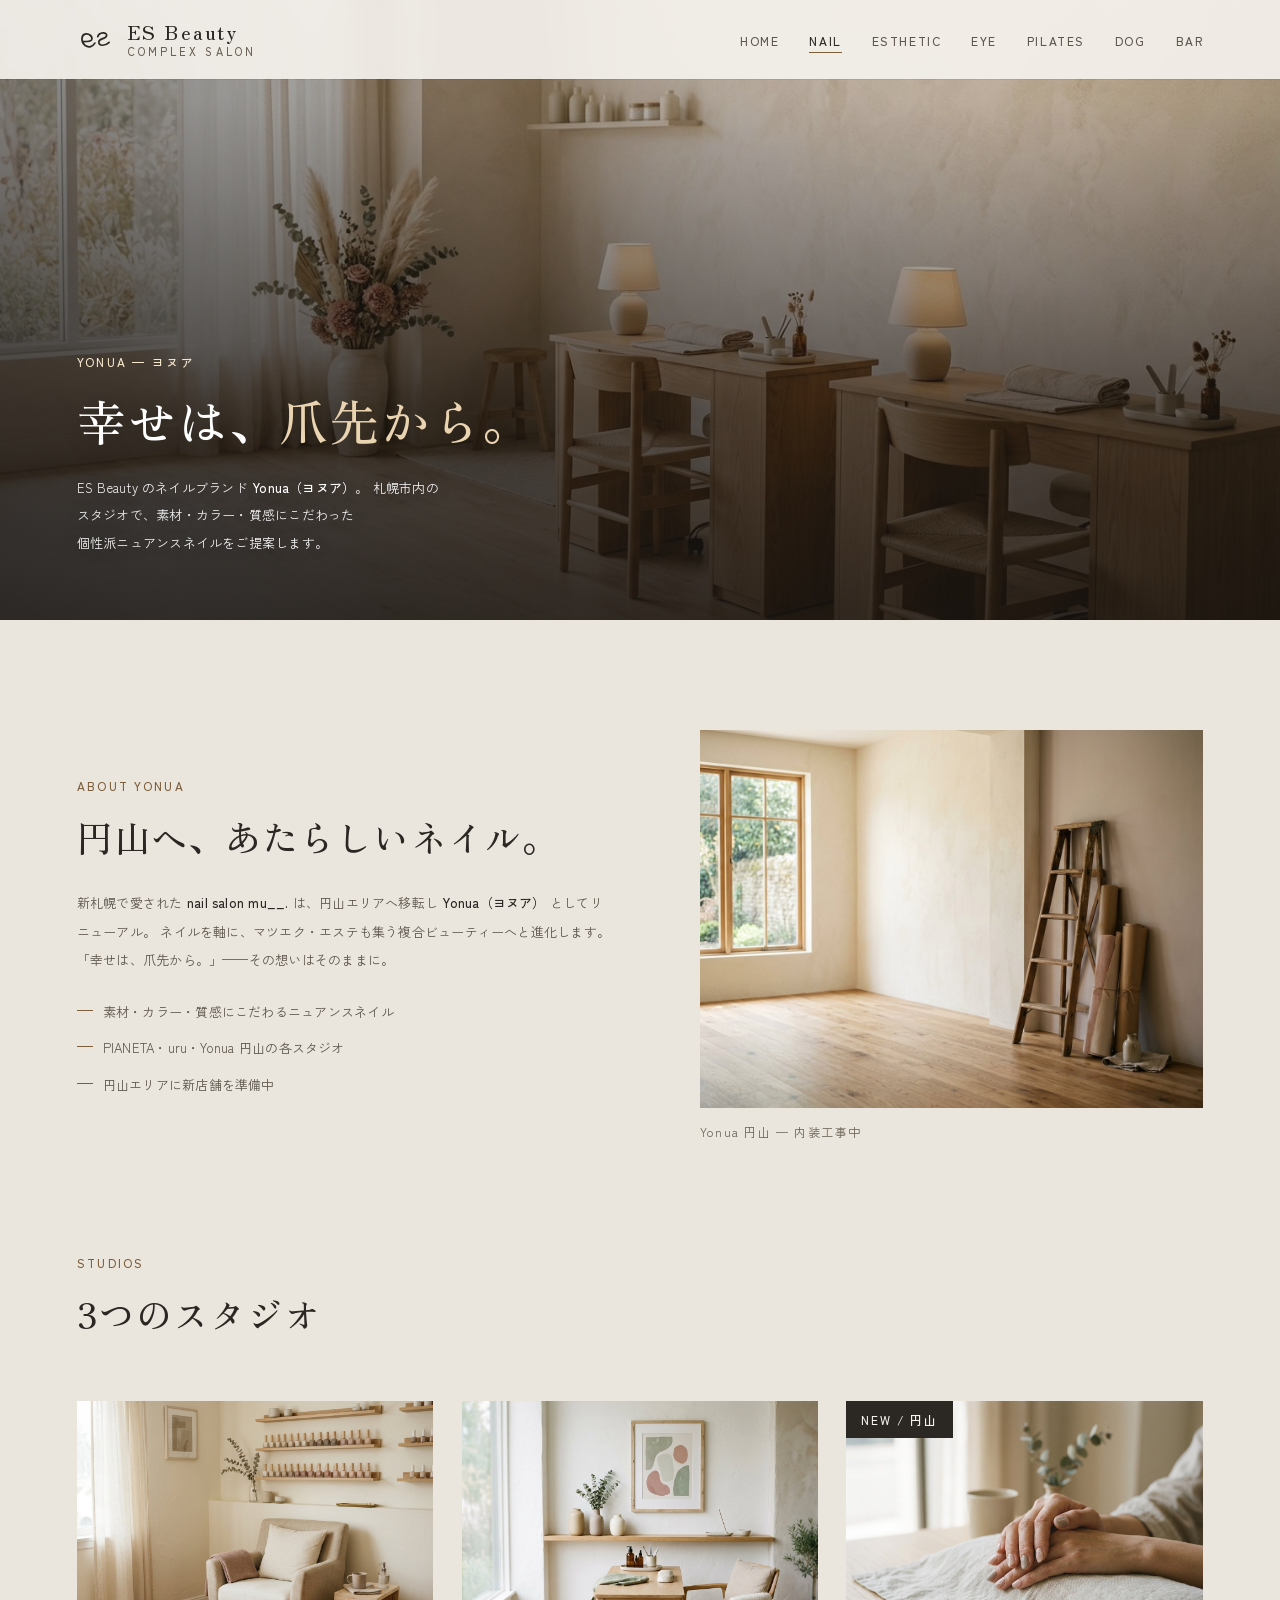
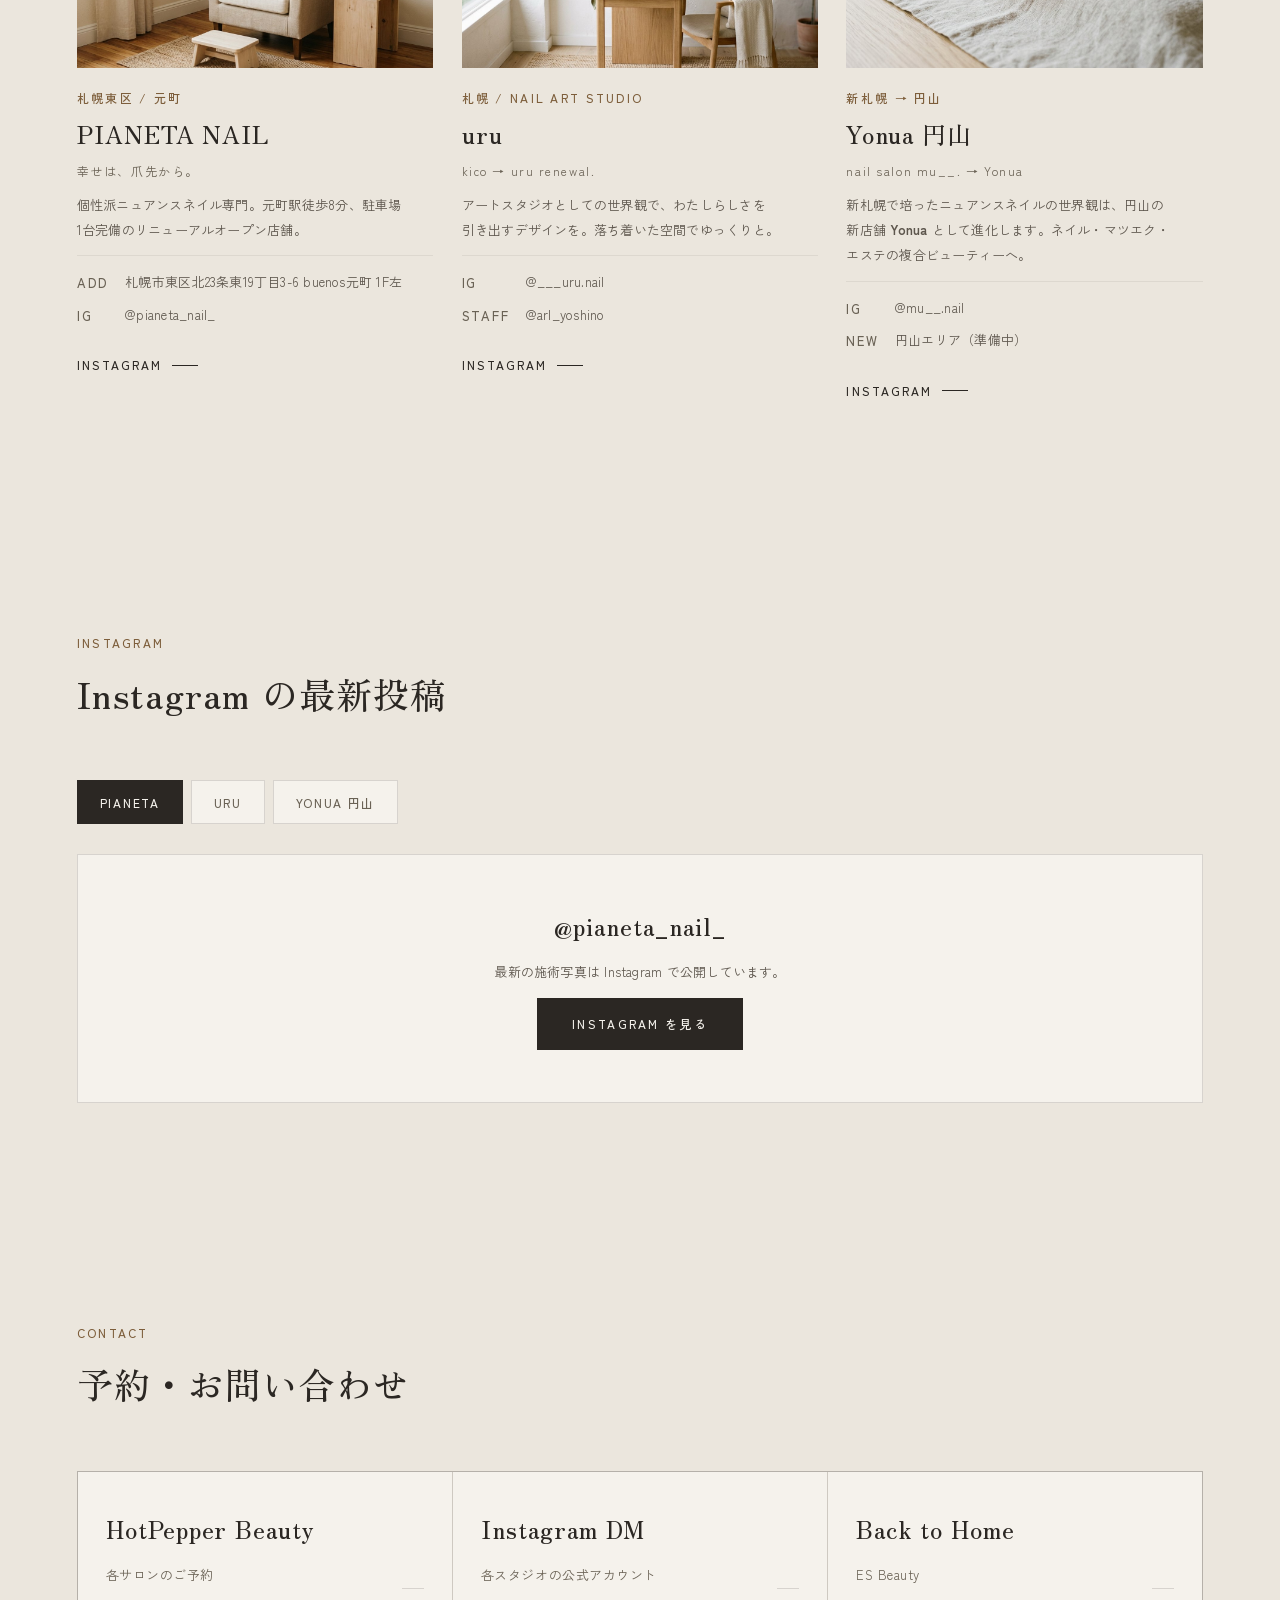
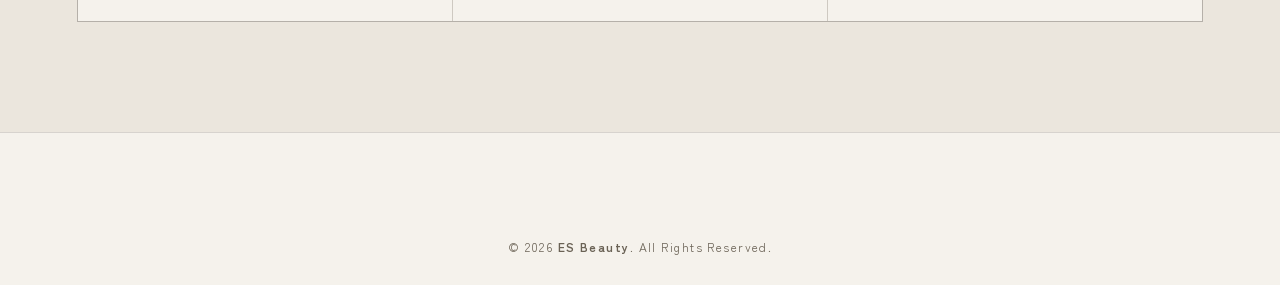
<file: yonua.html>
<!DOCTYPE html>
<html lang="ja">
<head>
<meta charset="UTF-8">
<meta name="viewport" content="width=device-width, initial-scale=1.0">
<meta name="robots" content="noindex,follow">
<title>Yonua — ページが移動しました | ES Beauty</title>
<link rel="canonical" href="https://playmark0227-svg.github.io/shogosan/nail.html">
<meta http-equiv="refresh" content="0; url=nail.html">
<link rel="icon" type="image/svg+xml" href="favicon.svg">
</head>
<body>
<p>このページは <a href="nail.html">Yonua（Nail）</a> へ移動しました。自動で移動しない場合はリンクをクリックしてください。</p>
<script>location.replace("nail.html");</script>
</body>
</html>
</file>
<file: css/style.css>
/* ============================================================
   ES Beauty — Sapporo
   Art direction: paper and photography.

   One palette, taken from the photographs themselves (they all
   sit at hue 24–45°, 60–72% luminance). The design is the paper
   the pictures are printed on: warm white, one ink, one bronze.
   Mincho carries the voice, gothic carries the information,
   and nothing moves that does not need to.
   BAR Amis inverts to night via body[data-page="bar"].
   ============================================================ */

/* ---------------------------------------------------------- 1. Tokens */
:root{
  --paper:#f5f2ec;
  --paper-2:#ebe6dd;
  --paper-3:#e0d9ce;
  --card:#fbf9f5;

  --ink:#2b2723;
  --ink-2:#5d564d;
  --ink-3:#6a6255;   /* 5.4:1 on paper, 4.8:1 on the deeper band */

  --rule:rgba(43,39,35,.15);
  --rule-soft:rgba(43,39,35,.075);

  --accent:#7d5e3b;   /* 5.3:1 on paper, 4.8:1 on the deeper band */
  --accent-tint:rgba(125,94,59,.08);

  --btn-bg:#2b2723;
  --btn-fg:#f5f2ec;

  --f-display:"Zen Old Mincho","Hiragino Mincho ProN","Yu Mincho",serif;
  --f-sans:"Zen Kaku Gothic New","Hiragino Sans","Yu Gothic",sans-serif;
  --f-script:"Italianno",cursive;          /* BAR Amis mark only */

  /* type scale — eight steps, nothing between them */
  --t-1:clamp(2.1rem,4.6vw,4.2rem);        /* home h1            */
  --t-2:clamp(1.9rem,4vw,3.05rem);         /* page h1            */
  --t-3:clamp(1.55rem,2.9vw,2.25rem);      /* section h2         */
  --t-4:clamp(1.2rem,1.9vw,1.5rem);        /* block h3           */
  --t-5:1.19rem;                           /* card name          */
  --t-body:0.938rem;                       /* 15px               */
  --t-small:0.813rem;                      /* 13px               */
  --t-micro:0.75rem;                       /* 12px — latin labels */

  --lh-tight:1.34;
  --lh-head:1.55;
  --lh-body:1.95;

  --gap:clamp(16px,2.2vw,30px);
  --section:clamp(78px,8.6vw,128px);
  --edge:max(6vw,calc((100vw - 1200px) / 2));
}

/* night scheme — BAR Amis page only */
body[data-page="bar"]{
  --paper:#141210;
  --paper-2:#1c1917;
  --paper-3:#262220;
  --card:#1c1917;
  --ink:#efeae1;
  --ink-2:#b3aa9c;
  --ink-3:#948b7c;
  --rule:rgba(239,234,225,.17);
  --rule-soft:rgba(239,234,225,.08);
  --accent:#c0a069;
  --accent-tint:rgba(192,160,105,.12);
  --btn-bg:#c0a069;
  --btn-fg:#171310;
}

/* ---------------------------------------------------------- 2. Base */
*{margin:0;padding:0;box-sizing:border-box}
html{-webkit-text-size-adjust:100%}
body{
  font-family:var(--f-sans);
  font-size:var(--t-body);
  font-weight:400;
  line-height:var(--lh-body);
  letter-spacing:.015em;
  background:var(--paper);
  color:var(--ink-2);
  line-break:strict;        /* 禁則処理 site-wide, not just on headings */
  overflow-x:hidden;
}
img{max-width:100%;display:block}
a{color:inherit;text-decoration:none}
button{font-family:inherit;cursor:pointer;border:none;background:none;color:inherit}
ul{list-style:none}
em,i,address{font-style:normal}
::selection{background:var(--ink);color:var(--paper)}
:focus-visible{outline:2px solid var(--accent);outline-offset:3px}
section[id]{scroll-margin-top:88px}

/* palt tightens proportional widths — right for display sizes, over-tight for
   15px running text, so it is scoped rather than set on the body */
h1,h2,h3,h4,.eyebrow,.section-head__en,.hero__kicker,
.statement__quote,.menu-block__sub,.cta-band__title{font-feature-settings:"palt" 1}
/* break Japanese at phrase boundaries where the browser can work them out —
   ignored elsewhere, so it is a pure improvement */
h1,h2,h3,h4,.hero__lead,.page-hero__lead,.section-head__desc,
.brand-tile p,.salon-card__desc,.pet-card__desc,.statement__body p,
.cta-band__title,.cta-band__note,.menu-block__sub{word-break:auto-phrase}
h1,h2,h3,h4{
  font-family:var(--f-display);
  font-weight:500;
  color:var(--ink);
  line-height:var(--lh-head);
  letter-spacing:.03em;
  line-break:strict;          /* 禁則処理 — no 、。」 stranded at a line head */
  overflow-wrap:break-word;   /* only a long latin brand name may be broken */
}

.container{width:min(88%,1200px);margin-inline:auto}

/* the one repeated label form: small, tracked, latin, uppercase */
.eyebrow,.section-head__en,.brand-tile__kicker,.page-hero__kicker,
.salon-card__area,.pet-card__area,.bar__area,.access-item__cat,
.menu-card__en,.menu-block__title,.body-callout__label,.fitness-hero__label,
.plan-card__name,.bar-cat__name,.footer__cols h4,.cta-band__kicker,
.bar__plan-label{
  font-family:var(--f-sans);
  font-size:var(--t-micro);
  font-weight:500;
  letter-spacing:.19em;
  line-height:1.6;
  text-transform:uppercase;
  color:var(--accent);
}

/* ---------------------------------------------------------- 3. Section heads */
.section-head{display:grid;gap:14px;max-width:44em;margin-bottom:clamp(38px,4.6vw,64px)}
.section-head__ja{font-size:var(--t-3)}
.section-head__desc{font-size:var(--t-small);color:var(--ink-2);max-width:38em;line-height:1.9;text-wrap:pretty}

/* ---------------------------------------------------------- 4. Header */
.header{
  position:fixed;inset:0 0 auto;z-index:100;padding:22px 0;
  border-bottom:1px solid var(--rule-soft);
  transition:padding .3s ease;
}
.header::before{
  content:"";position:absolute;inset:0;z-index:-1;pointer-events:none;
  background:color-mix(in srgb,var(--paper) 93%,transparent);
  backdrop-filter:blur(14px);-webkit-backdrop-filter:blur(14px);
}
.header.is-scrolled{padding:13px 0}
.header__inner{width:min(88%,1200px);margin-inline:auto;display:flex;align-items:center;justify-content:space-between;gap:24px}
.header__logo{display:flex;align-items:center;gap:11px;color:var(--ink)}
.header__logo-mark{display:grid;place-items:center;width:40px;height:29px;color:var(--ink)}
.brandmark{width:40px;height:29px;display:block;overflow:visible}
.header__logo-text{font-family:var(--f-display);font-weight:500;font-size:1.19rem;letter-spacing:.13em;line-height:1;display:grid;gap:5px}
.header__logo-text b{font-weight:inherit}
.header__logo-text small{font-family:var(--f-sans);font-size:.6875rem;font-weight:500;letter-spacing:.28em;color:var(--ink-3);text-transform:uppercase}

.nav__list{display:flex;gap:30px;align-items:center}
.nav__list a{
  font-family:var(--f-sans);font-size:.75rem;font-weight:500;letter-spacing:.13em;
  text-transform:uppercase;color:var(--ink-2);white-space:nowrap;position:relative;padding:4px 0;
  transition:color .25s ease;
}
.nav__list a::after{
  content:"";position:absolute;left:0;right:0;bottom:0;height:1px;background:var(--ink);
  transform:scaleX(0);transform-origin:right;transition:transform .35s cubic-bezier(.7,0,.3,1);
}
.nav__list a:hover{color:var(--ink)}
.nav__list a:hover::after{transform:scaleX(1);transform-origin:left}
.nav__list a.is-active{color:var(--ink)}
.nav__list a.is-active::after{transform:scaleX(1);background:var(--accent)}
.nav__toggle{display:none}

/* ---------------------------------------------------------- 5. Buttons */
.btn{
  display:inline-flex;align-items:center;justify-content:center;gap:12px;
  min-height:52px;padding:0 34px;
  font-family:var(--f-sans);font-size:var(--t-micro);font-weight:500;
  letter-spacing:.19em;text-transform:uppercase;
  border:1px solid var(--ink);border-radius:0;
  transition:background-color .3s ease,color .3s ease,border-color .3s ease;
}
.btn--primary{background:var(--btn-bg);color:var(--btn-fg);border-color:var(--btn-bg)}
.btn--primary:hover{background:transparent;color:var(--ink);border-color:var(--ink)}
body[data-page="bar"] .btn--primary:hover{color:var(--accent);border-color:var(--accent)}
.btn--ghost{background:transparent;color:var(--ink);border-color:var(--rule)}
.btn--ghost:hover{background:var(--ink);color:var(--paper);border-color:var(--ink)}

/* ---------------------------------------------------------- 6. Home hero
   An asymmetric split: type on paper, photograph beside it.
   No text sits on a photograph, so nothing needs a scrim. */
.hero{
  position:relative;
  display:grid;
  grid-template-columns:minmax(0,45fr) minmax(0,55fr);
  align-items:stretch;
  min-height:min(92vh,860px);
  background:var(--paper);
}
.hero__panel{
  display:flex;flex-direction:column;justify-content:center;
  padding:clamp(128px,16vh,190px) clamp(30px,4.4vw,66px) clamp(60px,8vh,96px) var(--edge);
}
.hero__kicker{
  font-family:var(--f-sans);font-size:var(--t-micro);font-weight:500;
  letter-spacing:.24em;text-transform:uppercase;color:var(--accent);margin-bottom:26px;
}
.hero__title{font-size:var(--t-1);line-height:1.3;letter-spacing:.035em;margin-bottom:30px}
.hero__title .line{display:block}
.hero__lead{font-size:var(--t-small);line-height:2.15;color:var(--ink-2);max-width:26em}
.hero__cta{display:flex;flex-wrap:wrap;gap:12px;margin-top:38px}
.hero__meta{
  display:flex;flex-wrap:wrap;gap:8px 26px;margin-top:44px;padding-top:24px;
  border-top:1px solid var(--rule-soft);
  font-size:var(--t-micro);letter-spacing:.1em;color:var(--ink-3);
}
.hero__meta b{font-family:var(--f-display);font-weight:500;font-size:.813rem;color:var(--ink);margin-right:7px}

.hero__media{position:relative;overflow:hidden;background:var(--paper-2)}
.hero__media img{width:100%;height:100%;object-fit:cover;object-position:60% 50%}

/* ---------------------------------------------------------- 7. Statement */
.statement{padding:var(--section) 0;background:var(--paper)}
.statement__grid{display:grid;grid-template-columns:minmax(0,1fr) minmax(0,.92fr);gap:clamp(34px,5.6vw,80px);align-items:start}
.statement__body{display:grid;gap:26px;align-content:start;padding-top:6px}
.statement__title{font-size:var(--t-3);line-height:1.62}
.statement__body p{font-size:var(--t-small);line-height:2.15;color:var(--ink-2)}
.statement__body strong{color:var(--ink);font-weight:500}
.statement__quote{
  font-family:var(--f-display);font-size:var(--t-4);line-height:1.75;color:var(--ink);
  padding-left:22px;border-left:1px solid var(--accent);letter-spacing:.06em;
}
.statement__quote small{display:block;margin-top:10px;font-family:var(--f-sans);font-size:var(--t-micro);letter-spacing:.16em;color:var(--ink-3)}
.statement__figure{position:relative;margin:0 calc(-1 * var(--edge)) 0 0}
.statement__figure img{width:100%;aspect-ratio:4/3;object-fit:cover}
.statement__figure figcaption{
  margin-top:12px;font-size:var(--t-micro);letter-spacing:.13em;color:var(--ink-3);
}

/* ---------------------------------------------------------- 8. Services grid */
.brand-section{padding:var(--section) 0;background:var(--paper-2)}
.brands-grid{display:grid;grid-template-columns:repeat(4,minmax(0,1fr));gap:clamp(26px,3vw,44px) var(--gap)}
.brand-tile{display:grid;grid-template-rows:auto 1fr;align-content:start}
.brand-tile__photo{position:relative;display:block;overflow:hidden;aspect-ratio:3/4;background:var(--paper-3)}
.brand-tile__photo img{
  width:100%;height:100%;object-fit:cover;
  transition:transform 1.1s cubic-bezier(.2,.7,.2,1);
}
.brand-tile:hover .brand-tile__photo img,
.brand-tile:focus-visible .brand-tile__photo img{transform:scale(1.045)}
.brand-tile__body{display:grid;gap:7px;align-content:start;padding:19px 0 0}
.brand-tile h3{
  font-size:var(--t-5);line-height:1.35;letter-spacing:.045em;
  transition:color .3s ease;
}
.brand-tile:hover h3{color:var(--accent)}
.brand-tile p{font-size:var(--t-small);line-height:1.95;color:var(--ink-2)}

/* ---------------------------------------------------------- 9. Locations */
.access{padding:var(--section) 0;background:var(--paper)}
.access-list{display:grid;border-top:1px solid var(--rule)}
.access-item{
  display:grid;grid-template-columns:160px minmax(0,1fr) minmax(0,1.5fr);
  gap:8px 30px;align-items:baseline;
  padding:26px 4px;border-bottom:1px solid var(--rule-soft);
  transition:background-color .3s ease;
}
.access-item:hover{background:var(--accent-tint)}
.access-item h3{font-size:1.063rem;letter-spacing:.05em;transition:color .3s ease}
.access-item:hover h3{color:var(--accent)}
.access-item h3 small{
  display:inline-block;margin-left:10px;padding:2px 9px;
  font-family:var(--f-sans);font-size:var(--t-micro);font-weight:500;letter-spacing:.13em;
  color:var(--accent);border:1px solid var(--accent);vertical-align:2px;
}
.access-item p{font-size:var(--t-small);line-height:1.9;color:var(--ink-2)}
.access-item p small{display:block;margin-top:5px;font-size:var(--t-small);color:var(--ink-3);letter-spacing:.04em}

/* ---------------------------------------------------------- 10. Full-bleed band */
.band{position:relative;margin:0;overflow:hidden;background:var(--paper-2)}
.band img{width:100%;height:clamp(280px,42vw,520px);object-fit:cover;object-position:center 55%}

/* ---------------------------------------------------------- 11. Closing */
.cta-band{padding:clamp(84px,10vw,140px) 0;background:var(--paper);border-top:1px solid var(--rule-soft);text-align:center}
.cta-band__inner{display:grid;gap:22px;justify-items:center}
.cta-band__kicker{margin-right:-.19em}
.cta-band__title{font-size:var(--t-3);line-height:1.68;letter-spacing:.05em;max-width:20em}
.cta-band__note{font-size:var(--t-small);color:var(--ink-2)}

/* ---------------------------------------------------------- 12. Contact */
.contact{padding:var(--section) 0;background:var(--paper-2)}
.contact-grid{display:grid;grid-template-columns:repeat(3,minmax(0,1fr));gap:1px;background:var(--rule);border:1px solid var(--rule)}
.contact-card{
  position:relative;display:grid;gap:9px;align-content:center;
  min-height:132px;padding:34px 28px;background:var(--paper);
  transition:background-color .3s ease,color .3s ease;
}
.contact-card strong{font-family:var(--f-display);font-size:var(--t-4);font-weight:500;letter-spacing:.04em;color:var(--ink);transition:color .3s ease}
.contact-card small{font-size:var(--t-small);letter-spacing:.04em;color:var(--ink-3);transition:color .3s ease}
.contact-card::after{
  content:"";position:absolute;right:28px;bottom:32px;width:22px;height:1px;background:var(--rule);
  transition:width .3s ease,background-color .3s ease;
}
.contact-card:hover{background:var(--ink)}
.contact-card:hover strong{color:var(--paper)}
.contact-card:hover small{color:color-mix(in srgb,var(--paper) 68%,transparent)}
.contact-card:hover::after{width:32px;background:var(--paper)}

/* ---------------------------------------------------------- 13. Footer */
.footer{background:var(--paper);border-top:1px solid var(--rule);padding:clamp(56px,6vw,76px) 0 26px}
.footer__top{display:grid;grid-template-columns:minmax(0,1fr) minmax(0,2fr);gap:clamp(34px,5vw,64px);padding-bottom:36px;border-bottom:1px solid var(--rule-soft)}
.footer__brand{display:grid;gap:18px;align-content:start}
.footer__brand p{font-size:var(--t-small);line-height:2;color:var(--ink-2);max-width:24em}
.footer__cols{display:grid;grid-template-columns:repeat(4,minmax(0,1fr));gap:26px}
.footer__cols h4{margin-bottom:14px}
.footer__cols li{font-size:var(--t-small);line-height:2.05}
.footer__cols a{color:var(--ink-2);transition:color .25s ease}
.footer__cols a:hover{color:var(--accent)}
.footer__copy{margin-top:26px;font-size:var(--t-micro);letter-spacing:.12em;color:var(--ink-3);text-align:center}

/* ---------------------------------------------------------- 14. Page hero (sub pages) */
.page-hero{position:relative;display:grid;align-items:end;min-height:min(72vh,620px);padding:150px 0 clamp(44px,5vw,66px);background:var(--paper-3);overflow:hidden}
.page-hero__bg{position:absolute;inset:0;z-index:0;overflow:hidden;pointer-events:none}
.page-hero__bg img{width:100%;height:100%;object-fit:cover;object-position:center 52%}
/* a scrim weighted to the bottom-left, where the type sits — the top-right
   of the frame stays a photograph */
.page-hero__bg::after{
  content:"";position:absolute;inset:0;
  background:
    linear-gradient(to top,rgba(24,20,17,.82) 0%,rgba(24,20,17,.64) 34%,rgba(24,20,17,.34) 62%,rgba(24,20,17,.08) 84%,transparent 100%),
    linear-gradient(to right,rgba(24,20,17,.5) 0%,rgba(24,20,17,.18) 50%,transparent 78%);
}
body[data-page="bar"] .page-hero__bg::after{
  background:
    linear-gradient(to top,rgba(9,8,7,.88) 0%,rgba(9,8,7,.7) 34%,rgba(9,8,7,.42) 62%,rgba(9,8,7,.14) 84%,rgba(9,8,7,.04) 100%),
    linear-gradient(to right,rgba(9,8,7,.56) 0%,rgba(9,8,7,.24) 50%,transparent 78%);
}
.page-hero .container{position:relative;z-index:2}
.page-hero__kicker{color:#f7e8cd;margin-bottom:14px}
.page-hero__title{font-size:var(--t-2);line-height:1.42;letter-spacing:.035em;color:#fff;margin-bottom:20px;text-shadow:0 2px 26px rgba(0,0,0,.32)}
.page-hero__title em{color:#e9d3b0}
.page-hero__lead{font-size:var(--t-small);line-height:2.1;max-width:32em;color:rgba(255,255,255,.93);text-shadow:0 1px 16px rgba(0,0,0,.36)}
.page-hero__lead strong{color:#fff;font-weight:500}

/* ---------------------------------------------------------- 15. Intro split + figures */
.intro-split{display:grid;grid-template-columns:minmax(0,1fr) minmax(0,.9fr);gap:clamp(32px,5vw,72px);align-items:center}
.intro-split .section-head{margin-bottom:24px}
.media-slot{position:relative;margin:0}
.media-slot img{width:100%;aspect-ratio:4/3;object-fit:cover;background:var(--paper-3)}
.media-slot__label{display:block;margin-top:12px;font-size:var(--t-micro);letter-spacing:.13em;color:var(--ink-3)}

.lede{font-size:var(--t-small);line-height:2.2;color:var(--ink-2);margin-bottom:24px}
.lede strong{color:var(--ink);font-weight:500}
.pointlist{display:grid;gap:11px}
.pointlist li{position:relative;padding-left:26px;font-size:var(--t-small);color:var(--ink-2)}
.pointlist li::before{content:"";position:absolute;left:0;top:.85em;width:16px;height:1px;background:var(--accent)}

/* ---------------------------------------------------------- 16. Salon cards */
.salon-grid{display:grid;grid-template-columns:repeat(3,minmax(0,1fr));gap:clamp(24px,3vw,40px) var(--gap)}
.salon-card{display:grid;grid-template-rows:auto 1fr;background:none}
.salon-card__thumb{position:relative;margin:0;overflow:hidden;aspect-ratio:4/3;background:var(--paper-3)}
.salon-card__thumb img{position:absolute;inset:0;width:100%;height:100%;object-fit:cover;transition:transform 1.1s cubic-bezier(.2,.7,.2,1)}
.salon-card:hover .salon-card__thumb img{transform:scale(1.04)}
.salon-card__mark{font-family:var(--f-display);font-size:2.5rem;color:var(--ink-3)}
.salon-card__thumb img~.salon-card__mark{display:none}
.salon-card__ribbon{
  position:absolute;top:0;left:0;z-index:2;
  background:var(--ink);color:var(--paper);padding:7px 15px;
  font-family:var(--f-sans);font-size:var(--t-micro);font-weight:500;letter-spacing:.15em;text-transform:uppercase;
}
.salon-card__body{padding:20px 0 0;display:grid;gap:9px;align-content:start}
.salon-card__name{font-family:var(--f-display);font-weight:500;font-size:var(--t-4);letter-spacing:.04em;color:var(--ink);line-height:1.4}
.salon-card__catch{font-size:var(--t-micro);letter-spacing:.13em;color:var(--ink-3)}
.salon-card__desc{font-size:var(--t-small);line-height:1.95;color:var(--ink-2)}
.salon-card__meta{display:grid;grid-template-columns:auto minmax(0,1fr);gap:7px 16px;font-size:var(--t-small);margin-top:4px;padding-top:14px;border-top:1px solid var(--rule-soft)}
.salon-card__meta dt{font-family:var(--f-sans);font-weight:500;letter-spacing:.14em;color:var(--ink-3)}
.salon-card__meta dd{color:var(--ink-2);line-height:1.8}
.salon-card__link{
  justify-self:start;margin-top:6px;display:inline-flex;align-items:center;gap:10px;min-height:44px;
  font-family:var(--f-sans);font-size:var(--t-micro);font-weight:500;letter-spacing:.17em;text-transform:uppercase;color:var(--ink);
}
.salon-card__link::after{content:"";width:26px;height:1px;background:var(--ink);transition:width .3s ease}
.salon-card__link:hover{color:var(--accent)}
.salon-card__link:hover::after{width:38px;background:var(--accent)}

/* ---------------------------------------------------------- 17. Fitness / plans */
.fitness-hero{display:grid;grid-template-columns:minmax(0,1.25fr) minmax(0,1fr);gap:clamp(34px,5vw,68px);align-items:start;padding-bottom:clamp(48px,6vw,80px);border-bottom:1px solid var(--rule-soft)}
.fitness-hero__label{margin-bottom:16px}
.fitness-hero__title{font-size:var(--t-3);line-height:1.6;margin-bottom:22px}
.fitness-hero__points{display:grid;gap:11px;margin-bottom:32px}
.fitness-hero__points li{position:relative;padding-left:26px;font-size:var(--t-small);color:var(--ink-2)}
.fitness-hero__points li::before{content:"";position:absolute;left:0;top:.85em;width:16px;height:1px;background:var(--accent)}
.fitness-hero__plans{display:grid;gap:1px;background:var(--rule);border:1px solid var(--rule)}
.plan-card{padding:26px 28px;background:var(--paper);display:grid;gap:8px}
.plan-card--featured{background:var(--paper-2)}
.plan-card__name{margin-bottom:2px}
.plan-card__price,.body-price strong,.menu-card__prices strong,.bar-list li b,.bar__plan-price{
  font-variant-numeric:tabular-nums;font-feature-settings:"palt" 0,"tnum" 1;
}
.plan-card__price{font-family:var(--f-display);font-size:1.75rem;font-weight:500;line-height:1;display:flex;align-items:baseline;gap:9px;color:var(--ink)}
.plan-card__price span,.plan-card__price small{font-family:var(--f-sans);font-size:var(--t-micro);font-weight:400;letter-spacing:.12em;color:var(--ink-3)}
.plan-card__desc{font-size:var(--t-small);color:var(--ink-2)}

.tbd-badge{
  display:inline-flex;align-items:center;gap:9px;margin-bottom:24px;padding:8px 16px;
  border:1px solid var(--rule);color:var(--ink-3);
  font-family:var(--f-sans);font-size:var(--t-micro);font-weight:500;letter-spacing:.16em;text-transform:uppercase;
}
.tbd-badge::before{content:"";width:5px;height:5px;border-radius:50%;background:var(--accent)}

/* ---------------------------------------------------------- 18. Body callout / menus */
.body-callout{margin-top:clamp(56px,7vw,90px);padding:clamp(36px,4.4vw,58px);background:var(--paper-2);border:1px solid var(--rule-soft)}
body[data-page="esthetic"] .body-callout{background:var(--card)}
.body-callout__label{margin-bottom:12px}
.body-callout__title{font-size:var(--t-3);line-height:1.6;margin-bottom:12px}
.body-callout__title b,.body-callout__title i{font-weight:500;color:var(--accent)}
.body-callout__lead{font-size:var(--t-small);line-height:2.1;color:var(--ink-2);max-width:38em;margin-bottom:30px}
.body-callout__cols{display:grid;grid-template-columns:repeat(2,minmax(0,1fr));gap:1px;background:var(--rule);border:1px solid var(--rule);margin-bottom:26px}
.body-col{background:var(--paper);padding:28px}
.body-col h4{font-size:var(--t-4);margin-bottom:8px}
.body-col p{font-size:var(--t-small);color:var(--ink-2);margin-bottom:14px;line-height:2}
.body-col ul{display:grid;gap:8px}
.body-col li{position:relative;padding-left:18px;font-size:var(--t-small);color:var(--ink-2);line-height:1.85}
.body-col li::before{content:"";position:absolute;left:0;top:.85em;width:9px;height:1px;background:var(--accent)}
.body-callout__prices{display:flex;flex-wrap:wrap;gap:12px}
.body-price{display:flex;align-items:baseline;gap:12px;padding:16px 24px;background:var(--paper);border:1px solid var(--rule)}
.body-price span{font-size:var(--t-micro);letter-spacing:.12em;color:var(--ink-3)}
.body-price strong{font-family:var(--f-display);font-size:1.5rem;font-weight:500;color:var(--ink)}
.body-price small{font-size:var(--t-micro);color:var(--ink-3)}
.body-price--feat{background:var(--ink);border-color:var(--ink)}
.body-price--feat span,.body-price--feat small{color:color-mix(in srgb,var(--paper) 66%,transparent)}
.body-price--feat strong{color:var(--paper)}
.body-price--feat em{padding:3px 10px;background:var(--paper);color:var(--ink);font-size:var(--t-micro);letter-spacing:.1em}

.menu-block{margin-top:clamp(56px,7vw,90px)}
.menu-block__head{display:grid;gap:12px;margin-bottom:clamp(30px,3.6vw,48px);max-width:44em}
.menu-block__sub{font-family:var(--f-display);font-weight:500;font-size:var(--t-3);line-height:1.6;color:var(--ink);letter-spacing:.035em;line-break:strict}
.menu-grid{display:grid;grid-template-columns:repeat(4,minmax(0,1fr));border-top:1px solid var(--rule);border-left:1px solid var(--rule)}
.menu-card{background:var(--paper);padding:30px 26px;display:grid;align-content:start;gap:0;border-right:1px solid var(--rule);border-bottom:1px solid var(--rule)}
.menu-card--wide{grid-column:span 2}
/* Luster's menu is 3 cards + one full-width feature; a 3-up grid fills
   exactly, so the table never ends on a half-empty row */
.menu-grid--3{grid-template-columns:repeat(3,minmax(0,1fr))}
.menu-grid--3 .menu-card--wide{grid-column:span 3}
.menu-grid--3 .menu-card--wide .menu-card__prices{grid-template-columns:repeat(2,minmax(0,1fr));gap:9px 26px}
.menu-grid--3 .menu-card--wide .menu-card__features{grid-template-columns:repeat(4,minmax(0,1fr))}
.menu-card__en{margin-bottom:12px}
.menu-card__name{font-family:var(--f-display);font-weight:500;font-size:var(--t-4);line-height:1.4;color:var(--ink);display:flex;align-items:baseline;gap:9px;flex-wrap:wrap}
.menu-card__name small{font-family:var(--f-sans);font-size:var(--t-micro);font-weight:400;letter-spacing:.1em;color:var(--ink-3)}
.menu-card__catch{margin-top:7px;font-size:var(--t-micro);letter-spacing:.1em;color:var(--ink-3)}
.menu-card__desc{margin-top:14px;font-size:var(--t-small);line-height:1.95;color:var(--ink-2)}
.menu-card__prices{display:grid;gap:9px;margin-top:18px;padding-bottom:16px;border-bottom:1px solid var(--rule-soft)}
.menu-card__prices li{display:grid;grid-template-columns:minmax(0,1fr) auto;align-items:baseline;gap:4px 12px}
.menu-card__prices li.featured{padding:10px 12px;background:var(--paper-2)}
.menu-card__prices span{font-size:var(--t-micro);letter-spacing:.08em;color:var(--ink-3)}
.menu-card__prices strong{font-family:var(--f-display);font-size:1.19rem;font-weight:500;color:var(--ink)}
.menu-card__prices strong small{font-family:var(--f-sans);font-size:var(--t-micro);font-weight:400;color:var(--ink-3);margin-left:4px}
.menu-card__prices li.featured em{grid-column:1/-1;justify-self:start;margin-top:3px;padding:3px 10px;background:var(--ink);color:var(--paper);font-size:var(--t-micro);letter-spacing:.1em}
.menu-card__features{display:grid;grid-template-columns:repeat(2,minmax(0,1fr));gap:8px 12px;margin-top:16px}
.menu-card__features li{position:relative;padding-left:16px;font-size:var(--t-small);color:var(--ink-2);line-height:1.75}
.menu-card__features li::before{content:"";position:absolute;left:0;top:.75em;width:8px;height:1px;background:var(--accent)}
.menu-card__note{margin-top:16px;font-size:var(--t-small);line-height:1.95;color:var(--ink-2)}
.menu-foot{display:grid;grid-template-columns:repeat(4,minmax(0,1fr));margin-top:clamp(26px,3vw,42px);border-top:1px solid var(--rule);border-left:1px solid var(--rule);text-align:center}
.menu-foot li{background:var(--paper);padding:22px 14px;font-size:var(--t-small);letter-spacing:.08em;color:var(--ink-3);border-right:1px solid var(--rule);border-bottom:1px solid var(--rule)}
.menu-foot strong{display:block;margin-bottom:5px;font-family:var(--f-display);font-size:1.063rem;font-weight:500;color:var(--ink)}

/* ---------------------------------------------------------- 19. Pet cards */
.pet-grid{display:grid;grid-template-columns:repeat(2,minmax(0,1fr));gap:clamp(28px,4vw,54px)}
.pet-card{display:grid;grid-template-rows:auto 1fr;align-content:start}
.pet-card__thumb{position:relative;margin:0;overflow:hidden;aspect-ratio:16/10;background:var(--paper-3);display:grid;place-items:center}
.pet-card__thumb img{position:absolute;inset:0;width:100%;height:100%;object-fit:cover;transition:transform 1.1s cubic-bezier(.2,.7,.2,1)}
.pet-card:hover .pet-card__thumb img{transform:scale(1.04)}
.pet-card__body{padding:24px 0 0;display:grid;gap:10px;align-content:start}
.pet-card__name{font-family:var(--f-display);font-weight:500;font-size:var(--t-3);line-height:1.3;color:var(--ink);letter-spacing:.03em}
.pet-card__name small{display:block;margin-top:9px;font-family:var(--f-sans);font-size:var(--t-micro);font-weight:500;letter-spacing:.18em;text-transform:uppercase;color:var(--ink-3)}
.pet-card__catch{font-size:var(--t-micro);letter-spacing:.13em;color:var(--ink-3)}
.pet-card__desc{font-size:var(--t-small);line-height:2.05;color:var(--ink-2)}
.pet-card__meta{display:grid;grid-template-columns:auto minmax(0,1fr);gap:7px 16px;margin-top:6px;padding-top:16px;border-top:1px solid var(--rule-soft);font-size:var(--t-small);color:var(--ink-2)}
.pet-card__meta dt{font-weight:500;letter-spacing:.14em;color:var(--ink-3)}
.pet-card__items{display:grid;gap:10px;margin-top:6px}
.pet-card__items li{display:grid;grid-template-columns:minmax(0,1fr) auto;align-items:baseline;gap:12px;padding-bottom:10px;border-bottom:1px solid var(--rule-soft)}
.pet-card__items strong{font-family:var(--f-display);font-size:1.063rem;font-weight:500;color:var(--ink);letter-spacing:.04em}
.pet-card__items span{font-size:var(--t-micro);letter-spacing:.12em;color:var(--accent)}
.pet-card .btn{justify-self:start;margin-top:10px}

/* reversed type on near-black needs a heavier cut or the mincho hairlines
   disappear; +100 across the display face restores the intended colour */
body[data-page="bar"] h1,
body[data-page="bar"] h2,
body[data-page="bar"] h3,
body[data-page="bar"] h4,
body[data-page="bar"] .bar-list li b,
body[data-page="bar"] .bar__plan-price,
body[data-page="bar"] .menu-card__prices strong,
body[data-page="bar"] .header__logo-text{font-weight:600}

/* ---------------------------------------------------------- 20. BAR Amis */
.bar{padding:var(--section) 0;background:var(--paper)}
.bar__head{display:grid;grid-template-columns:auto minmax(0,1.6fr) minmax(0,1fr);gap:clamp(28px,4vw,54px);align-items:start;margin-bottom:clamp(44px,5vw,72px);padding-bottom:clamp(40px,5vw,64px);border-bottom:1px solid var(--rule)}
.bar__logo{position:relative;width:132px;height:132px;border-radius:50%;display:grid;place-items:center;background:radial-gradient(circle at 50% 34%,#241c14,#0a0908);border:1px solid var(--rule)}
.bar__logo b{position:absolute;top:31px;font-family:var(--f-sans);font-size:.6875rem;font-weight:500;letter-spacing:.32em;color:var(--accent)}
.bar__logo span{font-family:var(--f-script);font-size:3.4rem;color:#f6f2ea;line-height:.6}
.bar__area{margin-bottom:12px}
.bar__name{font-size:var(--t-3);letter-spacing:.03em;margin-bottom:8px}
.bar__catch{font-size:var(--t-micro);letter-spacing:.14em;color:var(--ink-3);margin-bottom:16px}
.bar__desc{font-size:var(--t-small);line-height:2.1;color:var(--ink-2);margin-bottom:20px;max-width:34em}
.bar__meta{display:grid;grid-template-columns:auto minmax(0,1fr);gap:7px 16px;margin-bottom:24px;font-size:var(--t-small);color:var(--ink-2)}
.bar__meta dt{font-weight:500;letter-spacing:.14em;color:var(--ink-3)}
.bar__plan{padding:30px 26px;background:var(--paper-2);border:1px solid var(--rule);text-align:center}
.bar__plan-label{margin-bottom:12px}
.bar__plan-price{font-family:var(--f-display);font-size:2.5rem;font-weight:500;line-height:1;color:var(--ink)}
.bar__plan-price small{display:block;margin-top:9px;font-family:var(--f-sans);font-size:var(--t-micro);letter-spacing:.12em;color:var(--ink-3)}
.bar__plan-sub{margin-top:14px;padding-top:13px;border-top:1px solid var(--rule-soft);font-size:var(--t-small);line-height:1.95;color:var(--ink-3)}
.bar-menu{display:grid;grid-template-columns:repeat(3,minmax(0,1fr));gap:1px;background:var(--rule);border:1px solid var(--rule)}
.bar-cat{background:var(--paper);padding:30px 28px}
.bar-cat--feature{grid-column:span 3;background:var(--paper-2)}
.bar-sub+.bar-sub{margin-top:26px}
.bar-cat__name{margin-bottom:3px}
.bar-cat__jp{font-family:var(--f-display);font-weight:500;font-size:1.063rem;color:var(--ink);margin-bottom:16px;letter-spacing:.05em}
.bar-list{display:grid;gap:10px}
.bar-list li{display:grid;grid-template-columns:minmax(0,1fr) auto;align-items:baseline;gap:14px;padding-bottom:9px;border-bottom:1px solid var(--rule-soft);font-size:var(--t-small);color:var(--ink-2)}
.bar-list li b{font-family:var(--f-display);font-weight:500;font-size:var(--t-body);color:var(--ink);white-space:nowrap}
.bar-list__note{margin-top:12px;font-size:var(--t-micro);letter-spacing:.08em;color:var(--accent)}
.bar-cat--feature .bar-list{grid-template-columns:repeat(3,minmax(0,1fr));gap:10px 36px}

/* ---------------------------------------------------------- 21. Instagram */
.instagram{padding:var(--section) 0;background:var(--paper-2)}
body[data-page="bar"] .instagram{background:var(--paper-2)}
.ig-tabs{display:flex;flex-wrap:wrap;gap:8px;margin-bottom:30px}
.ig-tab{
  min-height:44px;padding:0 22px;display:inline-flex;align-items:center;
  font-family:var(--f-sans);font-size:var(--t-micro);font-weight:500;letter-spacing:.14em;text-transform:uppercase;
  color:var(--ink-3);border:1px solid var(--rule);background:var(--paper);
  transition:color .25s ease,border-color .25s ease,background-color .25s ease;
}
.ig-tab:hover{color:var(--ink);border-color:var(--ink)}
.ig-tab.is-active{background:var(--ink);color:var(--paper);border-color:var(--ink)}
.ig-feed{display:grid;grid-template-columns:repeat(4,minmax(0,1fr));gap:var(--gap);min-height:200px}
.ig-card{position:relative;aspect-ratio:1;overflow:hidden;background:var(--paper-3)}
.ig-card img{width:100%;height:100%;object-fit:cover;transition:transform 1s cubic-bezier(.2,.7,.2,1)}
.ig-card:hover img{transform:scale(1.05)}
.ig-card__caption{position:absolute;inset:auto 0 0;padding:26px 14px 13px;background:linear-gradient(transparent,rgba(20,17,14,.8));color:#fff;font-size:var(--t-micro);line-height:1.7;opacity:0;transition:opacity .3s ease}
.ig-card:hover .ig-card__caption{opacity:1}
.ig-loading{grid-column:1/-1;display:grid;place-items:center;padding:52px 0;font-size:var(--t-micro);letter-spacing:.16em;text-transform:uppercase;color:var(--ink-3)}
.ig-fallback,.ig-soon{grid-column:1/-1;display:grid;gap:14px;justify-items:center;text-align:center;padding:52px 24px;background:var(--paper);border:1px solid var(--rule)}
.ig-fallback h4,.ig-soon h4{font-family:var(--f-display);font-size:var(--t-4);font-weight:500;color:var(--ink);letter-spacing:.04em}
.ig-fallback p,.ig-soon p{font-size:var(--t-small);color:var(--ink-2);line-height:1.95;max-width:30em}

/* ---------------------------------------------------------- 22. Motion
   One entrance, one easing, one distance. Anything hidden by JS is
   hidden only under html.js and revealed by an observer, so no-JS
   and reduced-motion visitors always see the finished page. */
@keyframes riseIn{from{opacity:0;transform:translateY(18px)}to{opacity:1;transform:none}}
main{animation:riseIn .5s ease backwards}
.hero__panel>*{animation:riseIn .8s cubic-bezier(.2,.7,.2,1) backwards}
.hero__kicker{animation-delay:.1s}
.hero__title{animation-delay:.18s}
.hero__lead{animation-delay:.28s}
.hero__cta{animation-delay:.36s}
.hero__meta{animation-delay:.44s}
.page-hero .container>*{animation:riseIn .8s cubic-bezier(.2,.7,.2,1) backwards}
.page-hero__kicker{animation-delay:.14s}
.page-hero__title{animation-delay:.22s}
.page-hero__lead{animation-delay:.32s}

html.js .rv{opacity:0;transform:translateY(18px);transition:opacity .7s ease var(--d,0ms),transform .7s cubic-bezier(.2,.7,.2,1) var(--d,0ms)}
html.js .rv.is-in{opacity:1;transform:none}

.to-top{
  position:fixed;right:22px;bottom:22px;z-index:120;
  width:46px;height:46px;display:grid;place-items:center;
  border:1px solid var(--rule);background:color-mix(in srgb,var(--paper) 88%,transparent);
  backdrop-filter:blur(8px);-webkit-backdrop-filter:blur(8px);
  opacity:0;visibility:hidden;transform:translateY(10px);
  transition:opacity .3s ease,transform .3s ease,visibility 0s linear .3s,background-color .25s ease,border-color .25s ease;
}
.to-top.is-visible{opacity:1;visibility:visible;transform:none;transition:opacity .3s ease,transform .3s ease,background-color .25s ease,border-color .25s ease}
.to-top::before{content:"";width:8px;height:8px;border-top:1px solid var(--ink);border-left:1px solid var(--ink);transform:rotate(45deg) translate(2px,2px)}
.to-top:hover{background:var(--ink);border-color:var(--ink)}
.to-top:hover::before{border-color:var(--paper)}
body.nav-open .to-top{visibility:hidden}

/* ---------------------------------------------------------- 23. Responsive */
@media (max-width:1080px){
  .brands-grid{grid-template-columns:repeat(3,minmax(0,1fr))}
  .menu-grid,.menu-grid--3{grid-template-columns:repeat(2,minmax(0,1fr))}
  .menu-card--wide,.menu-grid--3 .menu-card--wide{grid-column:span 2}
  .menu-grid--3 .menu-card--wide .menu-card__features{grid-template-columns:repeat(2,minmax(0,1fr))}
  .menu-grid--3 .menu-card:nth-child(3){grid-column:span 2}
  .ig-feed{grid-template-columns:repeat(3,minmax(0,1fr))}
}
@media (max-width:960px){
  .hero{grid-template-columns:1fr;min-height:0}
  .hero__media{order:-1;aspect-ratio:5/4}
  .hero__media img{height:100%}
  .hero__panel{padding:clamp(38px,6vw,58px) var(--edge) clamp(52px,7vw,72px)}
  .statement__grid,.intro-split,.fitness-hero,.footer__top,.body-callout__cols{grid-template-columns:1fr}
  .statement__figure{margin-inline:calc(-1 * var(--edge))}
  .statement__figure img{aspect-ratio:16/10}
  .statement__figure figcaption{padding-inline:var(--edge)}
  .salon-grid,.pet-grid,.bar-menu{grid-template-columns:repeat(2,minmax(0,1fr))}
  .bar-cat--feature{grid-column:span 2}
  .bar-cat--feature .bar-list{grid-template-columns:repeat(2,minmax(0,1fr))}
  .bar__head{grid-template-columns:1fr}
  .bar__logo{justify-self:start}
  .access-item{grid-template-columns:110px minmax(0,1fr);gap:6px 22px}
  .access-item p{grid-column:1/-1}
  .page-hero{min-height:min(62vh,520px);padding:130px 0 44px}
  .contact-grid{grid-template-columns:1fr}
  .footer__cols{grid-template-columns:repeat(2,minmax(0,1fr))}
}
@media (max-width:720px){
  :root{--t-body:0.938rem;--t-small:0.844rem;--t-micro:0.719rem}
  body{line-height:1.9}

  .nav{position:fixed;inset:0;z-index:90;background:var(--paper);display:grid;place-items:center;
       transform:translateX(100%);transition:transform .42s cubic-bezier(.7,0,.3,1)}
  .nav.is-open{transform:none}
  .nav__list{flex-direction:column;gap:6px;text-align:center}
  .nav__list a{font-size:1.06rem;letter-spacing:.16em;padding:13px 20px;display:block}
  .nav__toggle{display:grid;place-content:center;gap:6px;width:44px;height:44px;margin-right:-8px;z-index:110;position:relative}
  .nav__toggle span{display:block;width:24px;height:1.5px;background:var(--ink);transition:transform .3s ease,opacity .3s ease}
  .nav__toggle.is-open span:nth-child(1){transform:translateY(7.5px) rotate(45deg)}
  .nav__toggle.is-open span:nth-child(2){opacity:0}
  .nav__toggle.is-open span:nth-child(3){transform:translateY(-7.5px) rotate(-45deg)}

  .header{padding:15px 0}
  .header.is-scrolled{padding:11px 0}

  .hero__media{aspect-ratio:4/3}
  .hero__media img{object-position:58% 46%}
  .hero__title{letter-spacing:.02em}
  .hero__cta{margin-top:30px}
  .hero__cta .btn{flex:1 1 auto;min-width:0}
  .hero__meta{margin-top:32px;gap:6px 18px}

  .brands-grid{grid-template-columns:repeat(2,minmax(0,1fr));gap:26px 14px}
  .brand-tile__photo{aspect-ratio:1}
  .brand-tile__body{padding-top:14px;gap:5px}
  /* two-up on a phone leaves ~170px per tile: tighten the tracking so the
     category + area label still sets on one line */
  .brand-tile__kicker{letter-spacing:.08em}
  .brand-tile h3{font-size:1.063rem}
  .brand-tile h3::after{display:none}

  .salon-grid,.pet-grid,.menu-grid,.menu-grid--3,.bar-menu,.menu-foot,.footer__cols{grid-template-columns:1fr}
  .menu-card--wide,.menu-grid--3 .menu-card--wide,
  .bar-cat--feature,.menu-grid--3 .menu-card:nth-child(3){grid-column:span 1}
  .bar-cat--feature .bar-list{grid-template-columns:1fr}
  .ig-feed{grid-template-columns:repeat(2,minmax(0,1fr));gap:10px}

  .access-item{grid-template-columns:1fr;gap:5px;padding:22px 2px}
  .band img{height:clamp(220px,58vw,320px)}
  .body-callout{padding:30px 22px}
  .bar__logo{width:104px;height:104px}
  .bar__logo span{font-size:2.6rem}
  .bar__logo b{top:25px}
  .to-top{right:14px;bottom:14px;width:42px;height:42px}
  .page-hero{min-height:0;padding:118px 0 40px}
  .page-hero__title{line-height:1.5}
}

/* ---------------------------------------------------------- 24. Guards */
@media (prefers-reduced-motion:reduce){
  *,*::before,*::after{animation:none!important;transition:none!important}
  html.js .rv{opacity:1!important;transform:none!important}
}
@media print{
  .header,.nav,.to-top{display:none!important}
  html.js .rv{opacity:1!important;transform:none!important}
  body{background:#fff;color:#000}
}
</file>
